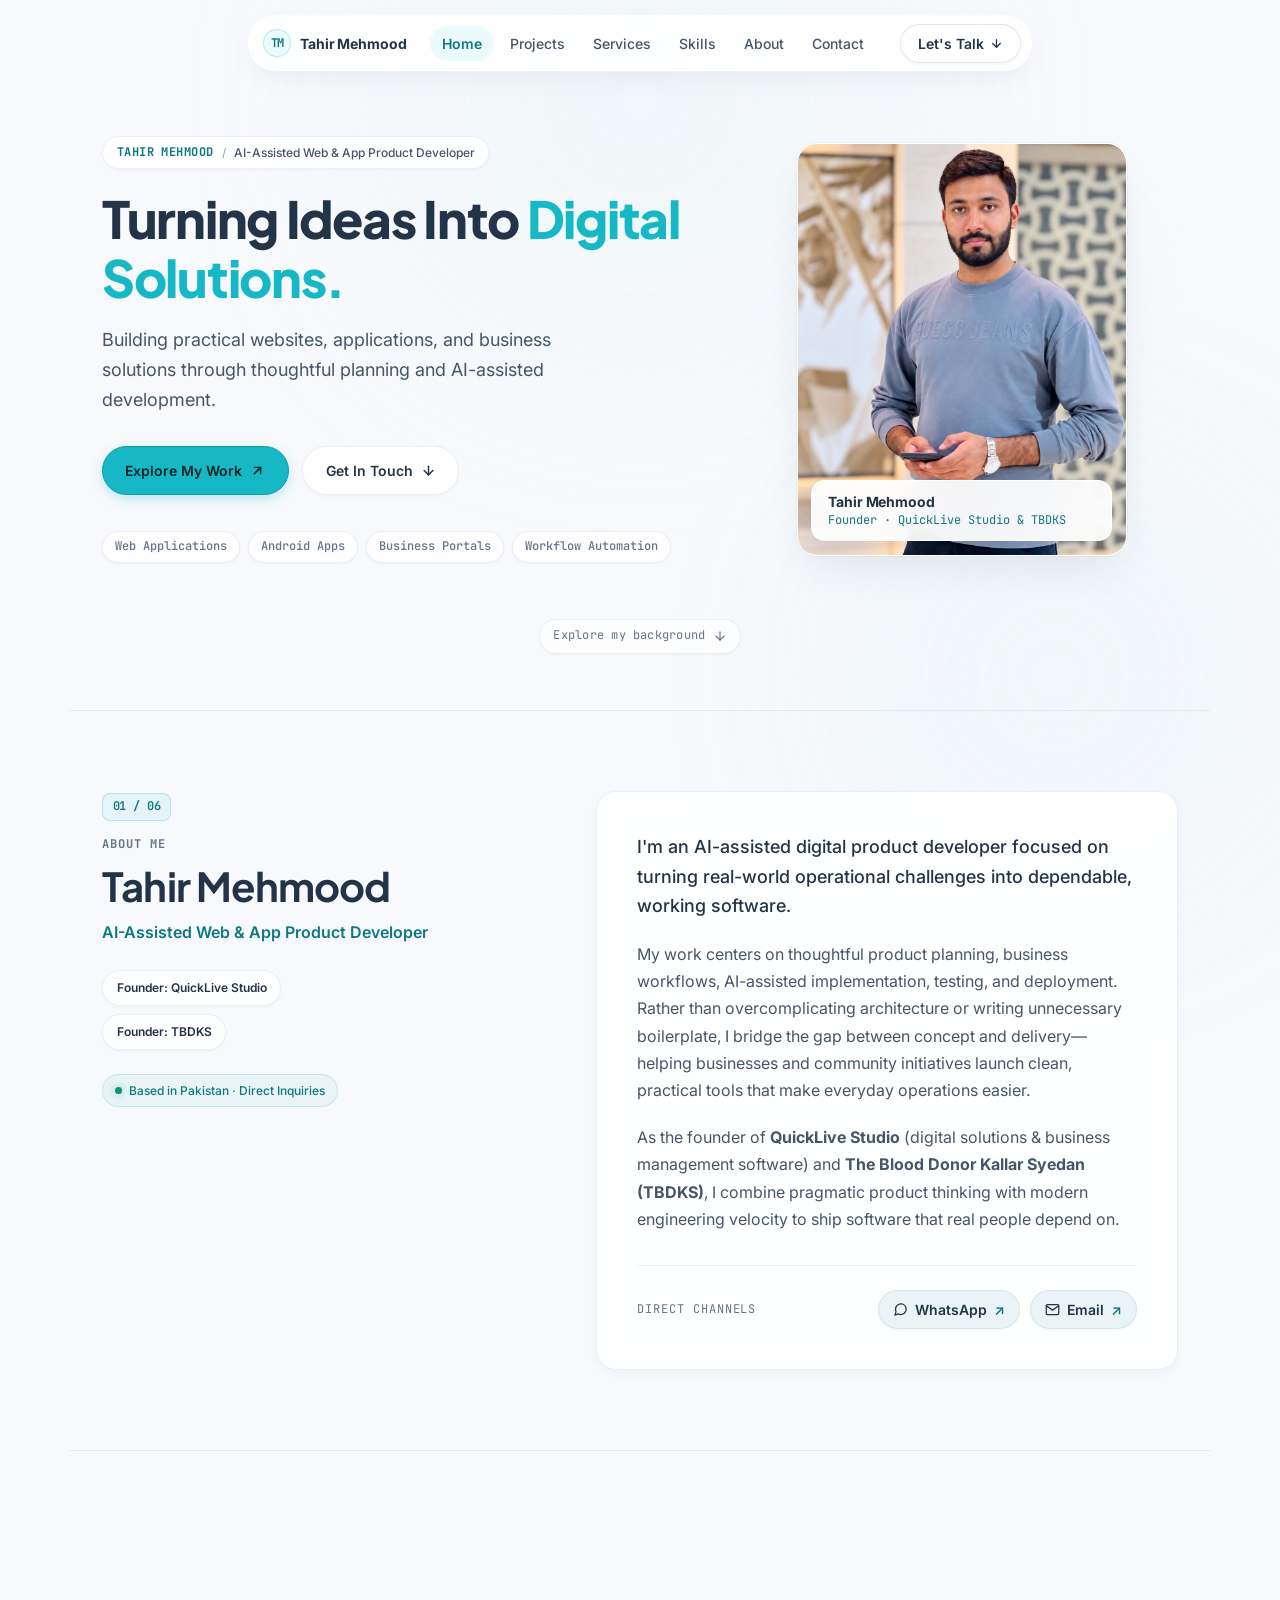
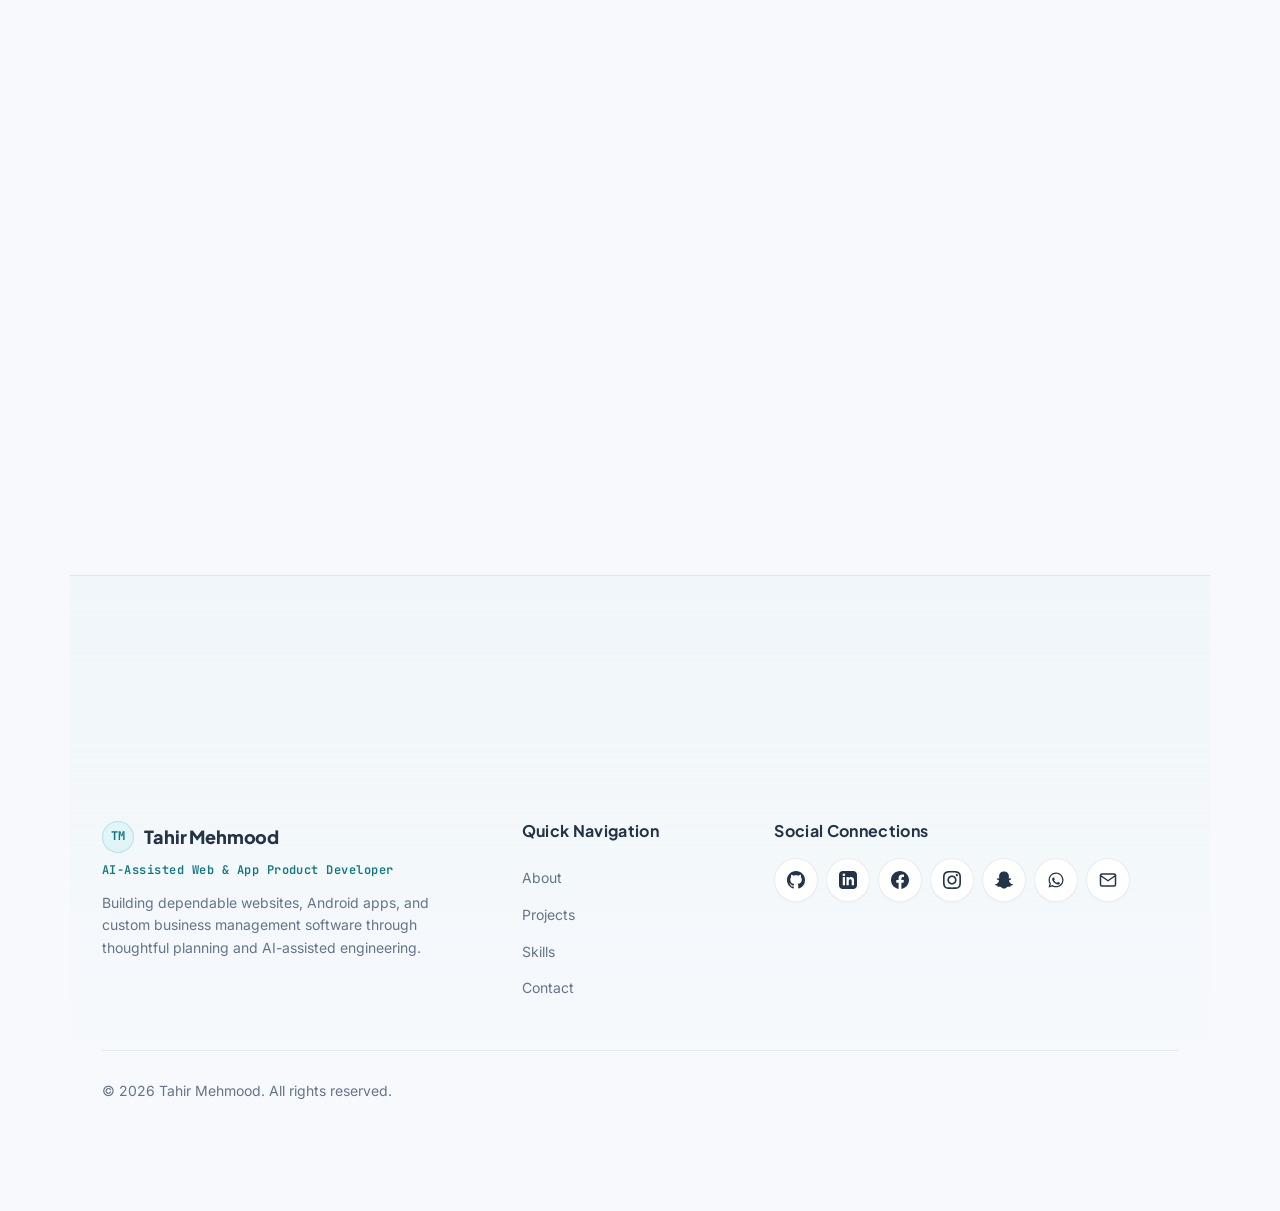
<file: index.html>
<!DOCTYPE html>
<html lang="en">
<head>
    <meta charset="UTF-8">
    <meta name="viewport" content="width=device-width, initial-scale=1.0">
    <title>Tahir Mehmood | Portfolio</title>
    <meta http-equiv="refresh" content="0; url=./Task-1-Personal-Portfolio/">
</head>
<body>
    <p>Opening Tahir Mehmood's Portfolio...</p>
    <p>
        <a href="./Task-1-Personal-Portfolio/">
            Click here to view the portfolio
        </a>
    </p>
</body>
</html>
</file>
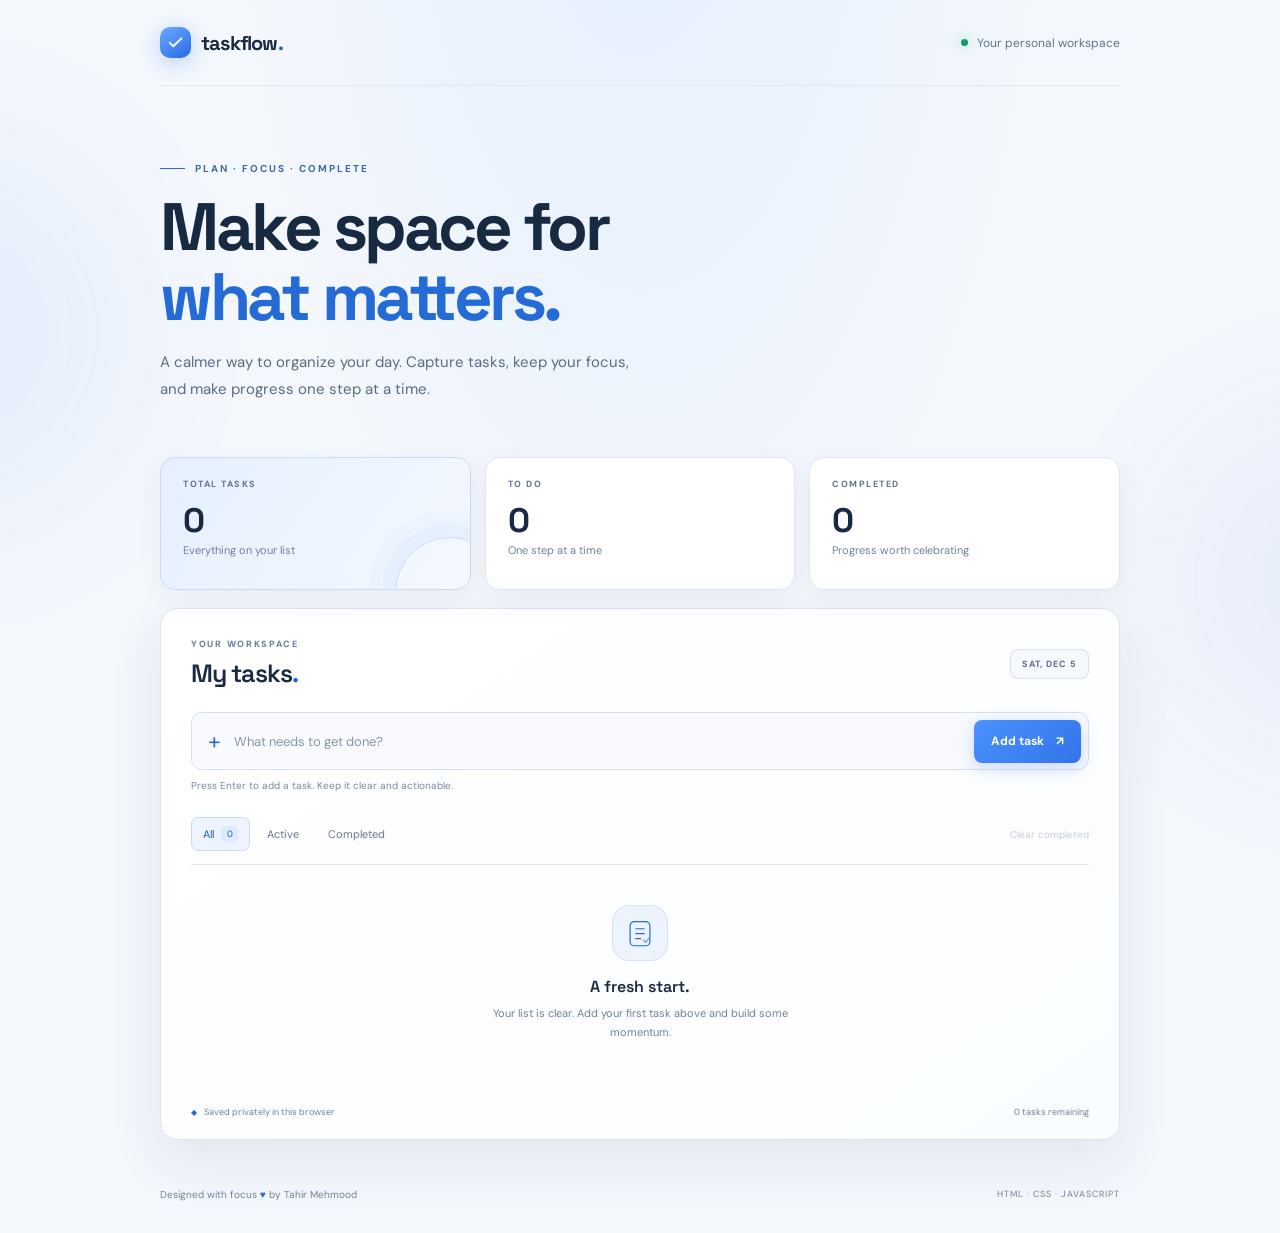
<file: Task-1-Option-2-To-Do-List/index.html>
<!doctype html>
<html lang="en">
<head>
  <meta charset="utf-8" />
  <meta name="viewport" content="width=device-width, initial-scale=1" />
  <meta name="theme-color" content="#f4f7fc" />
  <meta name="description" content="A clean, responsive to-do list application with local storage." />
  <title>TaskFlow — To-Do List</title>
  <link rel="preconnect" href="https://fonts.googleapis.com" />
  <link rel="preconnect" href="https://fonts.gstatic.com" crossorigin />
  <link href="https://fonts.googleapis.com/css2?family=DM+Sans:wght@400;500;600;700&family=Space+Grotesk:wght@500;600;700&display=swap" rel="stylesheet" />
  <link rel="stylesheet" href="style.css" />
</head>
<body>
  <div class="ambient ambient-one" aria-hidden="true"></div>
  <div class="ambient ambient-two" aria-hidden="true"></div>

  <main class="app-shell">
    <header class="topbar">
      <a class="brand" href="#top" aria-label="TaskFlow home">
        <span class="brand-mark" aria-hidden="true">
          <svg viewBox="0 0 24 24" fill="none"><path d="m5 12.5 4.2 4.2L19.5 6.8" stroke="currentColor" stroke-width="2.5" stroke-linecap="round" stroke-linejoin="round"/></svg>
        </span>
        <span>taskflow<span class="brand-dot">.</span></span>
      </a>
      <div class="topbar-note"><span class="live-dot"></span> Your personal workspace</div>
    </header>

    <section class="hero" id="top">
      <div class="eyebrow"><span class="eyebrow-line"></span> PLAN · FOCUS · COMPLETE</div>
      <h1>Make space for<br /><span>what matters.</span></h1>
      <p class="hero-copy">A calmer way to organize your day. Capture tasks, keep your focus, and make progress one step at a time.</p>
    </section>

    <section class="dashboard" aria-label="Task dashboard">
      <div class="summary-grid">
        <article class="summary-card summary-primary">
          <div class="summary-label">TOTAL TASKS</div>
          <div class="summary-value" id="totalCount">0</div>
          <div class="summary-foot">Everything on your list</div>
          <span class="summary-orb" aria-hidden="true"></span>
        </article>
        <article class="summary-card">
          <div class="summary-label">TO DO</div>
          <div class="summary-value" id="activeCount">0</div>
          <div class="summary-foot">One step at a time</div>
        </article>
        <article class="summary-card">
          <div class="summary-label">COMPLETED</div>
          <div class="summary-value" id="completedCount">0</div>
          <div class="summary-foot">Progress worth celebrating</div>
        </article>
      </div>

      <section class="task-panel" aria-labelledby="listHeading">
        <div class="panel-heading">
          <div>
            <div class="section-kicker">YOUR WORKSPACE</div>
            <h2 id="listHeading">My tasks<span class="heading-period">.</span></h2>
          </div>
          <div class="date-chip" id="todayLabel">TODAY</div>
        </div>

        <form class="add-form" id="taskForm">
          <label class="sr-only" for="taskInput">New task</label>
          <span class="input-plus" aria-hidden="true">+</span>
          <input id="taskInput" name="task" type="text" maxlength="140" placeholder="What needs to get done?" autocomplete="off" required />
          <button class="add-button" type="submit"><span>Add task</span><span aria-hidden="true">↗</span></button>
        </form>
        <p class="form-hint" id="formHint">Press Enter to add a task. Keep it clear and actionable.</p>

        <div class="list-toolbar">
          <div class="filters" role="group" aria-label="Filter tasks">
            <button class="filter-button is-active" type="button" data-filter="all" aria-pressed="true">All <span id="allFilterCount">0</span></button>
            <button class="filter-button" type="button" data-filter="active" aria-pressed="false">Active</button>
            <button class="filter-button" type="button" data-filter="completed" aria-pressed="false">Completed</button>
          </div>
          <button class="clear-button" id="clearCompleted" type="button" disabled>Clear completed</button>
        </div>

        <ul class="task-list" id="taskList" aria-live="polite" aria-relevant="additions removals text"></ul>
        <div class="empty-state" id="emptyState">
          <div class="empty-icon" aria-hidden="true">
            <svg viewBox="0 0 48 48" fill="none"><rect x="10" y="8" width="28" height="34" rx="6" stroke="currentColor" stroke-width="1.7"/><path d="M18 18h12M18 25h12M18 32h7" stroke="currentColor" stroke-width="1.7" stroke-linecap="round"/><path d="m29 34 3 3 6-7" stroke="#67A7FF" stroke-width="2" stroke-linecap="round" stroke-linejoin="round"/></svg>
          </div>
          <h3 id="emptyTitle">A fresh start.</h3>
          <p id="emptyCopy">Your list is clear. Add your first task above and build some momentum.</p>
        </div>

        <div class="panel-footer">
          <span><span class="footer-lock" aria-hidden="true">◆</span> Saved privately in this browser</span>
          <span id="remainingLabel">0 tasks remaining</span>
        </div>
      </section>
    </section>

    <footer class="footer">
      <span>Designed with focus<span class="footer-heart"> ♥ </span>by Tahir Mehmood</span>
      <span class="footer-tech">HTML · CSS · JAVASCRIPT</span>
    </footer>
  </main>

  <div class="toast" id="toast" role="status" aria-live="polite"></div>
  <script src="script.js"></script>
</body>
</html>
</file>
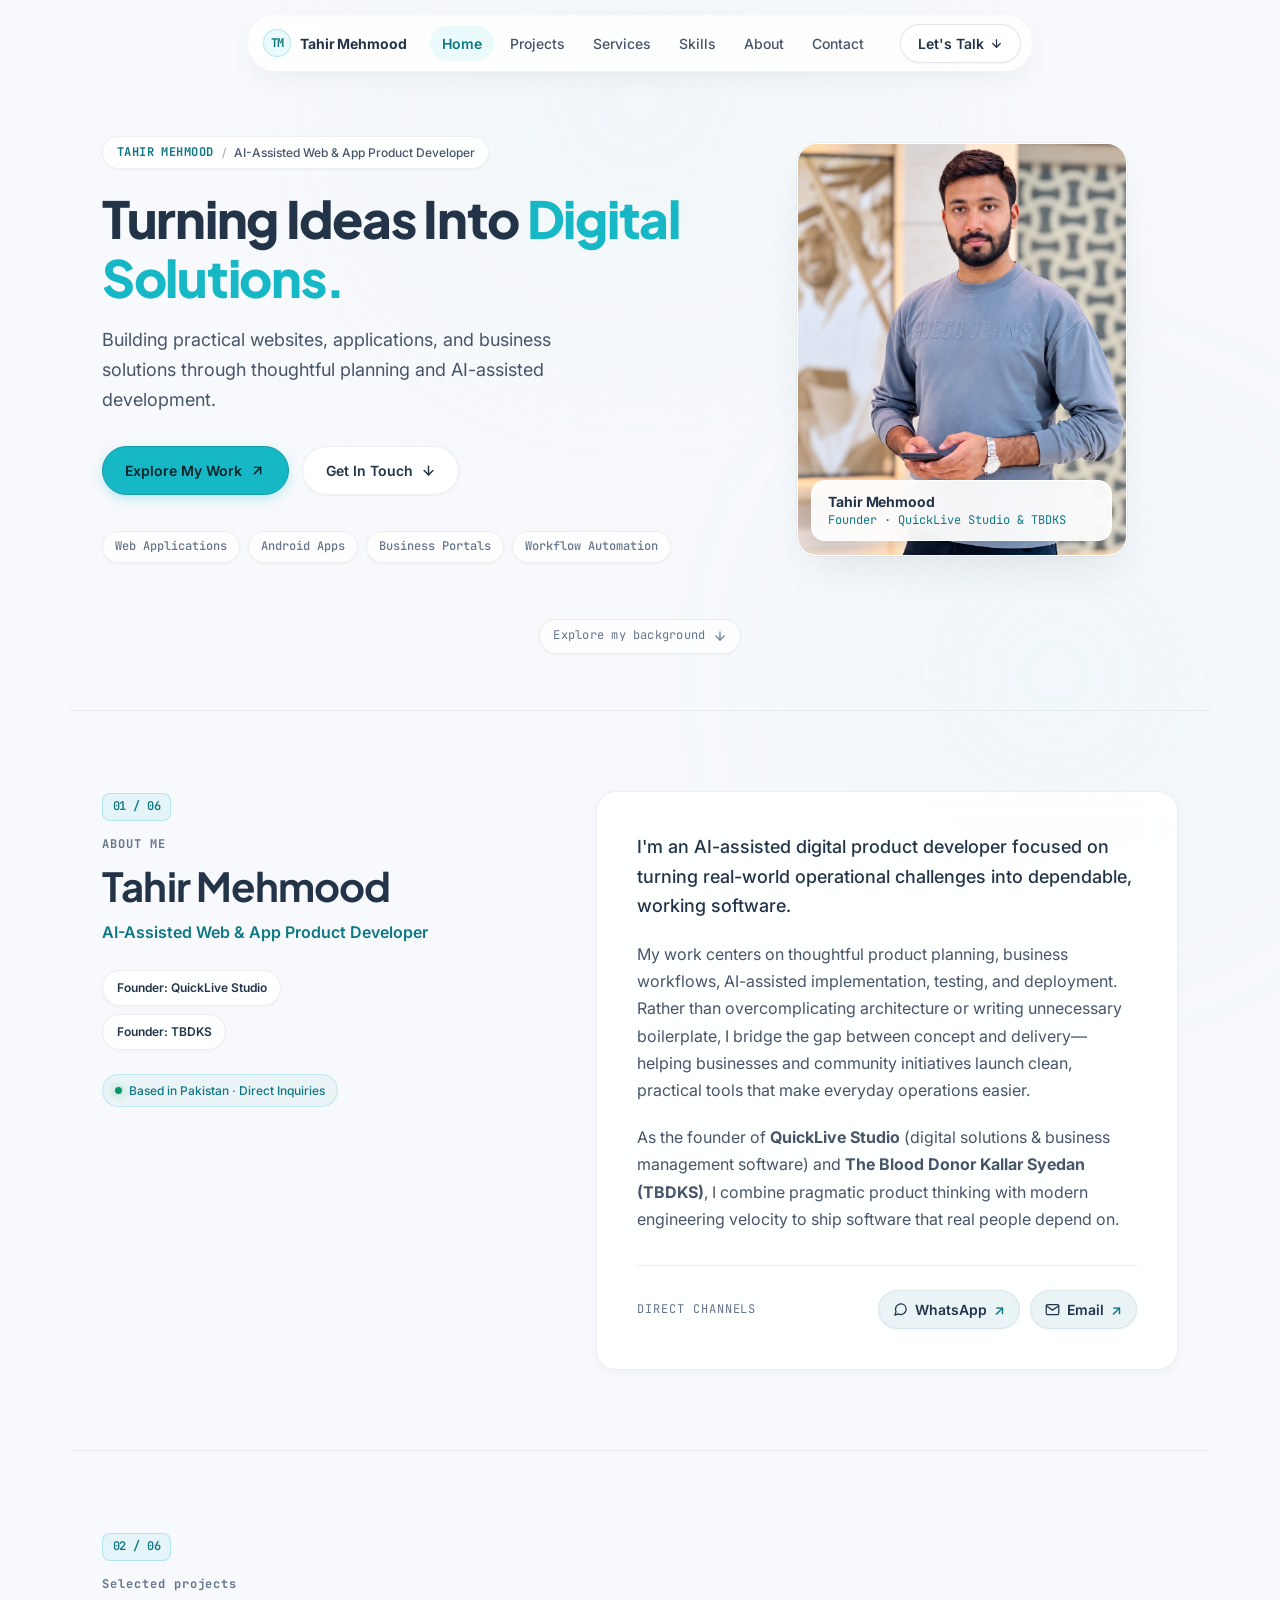
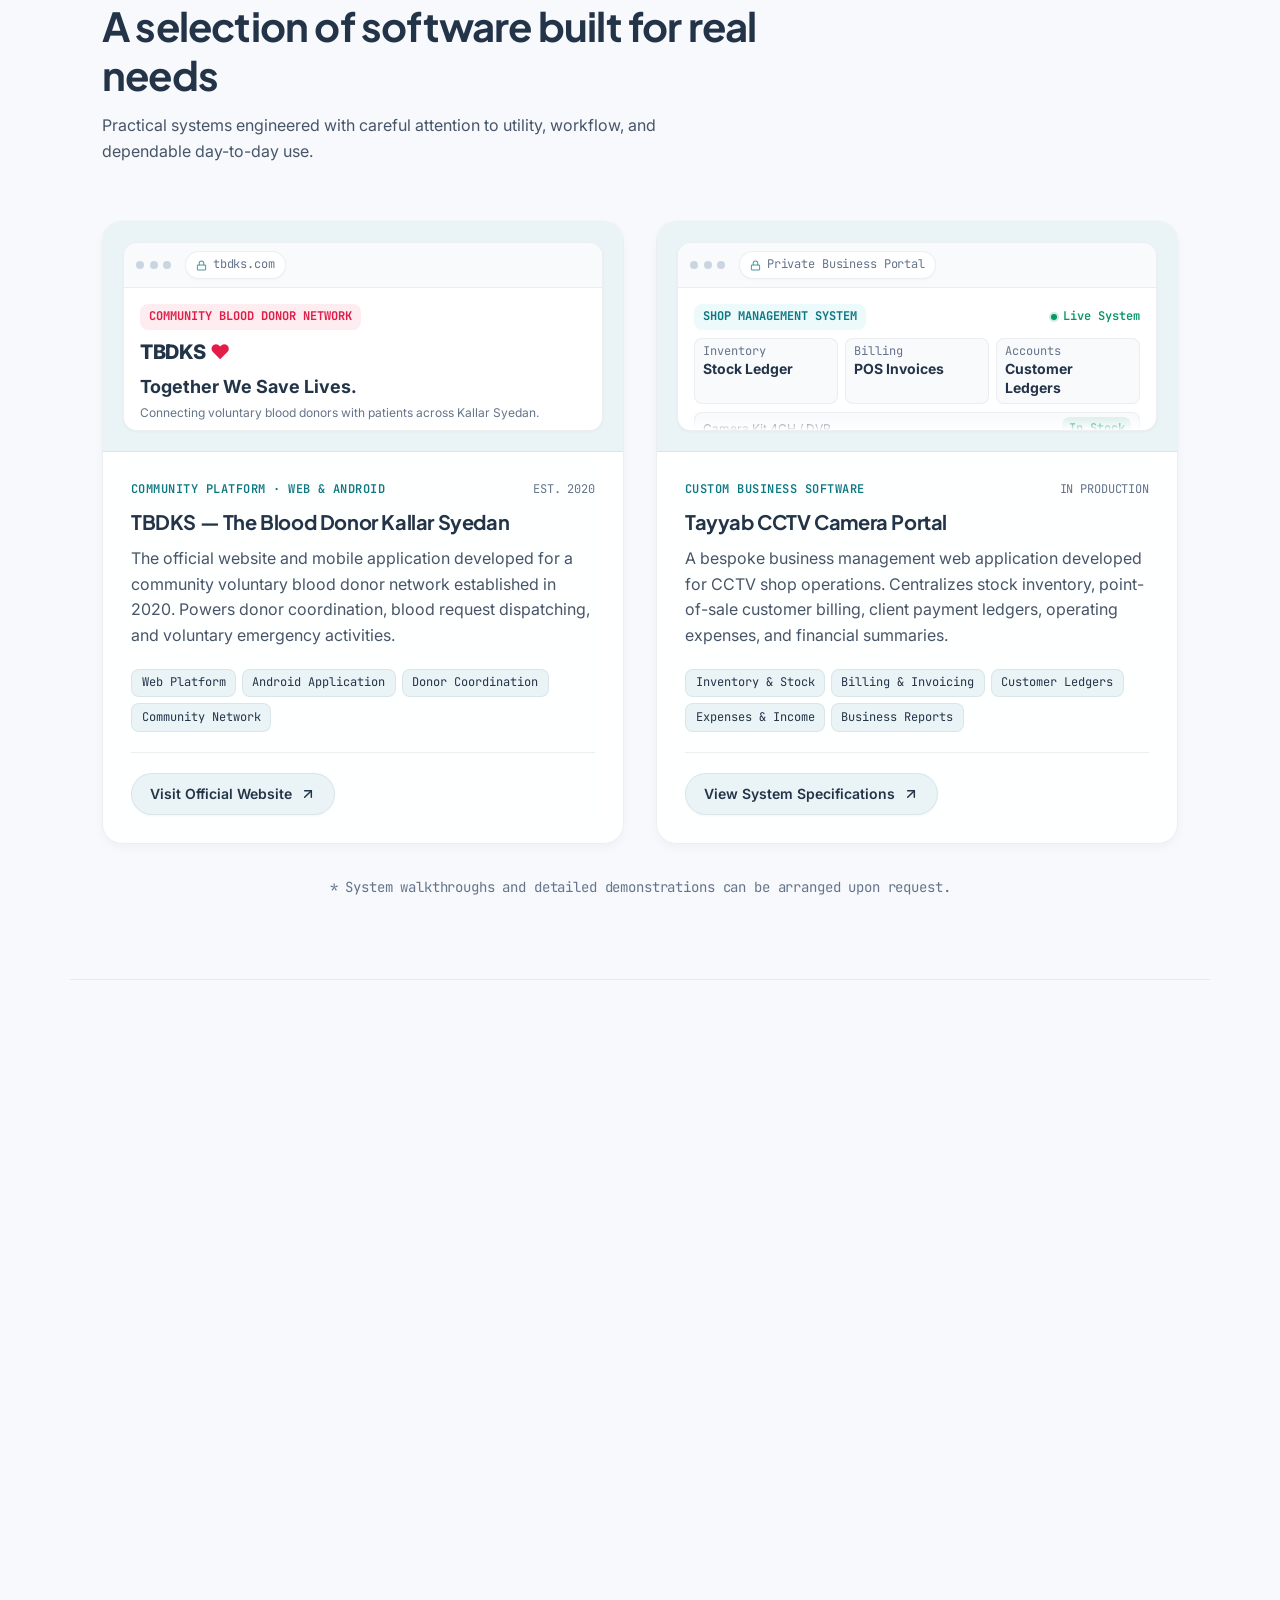
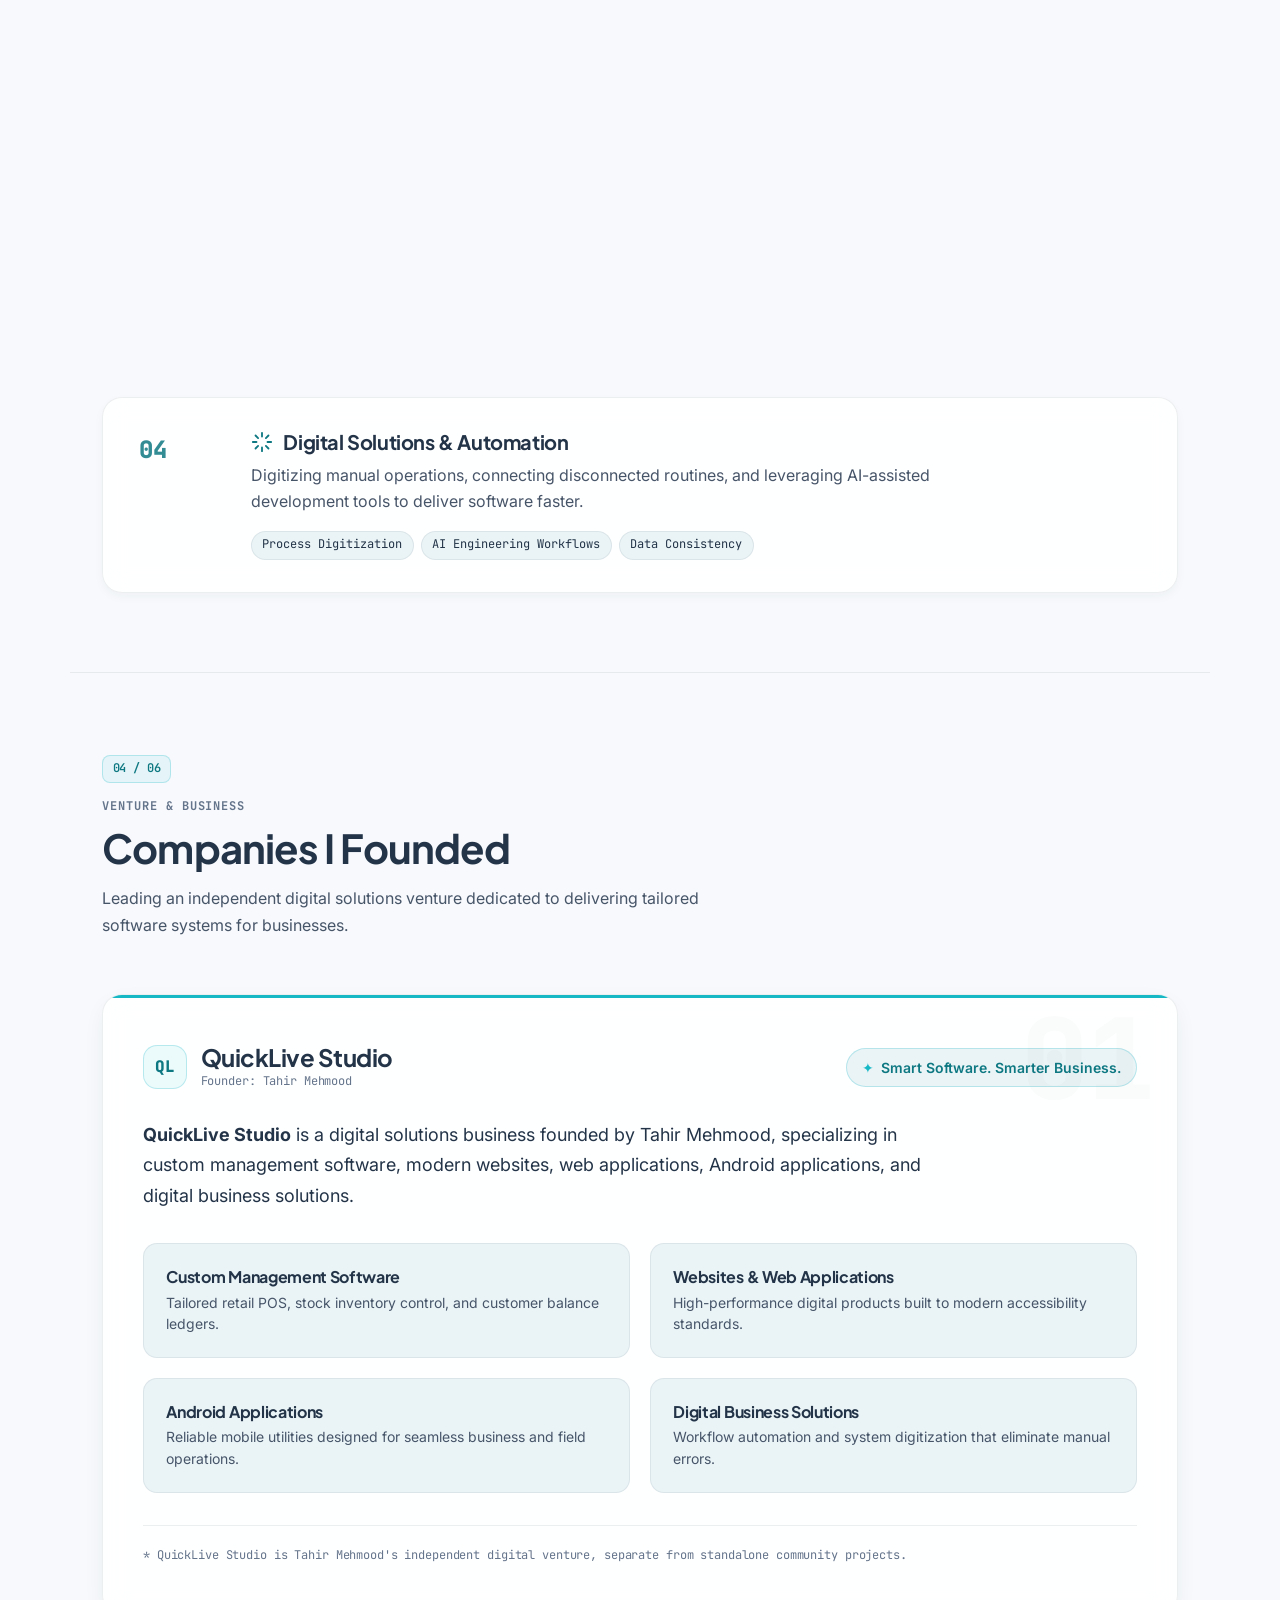
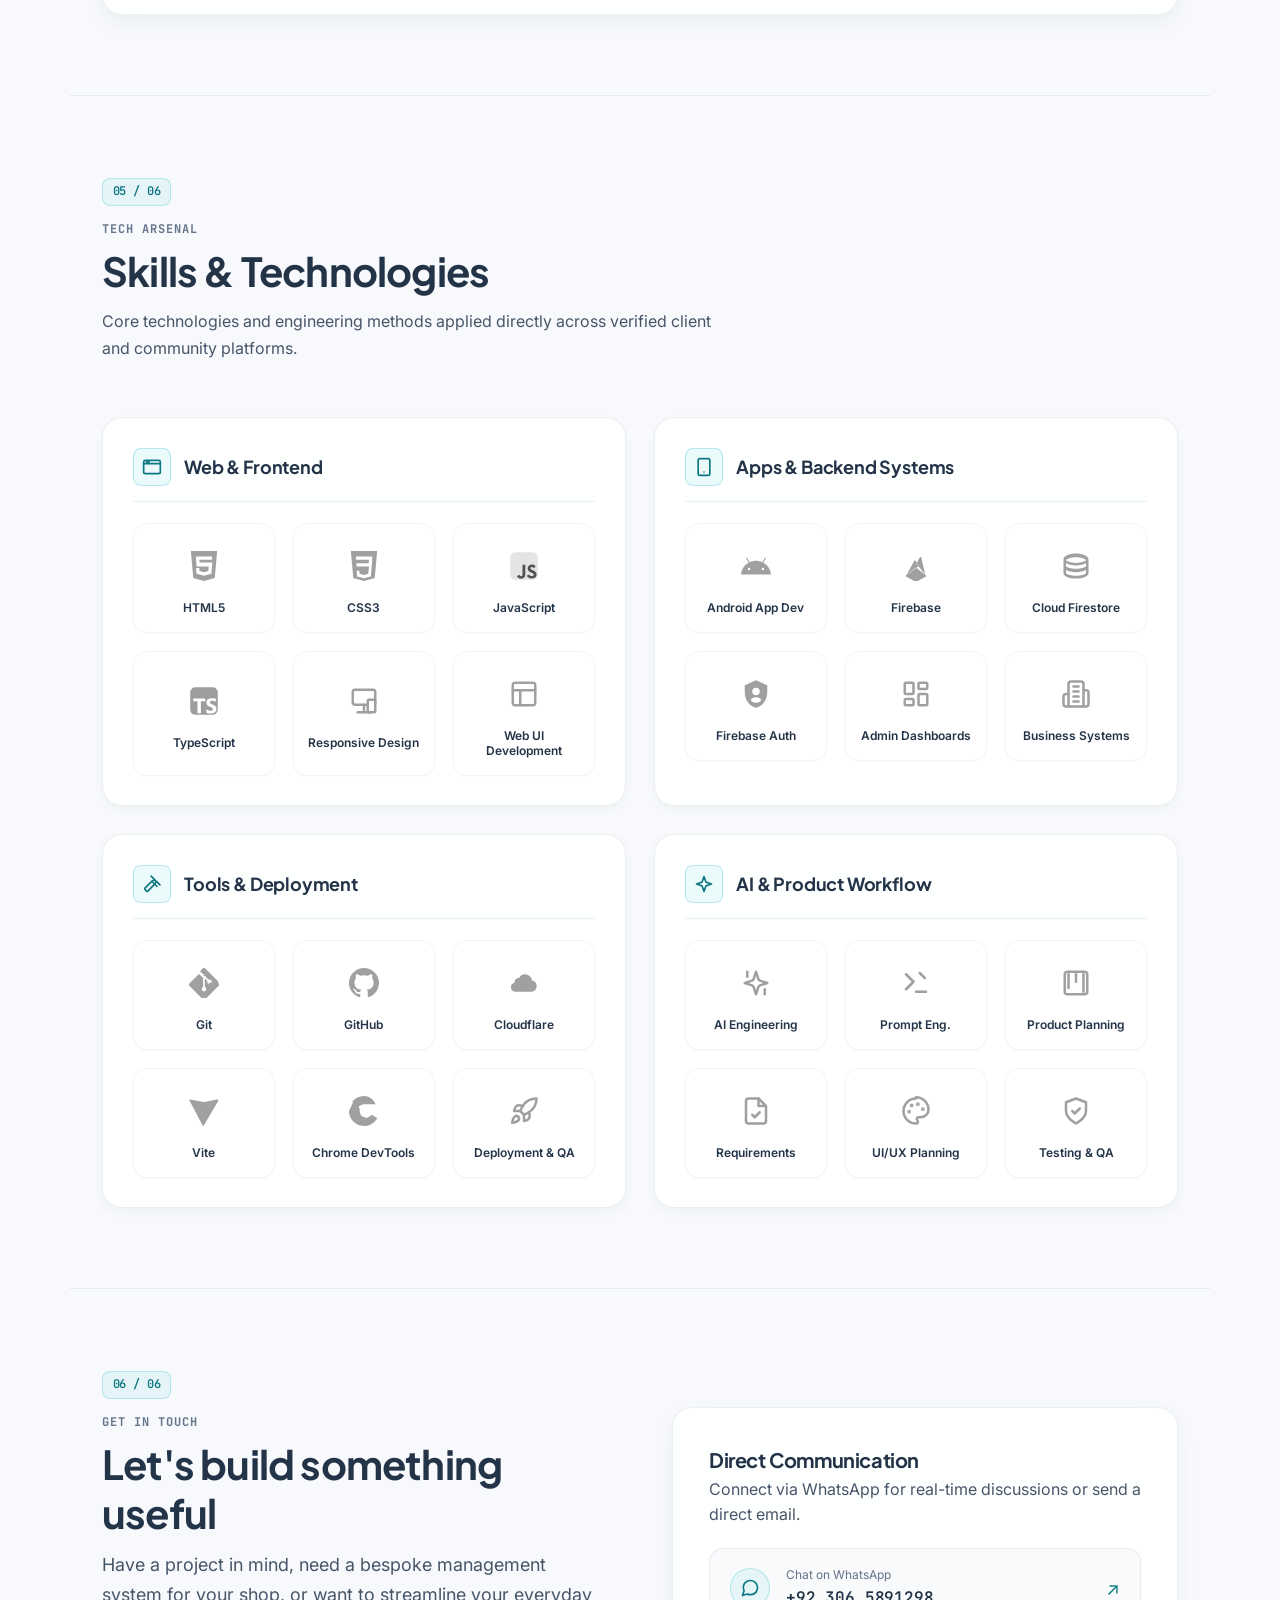
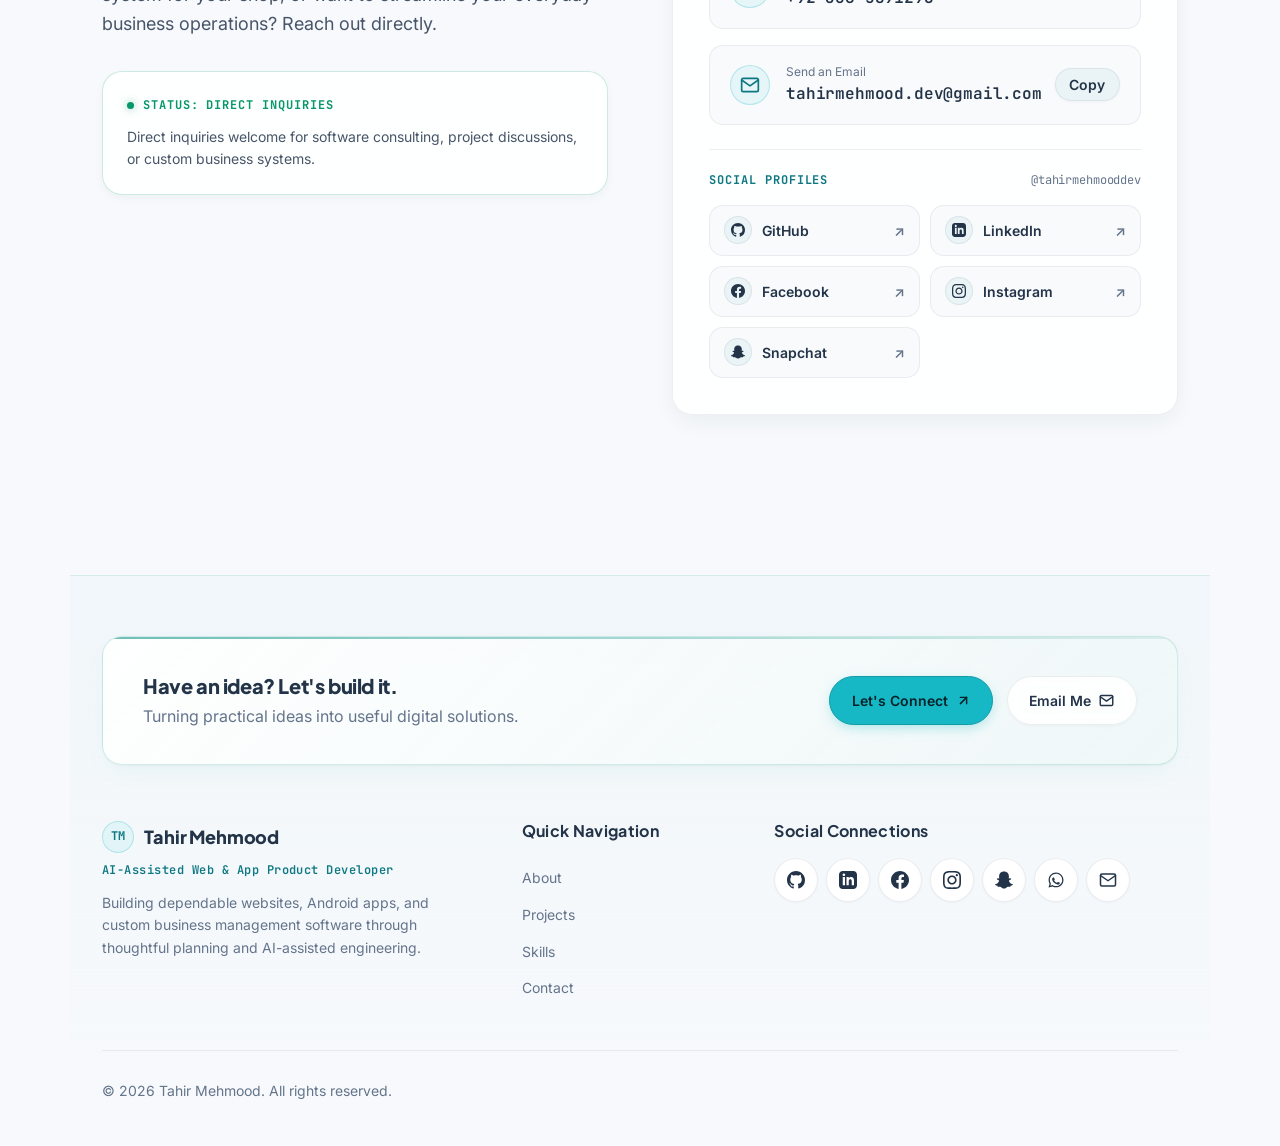
<file: Task-1-Personal-Portfolio/index.html>
<!doctype html>
<html lang="en">

<head>
  <meta charset="UTF-8" />
  <meta name="viewport" content="width=device-width, initial-scale=1" />
  <meta name="theme-color" content="#F7F9FC" />
  <meta name="description"
    content="Tahir Mehmood — AI-Assisted Web & App Product Developer and founder of QuickLive Studio and TBDKS. Turning ideas into working digital products through thoughtful planning and AI-assisted development." />
  <meta name="author" content="Tahir Mehmood" />
  <link rel="canonical" href="https://tahirmehmood.com/" />

  <!-- Open Graph / Social Sharing -->
  <meta property="og:type" content="website" />
  <meta property="og:title" content="Tahir Mehmood | AI-Assisted Web & App Product Developer" />
  <meta property="og:description"
    content="Turning ideas into working digital products. Building practical websites, applications, and business solutions." />
  <meta property="og:url" content="https://tahirmehmood.com/" />
  <meta property="og:site_name" content="Tahir Mehmood Portfolio" />
  <meta property="og:locale" content="en_US" />

  <!-- Twitter Meta -->
  <meta name="twitter:card" content="summary_large_image" />
  <meta name="twitter:title" content="Tahir Mehmood | AI-Assisted Web & App Product Developer" />
  <meta name="twitter:description"
    content="Turning ideas into working digital products. Web · Mobile · AI · Business Solutions." />

  <!-- Google Fonts: Plus Jakarta Sans, Inter & JetBrains Mono -->
  <link rel="preconnect" href="https://fonts.googleapis.com" />
  <link rel="preconnect" href="https://fonts.gstatic.com" crossorigin />
  <link
    href="https://fonts.googleapis.com/css2?family=JetBrains+Mono:wght@400;500;600&family=Plus+Jakarta+Sans:wght@500;600;700;800&family=Inter:wght@400;500;600&display=swap"
    rel="stylesheet" />

  <link rel="icon" type="image/svg+xml" href="assets/favicon.svg" />
  <link rel="stylesheet" href="styles.css" />
  <script defer src="script.js"></script>

  <!-- Schema.org Person Structured Data -->
  <script type="application/ld+json">
  {
    "@context": "https://schema.org",
    "@type": "Person",
    "name": "Tahir Mehmood",
    "url": "https://tahirmehmood.com/",
    "email": "tahirmehmood.dev@gmail.com",
    "telephone": "+923065891298",
    "jobTitle": "AI-Assisted Web & App Product Developer",
    "description": "Turning ideas into working digital products through thoughtful planning and AI-assisted development. Founder of QuickLive Studio and The Blood Donor Kallar Syedan (TBDKS).",
    "sameAs": [
      "https://facebook.com/tahirmehmooddev",
      "https://instagram.com/tahirmehmooddev",
      "https://linkedin.com/in/tahirmehmooddev",
      "https://github.com/tahirmehmooddev",
      "https://www.snapchat.com/add/tahirm.dev"
    ],
    "knowsAbout": [
      "Digital Product Planning",
      "Web Application Development",
      "Android Application Development",
      "Business Management Systems",
      "AI-Assisted Engineering",
      "Workflow Automation"
    ]
  }
  </script>
  <title>Tahir Mehmood | AI-Assisted Web & App Product Developer</title>
</head>

<body class="antialiased">
  <a class="skip-link" href="#main">Skip to content</a>

  <!-- Ambient background glow elements -->
  <div class="ambient ambient-top" aria-hidden="true"></div>
  <div class="ambient ambient-bottom" aria-hidden="true"></div>

  <!-- Floating Centered Navbar Dock -->
  <header class="navbar-wrapper">
    <nav class="navbar-dock" aria-label="Primary navigation">
      <div class="navbar-progress" id="navbar-progress" aria-hidden="true"></div>

      <!-- Brand Logo -->
      <a class="navbar-brand" href="#home" aria-label="Tahir Mehmood">
        <span class="navbar-brand-mark" aria-hidden="true">TM</span>
        <span class="navbar-brand-name">Tahir Mehmood</span>
      </a>

      <!-- Desktop Navigation Links (Compact, Single-Line) -->
      <div class="navbar-links" id="main-menu" role="menubar">
        <a href="#home" class="navbar-link" role="menuitem">Home</a>
        <a href="#projects" class="navbar-link" role="menuitem">Projects</a>
        <a href="#services" class="navbar-link" role="menuitem">Services</a>
        <a href="#skills" class="navbar-link" role="menuitem">Skills</a>
        <a href="#about" class="navbar-link" role="menuitem">About</a>
        <a href="#contact" class="navbar-link" role="menuitem">Contact</a>
      </div>

      <!-- Navbar Right Utilities -->
      <div class="navbar-end">
        <a class="navbar-cta-btn" href="#contact">
          <span>Let's Talk</span>
          <svg class="cta-arrow" xmlns="http://www.w3.org/2000/svg" width="13" height="13" viewBox="0 0 24 24"
            fill="none" stroke="currentColor" stroke-width="2.3" stroke-linecap="round" stroke-linejoin="round"
            aria-hidden="true">
            <path d="M12 5v14"></path>
            <path d="m19 12-7 7-7-7"></path>
          </svg>
        </a>

        <!-- Mobile Menu Toggle -->
        <button class="navbar-menu-toggle" type="button" aria-expanded="false" aria-controls="mobile-nav"
          aria-label="Toggle navigation menu">
          <span class="toggle-bar"></span>
          <span class="toggle-bar"></span>
        </button>
      </div>
    </nav>
  </header>

  <!-- Mobile Navigation Sheet / Drawer -->
  <div class="mobile-nav" id="mobile-nav" aria-hidden="true">
    <div class="mobile-nav-backdrop" id="mobile-nav-backdrop"></div>
    <div class="mobile-nav-panel">
      <div class="mobile-nav-header">
        <span class="mobile-nav-title font-mono">TAHIR MEHMOOD</span>
        <button class="mobile-nav-close" type="button" aria-label="Close menu">✕</button>
      </div>
      <div class="mobile-nav-links">
        <a href="#home" class="mobile-nav-link"><span>01</span> Home</a>
        <a href="#projects" class="mobile-nav-link"><span>02</span> Projects</a>
        <a href="#services" class="mobile-nav-link"><span>03</span> Services</a>
        <a href="#quicklive" class="mobile-nav-link"><span>04</span> QuickLive Studio</a>
        <a href="#skills" class="mobile-nav-link"><span>05</span> Skills</a>
        <a href="#about" class="mobile-nav-link"><span>06</span> About Me</a>
        <a href="#contact" class="mobile-nav-link"><span>07</span> Contact</a>
      </div>
      <div class="mobile-nav-footer">
        <a class="btn btn-primary btn-full" href="#contact">Let's Discuss Your Project ↗</a>
      </div>
    </div>
  </div>

  <main id="main">
    <!-- Hero Section -->
    <section id="home" class="hero-section wrap">
      <div class="hero-container">
        <!-- Hero Text Column -->
        <div class="hero-content reveal">
          <div class="hero-eyebrow">
            <span class="hero-identity-name font-mono">TAHIR MEHMOOD</span>
            <span class="hero-eyebrow-sep" aria-hidden="true">/</span>
            <span class="hero-status-text">AI-Assisted Web & App Product Developer</span>
          </div>

          <h1 class="hero-title">
            Turning Ideas Into <span class="hero-accent">Digital Solutions.</span>
          </h1>

          <p class="hero-subtitle">
            Building practical websites, applications, and business solutions through thoughtful planning and
            AI-assisted development.
          </p>

          <div class="hero-actions">
            <a class="btn btn-primary" href="#projects">
              <span>Explore My Work</span>
              <svg xmlns="http://www.w3.org/2000/svg" width="15" height="15" viewBox="0 0 24 24" fill="none"
                stroke="currentColor" stroke-width="2.3" stroke-linecap="round" stroke-linejoin="round"
                aria-hidden="true">
                <path d="M7 7h10v10"></path>
                <path d="M7 17 17 7"></path>
              </svg>
            </a>
            <a class="btn btn-secondary" href="#contact">
              <span>Get In Touch</span>
              <svg xmlns="http://www.w3.org/2000/svg" width="15" height="15" viewBox="0 0 24 24" fill="none"
                stroke="currentColor" stroke-width="2.3" stroke-linecap="round" stroke-linejoin="round"
                aria-hidden="true">
                <path d="M12 5v14"></path>
                <path d="m19 12-7 7-7-7"></path>
              </svg>
            </a>
          </div>

          <!-- Hero Capabilities Pills -->
          <div class="hero-tags" aria-label="Core Capabilities">
            <span class="hero-tag">Web Applications</span>
            <span class="hero-tag">Android Apps</span>
            <span class="hero-tag">Business Portals</span>
            <span class="hero-tag">Workflow Automation</span>
          </div>
        </div>

        <!-- Hero Portrait Column -->
        <div class="hero-visual reveal">
          <div class="portrait-halo" aria-hidden="true"></div>
          <div class="portrait-card">
            <!-- Fallback Monogram Avatar -->
            <div class="portrait-placeholder" id="portrait-placeholder" aria-hidden="true">
              <span class="monogram-text">TM</span>
            </div>

            <!-- Real Profile Photo -->
            <img id="profile-photo" src="assets/profile.png" alt="Portrait of Tahir Mehmood" width="400" height="500"
              loading="eager" decoding="async" />

            <!-- Clean Bottom Glass Badge -->
            <div class="portrait-meta-badge">
              <span class="portrait-meta-name">Tahir Mehmood</span>
              <span class="portrait-meta-role">Founder · QuickLive Studio & TBDKS</span>
            </div>
          </div>
        </div>
      </div>

      <!-- Scroll Indicator -->
      <div class="hero-scroll-prompt reveal">
        <a href="#about" class="scroll-link font-mono" aria-label="Scroll down to About section">
          <span>Explore my background</span>
          <svg xmlns="http://www.w3.org/2000/svg" width="14" height="14" viewBox="0 0 24 24" fill="none"
            stroke="currentColor" stroke-width="2" stroke-linecap="round" stroke-linejoin="round" aria-hidden="true">
            <path d="M12 5v14"></path>
            <path d="m19 12-7 7-7-7"></path>
          </svg>
        </a>
      </div>
    </section>

    <!-- Section 01: About Me -->
    <section id="about" class="about-section wrap section-divider-top">
      <div class="about-grid">
        <!-- Identity Column -->
        <div class="about-identity reveal">
          <div class="section-index font-mono" aria-hidden="true">01 <span>/</span> 06</div>
          <span class="section-eyebrow">ABOUT ME</span>
          <h2 class="about-name">Tahir Mehmood</h2>
          <p class="about-role">AI-Assisted Web & App Product Developer</p>

          <div class="about-badges">
            <span class="founder-badge">Founder: QuickLive Studio</span>
            <span class="founder-badge">Founder: TBDKS</span>
          </div>

          <div class="about-status-pill">
            <span class="availability-dot" aria-hidden="true"></span>
            <span>Based in Pakistan · Direct Inquiries</span>
          </div>
        </div>

        <!-- Narrative Column -->
        <div class="about-content reveal">
          <p class="about-lead">
            I'm an AI-assisted digital product developer focused on turning real-world operational challenges into
            dependable, working software.
          </p>

          <p class="about-body">
            My work centers on thoughtful product planning, business workflows, AI-assisted implementation, testing, and
            deployment. Rather than overcomplicating architecture or writing unnecessary boilerplate, I bridge the gap
            between concept and delivery—helping businesses and community initiatives launch clean, practical tools that
            make everyday operations easier.
          </p>

          <p class="about-body">
            As the founder of <strong>QuickLive Studio</strong> (digital solutions & business management software) and
            <strong>The Blood Donor Kallar Syedan (TBDKS)</strong>, I combine pragmatic product thinking with modern
            engineering velocity to ship software that real people depend on.
          </p>

          <div class="about-channels-bar">
            <span class="channels-label font-mono">DIRECT CHANNELS</span>
            <div class="channels-links">
              <a href="https://wa.me/923065891298" target="_blank" rel="noopener noreferrer" class="channel-chip"
                aria-label="Connect on WhatsApp">
                <svg xmlns="http://www.w3.org/2000/svg" width="15" height="15" viewBox="0 0 24 24" fill="none"
                  stroke="currentColor" stroke-width="2" stroke-linecap="round" stroke-linejoin="round"
                  aria-hidden="true">
                  <path
                    d="M21 11.5a8.38 8.38 0 0 1-.9 3.8 8.5 8.5 0 0 1-7.6 4.7 8.38 8.38 0 0 1-3.8-.9L3 21l1.9-5.7a8.38 8.38 0 0 1-.9-3.8 8.5 8.5 0 0 1 4.7-7.6 8.38 8.38 0 0 1 3.8-.9h.5a8.48 8.48 0 0 1 8 8v.5z">
                  </path>
                </svg>
                <span>WhatsApp</span>
                <span class="chip-arrow" aria-hidden="true">↗</span>
              </a>

              <a href="mailto:tahirmehmood.dev@gmail.com" class="channel-chip" aria-label="Send direct email">
                <svg xmlns="http://www.w3.org/2000/svg" width="15" height="15" viewBox="0 0 24 24" fill="none"
                  stroke="currentColor" stroke-width="2" stroke-linecap="round" stroke-linejoin="round"
                  aria-hidden="true">
                  <path d="M4 4h16c1.1 0 2 .9 2 2v12c0 1.1-.9 2-2 2H4c-1.1 0-2-.9-2-2V6c0-1.1.9-2 2-2z"></path>
                  <polyline points="22,6 12,13 2,6"></polyline>
                </svg>
                <span>Email</span>
                <span class="chip-arrow" aria-hidden="true">↗</span>
              </a>
            </div>
          </div>
        </div>
      </div>
    </section>

    <!-- Section 02: Selected Projects -->
    <section id="projects" class="projects-section wrap section-divider-top">
      <div class="section-heading-row reveal">
        <div>
          <div class="section-index font-mono" aria-hidden="true">02 <span>/</span> 06</div>
          <span class="section-eyebrow">Selected projects</span>
          <h2 class="section-title">A selection of software built for real needs</h2>
          <p class="section-subtitle">
            Practical systems engineered with careful attention to utility, workflow, and dependable day-to-day use.
          </p>
        </div>
      </div>

      <div class="projects-grid">
        <!-- Project 1: TBDKS -->
        <article class="project-card reveal">
          <!-- Card Header / Visual Preview -->
          <div class="project-card-visual blood-visual" role="img" aria-label="TBDKS platform preview">
            <div class="visual-glass-window">
              <div class="visual-toolbar">
                <span class="window-dot"></span>
                <span class="window-dot"></span>
                <span class="window-dot"></span>
                <div class="window-url-bar font-mono">
                  <svg class="url-lock-icon" xmlns="http://www.w3.org/2000/svg" width="11" height="11"
                    viewBox="0 0 24 24" fill="none" stroke="currentColor" stroke-width="2.2" stroke-linecap="round"
                    stroke-linejoin="round" aria-hidden="true">
                    <rect x="3" y="11" width="18" height="11" rx="2" ry="2"></rect>
                    <path d="M7 11V7a5 5 0 0 1 10 0v4"></path>
                  </svg>
                  <span>tbdks.com</span>
                </div>
              </div>
              <div class="visual-mockup tbdks-mockup">
                <span class="mockup-pill">COMMUNITY BLOOD DONOR NETWORK</span>
                <div class="mockup-brand">TBDKS <span class="heart-icon">♥</span></div>
                <div class="mockup-headline">Together We Save Lives.</div>
                <p class="mockup-sub">Connecting voluntary blood donors with patients across Kallar Syedan.</p>
                <div class="mockup-chips">
                  <span class="stat-tag">Est. 2020</span>
                  <span class="stat-tag">Verified Volunteers</span>
                  <span class="stat-tag">Urgent Coordination</span>
                </div>
              </div>
            </div>
          </div>

          <!-- Card Content -->
          <div class="project-card-body">
            <div class="project-topline">
              <span class="project-category font-mono">COMMUNITY PLATFORM · WEB & ANDROID</span>
              <span class="project-year font-mono">EST. 2020</span>
            </div>

            <h3 class="project-title">TBDKS — The Blood Donor Kallar Syedan</h3>
            <p class="project-description">
              The official website and mobile application developed for a community voluntary blood donor network
              established in 2020. Powers donor coordination, blood request dispatching, and voluntary emergency
              activities.
            </p>

            <div class="project-tech-list">
              <span class="tech-pill">Web Platform</span>
              <span class="tech-pill">Android Application</span>
              <span class="tech-pill">Donor Coordination</span>
              <span class="tech-pill">Community Network</span>
            </div>

            <div class="project-card-footer">
              <a href="https://tbdks.com" target="_blank" rel="noopener noreferrer" class="project-link-btn">
                <span>Visit Official Website</span>
                <svg xmlns="http://www.w3.org/2000/svg" width="16" height="16" viewBox="0 0 24 24" fill="none"
                  stroke="currentColor" stroke-width="2.2" stroke-linecap="round" stroke-linejoin="round"
                  aria-hidden="true">
                  <path d="M7 7h10v10"></path>
                  <path d="M7 17 17 7"></path>
                </svg>
              </a>
            </div>
          </div>
        </article>

        <!-- Project 2: Tayyab CCTV Camera Portal -->
        <article class="project-card reveal">
          <!-- Card Header / Visual Preview -->
          <div class="project-card-visual cctv-visual" role="img" aria-label="Tayyab CCTV Camera portal preview">
            <div class="visual-glass-window">
              <div class="visual-toolbar">
                <span class="window-dot"></span>
                <span class="window-dot"></span>
                <span class="window-dot"></span>
                <div class="window-url-bar font-mono">
                  <svg class="url-lock-icon" xmlns="http://www.w3.org/2000/svg" width="11" height="11"
                    viewBox="0 0 24 24" fill="none" stroke="currentColor" stroke-width="2.2" stroke-linecap="round"
                    stroke-linejoin="round" aria-hidden="true">
                    <rect x="3" y="11" width="18" height="11" rx="2" ry="2"></rect>
                    <path d="M7 11V7a5 5 0 0 1 10 0v4"></path>
                  </svg>
                  <span>Private Business Portal</span>
                </div>
              </div>
              <div class="visual-mockup cctv-mockup">
                <div class="cctv-mock-header">
                  <span class="mockup-pill cctv-pill">SHOP MANAGEMENT SYSTEM</span>
                  <span class="cctv-status-dot">Live System</span>
                </div>
                <div class="cctv-stat-grid">
                  <div class="cctv-stat-box">
                    <small>Inventory</small>
                    <strong>Stock Ledger</strong>
                  </div>
                  <div class="cctv-stat-box">
                    <small>Billing</small>
                    <strong>POS Invoices</strong>
                  </div>
                  <div class="cctv-stat-box">
                    <small>Accounts</small>
                    <strong>Customer Ledgers</strong>
                  </div>
                </div>
                <div class="cctv-line-items">
                  <div class="cctv-row"><span>Camera Kit 4CH / DVR</span><span class="cctv-tag">In Stock</span></div>
                  <div class="cctv-row"><span>Contractor Ledger #1042</span><span
                      class="cctv-tag tag-cyan">Cleared</span></div>
                </div>
              </div>
            </div>
          </div>

          <!-- Card Content -->
          <div class="project-card-body">
            <div class="project-topline">
              <span class="project-category font-mono">CUSTOM BUSINESS SOFTWARE</span>
              <span class="project-year font-mono">IN PRODUCTION</span>
            </div>

            <h3 class="project-title">Tayyab CCTV Camera Portal</h3>
            <p class="project-description">
              A bespoke business management web application developed for CCTV shop operations. Centralizes stock
              inventory, point-of-sale customer billing, client payment ledgers, operating expenses, and financial
              summaries.
            </p>

            <div class="project-tech-list">
              <span class="tech-pill">Inventory & Stock</span>
              <span class="tech-pill">Billing & Invoicing</span>
              <span class="tech-pill">Customer Ledgers</span>
              <span class="tech-pill">Expenses & Income</span>
              <span class="tech-pill">Business Reports</span>
            </div>

            <div class="project-card-footer">
              <button type="button" class="project-link-btn" data-dialog="cctv-details">
                <span>View System Specifications</span>
                <svg xmlns="http://www.w3.org/2000/svg" width="16" height="16" viewBox="0 0 24 24" fill="none"
                  stroke="currentColor" stroke-width="2.2" stroke-linecap="round" stroke-linejoin="round"
                  aria-hidden="true">
                  <path d="M7 7h10v10"></path>
                  <path d="M7 17 17 7"></path>
                </svg>
              </button>
            </div>
          </div>
        </article>
      </div>

      <div class="projects-note font-mono reveal">
        * System walkthroughs and detailed demonstrations can be arranged upon request.
      </div>
    </section>

    <!-- Section 03: What I Do (Numbered Services Layout) -->
    <section id="services" class="services-section wrap section-divider-top">
      <div class="section-heading-row reveal">
        <div>
          <div class="section-index font-mono" aria-hidden="true">03 <span>/</span> 06</div>
          <span class="section-eyebrow">WHAT I DO</span>
          <h2 class="section-title">Comprehensive digital capabilities tailored for utility</h2>
          <p class="section-subtitle">
            Focused product engineering that solves specific business and community problems without unnecessary
            complexity.
          </p>
        </div>
      </div>

      <div class="services-stack">
        <!-- Service 01 -->
        <div class="service-row reveal">
          <span class="service-number font-mono">01</span>
          <div class="service-content">
            <h3 class="service-title">
              <svg xmlns="http://www.w3.org/2000/svg" width="22" height="22" viewBox="0 0 24 24" fill="none"
                stroke="currentColor" stroke-width="2" stroke-linecap="round" stroke-linejoin="round"
                class="service-icon" aria-hidden="true">
                <circle cx="12" cy="12" r="10"></circle>
                <line x1="2" y1="12" x2="22" y2="12"></line>
                <path d="M12 2a15.3 15.3 0 0 1 4 10 15.3 15.3 0 0 1-4 10 15.3 15.3 0 0 1-4-10 15.3 15.3 0 0 1 4-10z">
                </path>
              </svg>
              Web Development
            </h3>
            <p class="service-desc">
              Building fast, accessible, and responsive web applications with modern standards, intuitive interfaces,
              and dependable data workflows.
            </p>
            <div class="service-tags">
              <span>Responsive UI</span>
              <span>Performance & SEO</span>
              <span>Clean Architecture</span>
            </div>
          </div>
        </div>

        <!-- Service 02 -->
        <div class="service-row reveal">
          <span class="service-number font-mono">02</span>
          <div class="service-content">
            <h3 class="service-title">
              <svg xmlns="http://www.w3.org/2000/svg" width="22" height="22" viewBox="0 0 24 24" fill="none"
                stroke="currentColor" stroke-width="2" stroke-linecap="round" stroke-linejoin="round"
                class="service-icon" aria-hidden="true">
                <rect x="5" y="2" width="14" height="20" rx="2" ry="2"></rect>
                <line x1="12" y1="18" x2="12.01" y2="18"></line>
              </svg>
              Android App Development
            </h3>
            <p class="service-desc">
              Engineering practical, lightweight mobile applications for everyday business and community utility, with
              smooth cross-device compatibility.
            </p>
            <div class="service-tags">
              <span>Mobile-First UX</span>
              <span>Offline Usability</span>
              <span>Field Workflows</span>
            </div>
          </div>
        </div>

        <!-- Service 03 -->
        <div class="service-row reveal">
          <span class="service-number font-mono">03</span>
          <div class="service-content">
            <h3 class="service-title">
              <svg xmlns="http://www.w3.org/2000/svg" width="22" height="22" viewBox="0 0 24 24" fill="none"
                stroke="currentColor" stroke-width="2" stroke-linecap="round" stroke-linejoin="round"
                class="service-icon" aria-hidden="true">
                <rect x="2" y="3" width="20" height="14" rx="2" ry="2"></rect>
                <line x1="8" y1="21" x2="16" y2="21"></line>
                <line x1="12" y1="17" x2="12" y2="21"></line>
              </svg>
              Business Management Software
            </h3>
            <p class="service-desc">
              Designing custom management portals tailored for retail and shop operations—handling item stock tracking,
              invoicing, customer ledgers, and profit calculations.
            </p>
            <div class="service-tags">
              <span>POS Invoicing</span>
              <span>Stock Control</span>
              <span>Customer Balance Sheets</span>
            </div>
          </div>
        </div>

        <!-- Service 04 -->
        <div class="service-row reveal">
          <span class="service-number font-mono">04</span>
          <div class="service-content">
            <h3 class="service-title">
              <svg xmlns="http://www.w3.org/2000/svg" width="22" height="22" viewBox="0 0 24 24" fill="none"
                stroke="currentColor" stroke-width="2" stroke-linecap="round" stroke-linejoin="round"
                class="service-icon" aria-hidden="true">
                <path
                  d="M12 2v4M12 18v4M4.93 4.93l2.83 2.83M16.24 16.24l2.83 2.83M2 12h4M18 12h4M4.93 19.07l2.83-2.83M16.24 7.76l2.83-2.83">
                </path>
              </svg>
              Digital Solutions & Automation
            </h3>
            <p class="service-desc">
              Digitizing manual operations, connecting disconnected routines, and leveraging AI-assisted development
              tools to deliver software faster.
            </p>
            <div class="service-tags">
              <span>Process Digitization</span>
              <span>AI Engineering Workflows</span>
              <span>Data Consistency</span>
            </div>
          </div>
        </div>
      </div>
    </section>

    <!-- Section 04: QuickLive Studio (Company / Venture Showcase) -->
    <section id="quicklive" class="venture-section wrap section-divider-top">
      <div class="section-heading-row reveal">
        <div>
          <div class="section-index font-mono" aria-hidden="true">04 <span>/</span> 06</div>
          <span class="section-eyebrow">VENTURE & BUSINESS</span>
          <h2 class="section-title">Companies I Founded</h2>
          <p class="section-subtitle">
            Leading an independent digital solutions venture dedicated to delivering tailored software systems for
            businesses.
          </p>
        </div>
      </div>

      <!-- QuickLive Studio Showcase Card -->
      <article class="company-showcase-card reveal">
        <!-- Top accent highlight line -->
        <div class="card-accent-line" aria-hidden="true"></div>

        <!-- Big Watermark Number -->
        <span class="card-watermark-number font-mono" aria-hidden="true">01</span>

        <div class="company-card-header">
          <div class="company-brand-badge">
            <span class="company-mark font-mono">QL</span>
            <div>
              <h3 class="company-name">QuickLive Studio</h3>
              <p class="company-founder font-mono">Founder: Tahir Mehmood</p>
            </div>
          </div>

          <div class="company-tagline-pill">
            <span class="sparkle-icon" aria-hidden="true">✦</span>
            <span>Smart Software. Smarter Business.</span>
          </div>
        </div>

        <p class="company-lead">
          <strong>QuickLive Studio</strong> is a digital solutions business founded by Tahir Mehmood, specializing in
          custom management software, modern websites, web applications, Android applications, and digital business
          solutions.
        </p>

        <!-- Studio Offerings Grid -->
        <div class="company-offerings-grid">
          <div class="offering-item">
            <h4 class="offering-title">Custom Management Software</h4>
            <p class="offering-desc">Tailored retail POS, stock inventory control, and customer balance ledgers.</p>
          </div>

          <div class="offering-item">
            <h4 class="offering-title">Websites & Web Applications</h4>
            <p class="offering-desc">High-performance digital products built to modern accessibility standards.</p>
          </div>

          <div class="offering-item">
            <h4 class="offering-title">Android Applications</h4>
            <p class="offering-desc">Reliable mobile utilities designed for seamless business and field operations.</p>
          </div>

          <div class="offering-item">
            <h4 class="offering-title">Digital Business Solutions</h4>
            <p class="offering-desc">Workflow automation and system digitization that eliminate manual errors.</p>
          </div>
        </div>

        <div class="company-notice font-mono">
          <span>* QuickLive Studio is Tahir Mehmood's independent digital venture, separate from standalone community
            projects.</span>
        </div>
      </article>
    </section>

    <!-- Section 05: Skills & Tools -->
    <section id="skills" class="skills-section wrap section-divider-top">
      <div class="section-heading-row reveal">
        <div>
          <div class="section-index font-mono" aria-hidden="true">05 <span>/</span> 06</div>
          <span class="section-eyebrow">TECH ARSENAL</span>
          <h2 class="section-title">Skills & Technologies</h2>
          <p class="section-subtitle">
            Core technologies and engineering methods applied directly across verified client and community platforms.
          </p>
        </div>
      </div>

      <div class="skills-categories-grid">
        <!-- Category A: Web & Frontend -->
        <div class="skill-category-panel reveal">
          <div class="category-panel-header">
            <div class="category-icon-box" aria-hidden="true">
              <svg xmlns="http://www.w3.org/2000/svg" width="20" height="20" viewBox="0 0 24 24" fill="none"
                stroke="currentColor" stroke-width="2" stroke-linecap="round" stroke-linejoin="round">
                <rect width="20" height="16" x="2" y="4" rx="2"></rect>
                <path d="M2 8h20"></path>
                <circle cx="6" cy="6" r=".5" fill="currentColor"></circle>
                <circle cx="8" cy="6" r=".5" fill="currentColor"></circle>
              </svg>
            </div>
            <h3 class="category-panel-title">Web & Frontend</h3>
          </div>

          <div class="skills-tile-grid">
            <!-- HTML5 -->
            <div class="tech-tile" style="--brand-color: #E34F26;" tabindex="0" role="group" aria-label="HTML5">
              <div class="tech-icon-box">
                <svg class="tech-icon-svg" viewBox="0 0 24 24" fill="currentColor" aria-hidden="true">
                  <path
                    d="M1.5 0h21l-1.91 21.563L11.977 24l-8.564-2.438L1.5 0zm7.031 9.75l-.232-2.718 10.059-.001.232-2.625H5.438l.696 8.062h9.641l-.32 3.594-3.478.938-3.479-.938-.223-2.5h-2.65l.386 4.609 5.966 1.625 5.966-1.625.795-8.946H8.531z" />
                </svg>
              </div>
              <span class="tech-name">HTML5</span>
            </div>

            <!-- CSS3 -->
            <div class="tech-tile" style="--brand-color: #1572B6;" tabindex="0" role="group" aria-label="CSS3">
              <div class="tech-icon-box">
                <svg class="tech-icon-svg" viewBox="0 0 24 24" fill="currentColor" aria-hidden="true">
                  <path
                    d="M1.5 0h21l-1.91 21.563L11.977 24l-8.565-2.438L1.5 0zm17.09 4.406H5.406l.244 2.625h10.369l-.264 2.719H5.895l.244 2.719h9.857l-.547 5.75-3.472.937-3.472-.937-.225-2.5H6.13l.386 4.609 5.461 1.5 5.461-1.5 1.152-12.875z" />
                </svg>
              </div>
              <span class="tech-name">CSS3</span>
            </div>

            <!-- JavaScript -->
            <div class="tech-tile" style="--brand-color: #EAB308;" tabindex="0" role="group" aria-label="JavaScript">
              <div class="tech-icon-box">
                <svg class="tech-icon-svg" viewBox="0 0 24 24" aria-hidden="true">
                  <rect width="22" height="22" x="1" y="1" rx="4" fill="#F7DF1E" />
                  <path fill="#000000"
                    d="M22.034 18.276c-.175-1.095-.888-2.015-3.003-2.873-.736-.345-1.554-.585-1.797-1.14-.091-.33-.105-.51-.046-.705.15-.646.915-.84 1.515-.66.39.12.75.42.976.9 1.034-.676 1.034-.676 1.755-1.125-.27-.42-.404-.601-.586-.78-.63-.705-1.469-1.065-2.834-1.034l-.705.089c-.676.165-1.32.525-1.71 1.005-1.14 1.291-.811 3.541.569 4.471 1.365 1.02 3.361 1.244 3.616 2.205.24 1.17-.87 1.545-1.966 1.41-.811-.18-1.26-.586-1.755-1.336l-1.83 1.051c.21.48.45.689.81 1.109 1.74 1.756 6.09 1.666 6.871-1.004.029-.09.24-.705.074-1.65l.046.067zm-8.983-7.245h-2.248c0 1.938-.009 3.864-.009 5.805 0 1.232.063 2.363-.138 2.711-.33.689-1.18.601-1.566.48-.396-.196-.597-.466-.83-.855-.063-.105-.11-.196-.127-.196l-1.825 1.125c.305.63.75 1.172 1.324 1.517.855.51 2.004.675 3.207.405.783-.226 1.458-.691 1.811-1.411.51-.93.402-2.07.397-3.346.012-2.054 0-4.109 0-6.179l.004-.056z" />
                </svg>
              </div>
              <span class="tech-name">JavaScript</span>
            </div>

            <!-- TypeScript -->
            <div class="tech-tile" style="--brand-color: #3178C6;" tabindex="0" role="group" aria-label="TypeScript">
              <div class="tech-icon-box">
                <svg class="tech-icon-svg" viewBox="0 0 24 24" aria-hidden="true">
                  <rect width="22" height="22" x="1" y="1" rx="4" fill="#3178C6" />
                  <path fill="#FFFFFF"
                    d="M18.488 9.75c.612 0 1.154.037 1.627.111a6.38 6.38 0 0 1 1.306.34v2.458a3.95 3.95 0 0 0-.643-.361 5.093 5.093 0 0 0-.717-.26 5.453 5.453 0 0 0-1.426-.2c-.3 0-.573.028-.819.086a2.1 2.1 0 0 0-.623.242c-.17.104-.3.229-.393.374a.888.888 0 0 0-.14.49c0 .196.053.373.156.529.104.156.252.304.443.444s.423.276.696.41c.273.135.582.274.926.416.47.197.892.407 1.266.628.374.222.695.473.963.753.268.279.472.598.614.957.142.359.214.776.214 1.253 0 .657-.125 1.21-.373 1.656a3.033 3.033 0 0 1-1.012 1.085 4.38 4.38 0 0 1-1.487.596c-.566.12-1.163.18-1.79.18a9.916 9.916 0 0 1-1.84-.164 5.544 5.544 0 0 1-1.512-.493v-2.63a5.033 5.033 0 0 0 3.237 1.2c.333 0 .624-.03.872-.09.249-.06.456-.144.623-.25.166-.108.29-.234.373-.38a1.023 1.023 0 0 0-.074-1.089 2.12 2.12 0 0 0-.537-.5 5.597 5.597 0 0 0-.807-.444 27.72 27.72 0 0 0-1.007-.436c-.918-.383-1.602-.852-2.053-1.405-.45-.553-.676-1.222-.676-2.005 0-.614.123-1.141.369-1.582.246-.441.58-.804 1.004-1.089a4.494 4.494 0 0 1 1.47-.629 7.536 7.536 0 0 1 1.77-.201zm-15.113.188h9.563v2.166H9.506v9.646H6.789v-9.646H3.375z" />
                </svg>
              </div>
              <span class="tech-name">TypeScript</span>
            </div>

            <!-- Responsive Design -->
            <div class="tech-tile" style="--brand-color: #06B6D4;" tabindex="0" role="group"
              aria-label="Responsive Design">
              <div class="tech-icon-box">
                <svg class="tech-icon-svg" viewBox="0 0 24 24" fill="none" stroke="currentColor" stroke-width="2"
                  stroke-linecap="round" stroke-linejoin="round" aria-hidden="true">
                  <rect width="18" height="12" x="3" y="3" rx="2"></rect>
                  <path d="M7 21h10"></path>
                  <path d="M12 15v6"></path>
                  <rect width="6" height="10" x="15" y="11" rx="1" fill="#FFFFFF"></rect>
                </svg>
              </div>
              <span class="tech-name">Responsive Design</span>
            </div>

            <!-- Web UI Development -->
            <div class="tech-tile" style="--brand-color: #14B8A6;" tabindex="0" role="group"
              aria-label="Web UI Development">
              <div class="tech-icon-box">
                <svg class="tech-icon-svg" viewBox="0 0 24 24" fill="none" stroke="currentColor" stroke-width="2"
                  stroke-linecap="round" stroke-linejoin="round" aria-hidden="true">
                  <rect width="18" height="18" x="3" y="3" rx="2"></rect>
                  <path d="M3 9h18"></path>
                  <path d="M9 21V9"></path>
                </svg>
              </div>
              <span class="tech-name">Web UI Development</span>
            </div>
          </div>
        </div>

        <!-- Category B: Apps & Backend Systems -->
        <div class="skill-category-panel reveal">
          <div class="category-panel-header">
            <div class="category-icon-box" aria-hidden="true">
              <svg xmlns="http://www.w3.org/2000/svg" width="20" height="20" viewBox="0 0 24 24" fill="none"
                stroke="currentColor" stroke-width="2" stroke-linecap="round" stroke-linejoin="round">
                <rect width="14" height="20" x="5" y="2" rx="2"></rect>
                <line x1="12" y1="18" x2="12.01" y2="18"></line>
              </svg>
            </div>
            <h3 class="category-panel-title">Apps & Backend Systems</h3>
          </div>

          <div class="skills-tile-grid">
            <!-- Android App Development -->
            <div class="tech-tile" style="--brand-color: #3DDC84;" tabindex="0" role="group"
              aria-label="Android App Development">
              <div class="tech-icon-box">
                <svg class="tech-icon-svg" viewBox="0 0 24 24" fill="currentColor" aria-hidden="true">
                  <path
                    d="M17.523 15.3414c-.5511 0-.9993-.4486-.9993-.9997s.4482-.9993.9993-.9993c.551 0 .9993.4482.9993.9993.0001.5511-.4483.9997-.9993.9997m-11.046 0c-.5511 0-.9993-.4486-.9993-.9997s.4482-.9993.9993-.9993c.5511 0 .9993.4482.9993.9993 0 .5511-.4482.9997-.9993.9997m11.4045-6.02l1.9973-3.4592a.416.416 0 00-.1521-.5676.416.416 0 00-.5676.1521l-2.0223 3.503C15.589 8.238 13.856 7.8 12 7.8c-1.856 0-3.589.438-5.1368 1.1497L4.841 5.4467a.4161.4161 0 00-.5677-.1521.4157.4157 0 00-.1521.5676l1.9973 3.4592C2.6889 11.1867.3432 14.6589 0 18.761h24c-.3432-4.1021-2.6889-7.5743-6.1185-9.4396" />
                </svg>
              </div>
              <span class="tech-name">Android App Dev</span>
            </div>

            <!-- Firebase -->
            <div class="tech-tile" style="--brand-color: #FFA000;" tabindex="0" role="group" aria-label="Firebase">
              <div class="tech-icon-box">
                <svg class="tech-icon-svg" viewBox="0 0 24 24" fill="currentColor" aria-hidden="true">
                  <path
                    d="M4.66 18.77l5.96-10.96a.6.6 0 011.06 0l2.36 4.34-8.8 6.55.58.07zm14.68-.07L16.2 5.06a.6.6 0 00-1.12.02l-2.73 5.09 7 8.53zM3.46 20.08l7.63 4.25a1.8 1.8 0 001.76 0l7.69-4.25-8.57-6.84-8.51 6.84z" />
                </svg>
              </div>
              <span class="tech-name">Firebase</span>
            </div>

            <!-- Cloud Firestore -->
            <div class="tech-tile" style="--brand-color: #FF8F00;" tabindex="0" role="group"
              aria-label="Cloud Firestore">
              <div class="tech-icon-box">
                <svg class="tech-icon-svg" viewBox="0 0 24 24" fill="currentColor" aria-hidden="true">
                  <path
                    d="M12 2C6.48 2 2 4.02 2 6.5v11C2 19.98 6.48 22 12 22s10-2.02 10-4.5v-11C22 4.02 17.52 2 12 2zm0 3c4.13 0 7.85 1.34 8 2.29-.15.95-3.87 2.21-8 2.21s-7.85-1.26-8-2.21C4.15 6.34 7.87 5 12 5zm-8 4.71c1.55.9 4.6 1.79 8 1.79s6.45-.89 8-1.79V12c-.15.95-3.87 2.21-8 2.21s-7.85-1.26-8-2.21V9.71zm0 5.5c1.55.9 4.6 1.79 8 1.79s6.45-.89 8-1.79V17.5c-.15.95-3.87 2.21-8 2.21s-7.85-1.26-8-2.21v-2.29z" />
                </svg>
              </div>
              <span class="tech-name">Cloud Firestore</span>
            </div>

            <!-- Firebase Authentication -->
            <div class="tech-tile" style="--brand-color: #F57C00;" tabindex="0" role="group"
              aria-label="Firebase Authentication">
              <div class="tech-icon-box">
                <svg class="tech-icon-svg" viewBox="0 0 24 24" fill="currentColor" aria-hidden="true">
                  <path
                    d="M12 1L3 5v6c0 5.55 3.84 10.74 9 12 5.16-1.26 9-6.45 9-12V5l-9-4zm0 6a3 3 0 110 6 3 3 0 010-6zm4 9.5c0 1.25-1.75 2.5-4 2.5s-4-1.25-4-2.5c0-1.33 2.67-2 4-2s4 .67 4 2z" />
                </svg>
              </div>
              <span class="tech-name">Firebase Auth</span>
            </div>

            <!-- Admin Dashboards -->
            <div class="tech-tile" style="--brand-color: #6366F1;" tabindex="0" role="group"
              aria-label="Admin Dashboards">
              <div class="tech-icon-box">
                <svg class="tech-icon-svg" viewBox="0 0 24 24" fill="none" stroke="currentColor" stroke-width="2"
                  stroke-linecap="round" stroke-linejoin="round" aria-hidden="true">
                  <rect width="7" height="9" x="3" y="3" rx="1"></rect>
                  <rect width="7" height="5" x="14" y="3" rx="1"></rect>
                  <rect width="7" height="9" x="14" y="12" rx="1"></rect>
                  <rect width="7" height="5" x="3" y="16" rx="1"></rect>
                </svg>
              </div>
              <span class="tech-name">Admin Dashboards</span>
            </div>

            <!-- Business Management Systems -->
            <div class="tech-tile" style="--brand-color: #059669;" tabindex="0" role="group"
              aria-label="Business Management Systems">
              <div class="tech-icon-box">
                <svg class="tech-icon-svg" viewBox="0 0 24 24" fill="none" stroke="currentColor" stroke-width="2"
                  stroke-linecap="round" stroke-linejoin="round" aria-hidden="true">
                  <path d="M6 22V4a2 2 0 0 1 2-2h8a2 2 0 0 1 2 2v18Z"></path>
                  <path d="M6 12H4a2 2 0 0 0-2 2v6a2 2 0 0 0 2 2h2"></path>
                  <path d="M18 9h2a2 2 0 0 1 2 2v9a2 2 0 0 1-2 2h-2"></path>
                  <path d="M10 6h4"></path>
                  <path d="M10 10h4"></path>
                  <path d="M10 14h4"></path>
                  <path d="M10 18h4"></path>
                </svg>
              </div>
              <span class="tech-name">Business Systems</span>
            </div>
          </div>
        </div>

        <!-- Category C: Tools & Deployment -->
        <div class="skill-category-panel reveal">
          <div class="category-panel-header">
            <div class="category-icon-box" aria-hidden="true">
              <svg xmlns="http://www.w3.org/2000/svg" width="20" height="20" viewBox="0 0 24 24" fill="none"
                stroke="currentColor" stroke-width="2" stroke-linecap="round" stroke-linejoin="round">
                <path d="m18 15-6-6"></path>
                <path
                  d="m21.5 13-4.5-4.5a3.5 3.5 0 0 0-4.95 0L3.5 17a1 1 0 0 0 0 1.41l2.09 2.09a1 1 0 0 0 1.41 0l8.45-8.55a3.5 3.5 0 0 0 0-4.95L11 2.5">
                </path>
              </svg>
            </div>
            <h3 class="category-panel-title">Tools & Deployment</h3>
          </div>

          <div class="skills-tile-grid">
            <!-- Git -->
            <div class="tech-tile" style="--brand-color: #F05032;" tabindex="0" role="group" aria-label="Git">
              <div class="tech-icon-box">
                <svg class="tech-icon-svg" viewBox="0 0 24 24" fill="currentColor" aria-hidden="true">
                  <path
                    d="M23.546 10.93L13.067.452a1.5 1.5 0 0 0-2.122 0L8.85 2.547 11.2 4.896a1.783 1.783 0 0 1 2.25 2.25l2.257 2.256a1.782 1.782 0 1 1-.954.954l-2.106-2.105V15.2a1.782 1.782 0 1 1-1.34 0V8.044a1.784 1.784 0 0 1-.954-.954L8.006 4.743.454 12.296a1.5 1.5 0 0 0 0 2.122l10.479 10.479a1.5 1.5 0 0 0 2.122 0l10.49-10.48a1.5 1.5 0 0 0 0-2.122zM12.44 6.744a.89.89 0 1 0-.89-.89.89.89 0 0 0 .89.89zM7.108 17.89a.89.89 0 1 0 .89.89.89.89 0 0 0-.89-.89zm9.784-6.233a.89.89 0 1 0 .89.89.89.89 0 0 0-.89-.89z" />
                </svg>
              </div>
              <span class="tech-name">Git</span>
            </div>

            <!-- GitHub -->
            <div class="tech-tile" style="--brand-color: #24292E;" tabindex="0" role="group" aria-label="GitHub">
              <div class="tech-icon-box">
                <svg class="tech-icon-svg" viewBox="0 0 24 24" fill="currentColor" aria-hidden="true">
                  <path
                    d="M12 0C5.37 0 0 5.37 0 12c0 5.31 3.435 9.795 8.205 11.385.6.105.825-.255.825-.57 0-.285-.015-1.23-.015-2.235-3.015.555-3.795-.735-4.035-1.41-.135-.345-.72-1.41-1.23-1.695-.42-.225-1.02-.78-.015-.795.945-.015 1.62.87 1.845 1.23 1.08 1.815 2.805 1.305 3.495.99.105-.78.42-1.305.765-1.605-2.67-.3-5.46-1.335-5.46-5.925 0-1.305.465-2.385 1.23-3.225-.12-.3-.54-1.53.12-3.18 0 0 1.005-.315 3.3 1.23.96-.27 1.98-.405 3-.405s2.04.135 3 .405c2.295-1.56 3.3-1.23 3.3-1.23.66 1.65.24 2.88.12 3.18.765.84 1.23 1.905 1.23 3.225 0 4.605-2.805 5.625-5.475 5.925.435.375.81 1.095.81 2.22 0 1.605-.015 2.895-.015 3.3 0 .315.225.69.825.57A12.02 12.02 0 0024 12c0-6.63-5.37-12-12-12z" />
                </svg>
              </div>
              <span class="tech-name">GitHub</span>
            </div>

            <!-- Cloudflare -->
            <div class="tech-tile" style="--brand-color: #F38020;" tabindex="0" role="group" aria-label="Cloudflare">
              <div class="tech-icon-box">
                <svg class="tech-icon-svg" viewBox="0 0 24 24" fill="currentColor" aria-hidden="true">
                  <path
                    d="M18.3 9.4A5.5 5.5 0 0 0 8.2 7.7a4.2 4.2 0 0 0-4 4.3 3.5 3.5 0 0 0 .8 6.9h13.3a4.5 4.5 0 0 0 0-8.9z" />
                </svg>
              </div>
              <span class="tech-name">Cloudflare</span>
            </div>

            <!-- Vite -->
            <div class="tech-tile" style="--brand-color: #646CFF;" tabindex="0" role="group" aria-label="Vite">
              <div class="tech-icon-box">
                <svg class="tech-icon-svg" viewBox="0 0 24 24" fill="currentColor" aria-hidden="true">
                  <path
                    d="m23.6 3.6-11.8 20a.5.5 0 0 1-.9 0L.4 3.6A.5.5 0 0 1 .9 2.8l10.8 1.9a.5.5 0 0 0 .2 0l10.8-1.9a.5.5 0 0 1 .5.8zm-9.3.8-2 6.5h3.6L10.3 18l1.6-5.1H8.3l5.6-8.5z" />
                </svg>
              </div>
              <span class="tech-name">Vite</span>
            </div>

            <!-- Chrome DevTools -->
            <div class="tech-tile" style="--brand-color: #4285F4;" tabindex="0" role="group"
              aria-label="Chrome DevTools">
              <div class="tech-icon-box">
                <svg class="tech-icon-svg" viewBox="0 0 24 24" fill="currentColor" aria-hidden="true">
                  <path
                    d="M12 0C8.21 0 4.83 1.76 2.63 4.5L6.6 11.4A5.46 5.46 0 0 1 12 6.54h9.37C19.38 2.62 15.96 0 12 0zm-8.24 6.35A11.96 11.96 0 0 0 0 12c0 5.48 3.68 10.1 8.67 11.53l3.97-6.88a5.45 5.45 0 0 1-5.36-2.73l-3.52-7.57zm9.76 11.11A5.46 5.46 0 0 1 8.5 12c0-.52.07-1.02.2-1.5L4.73 3.63A11.97 11.97 0 0 0 12 24c4.6 0 8.6-2.6 10.6-6.44l-4.57-2.64c-1.12 1.54-2.88 2.54-4.51 2.54z" />
                </svg>
              </div>
              <span class="tech-name">Chrome DevTools</span>
            </div>

            <!-- Deployment & Testing -->
            <div class="tech-tile" style="--brand-color: #10B981;" tabindex="0" role="group"
              aria-label="Deployment & Testing">
              <div class="tech-icon-box">
                <svg class="tech-icon-svg" viewBox="0 0 24 24" fill="none" stroke="currentColor" stroke-width="2"
                  stroke-linecap="round" stroke-linejoin="round" aria-hidden="true">
                  <path d="M4.5 16.5c-1.5 1.26-2 5-2 5s3.74-.5 5-2c.71-.84.7-2.13-.09-2.91a2.18 2.18 0 0 0-2.91-.09z">
                  </path>
                  <path
                    d="m12 15-3-3a22 22 0 0 1 2-3.95A12.88 12.88 0 0 1 22 2c0 2.72-.78 7.5-6 11a22.35 22.35 0 0 1-4 2z">
                  </path>
                  <path d="M9 12H4s.55-3.03 2-4c1.62-1.08 5 0 5 0"></path>
                  <path d="M12 15v5s3.03-.55 4-2c1.08-1.62 0-5 0-5"></path>
                </svg>
              </div>
              <span class="tech-name">Deployment & QA</span>
            </div>
          </div>
        </div>

        <!-- Category D: AI & Product Workflow -->
        <div class="skill-category-panel reveal">
          <div class="category-panel-header">
            <div class="category-icon-box" aria-hidden="true">
              <svg xmlns="http://www.w3.org/2000/svg" width="20" height="20" viewBox="0 0 24 24" fill="none"
                stroke="currentColor" stroke-width="2" stroke-linecap="round" stroke-linejoin="round">
                <path
                  d="m12 3-1.912 5.813a2 2 0 0 1-1.275 1.275L3 12l5.813 1.912a2 2 0 0 1 1.275 1.275L12 21l1.912-5.813a2 2 0 0 1 1.275-1.275L21 12l-5.813-1.912a2 2 0 0 1-1.275-1.275L12 3Z">
                </path>
              </svg>
            </div>
            <h3 class="category-panel-title">AI & Product Workflow</h3>
          </div>

          <div class="skills-tile-grid">
            <!-- AI-Assisted Development -->
            <div class="tech-tile" style="--brand-color: #8B5CF6;" tabindex="0" role="group"
              aria-label="AI-Assisted Development">
              <div class="tech-icon-box">
                <svg class="tech-icon-svg" viewBox="0 0 24 24" fill="none" stroke="currentColor" stroke-width="2"
                  stroke-linecap="round" stroke-linejoin="round" aria-hidden="true">
                  <path
                    d="m12 3-1.912 5.813a2 2 0 0 1-1.275 1.275L3 12l5.813 1.912a2 2 0 0 1 1.275 1.275L12 21l1.912-5.813a2 2 0 0 1 1.275-1.275L21 12l-5.813-1.912a2 2 0 0 1-1.275-1.275L12 3Z">
                  </path>
                  <path d="M5 3v4"></path>
                  <path d="M19 17v4"></path>
                </svg>
              </div>
              <span class="tech-name">AI Engineering</span>
            </div>

            <!-- Prompt Engineering -->
            <div class="tech-tile" style="--brand-color: #EC4899;" tabindex="0" role="group"
              aria-label="Prompt Engineering">
              <div class="tech-icon-box">
                <svg class="tech-icon-svg" viewBox="0 0 24 24" fill="none" stroke="currentColor" stroke-width="2"
                  stroke-linecap="round" stroke-linejoin="round" aria-hidden="true">
                  <polyline points="4 17 10 11 4 5"></polyline>
                  <line x1="12" y1="19" x2="20" y2="19"></line>
                  <path d="M15 4l4 4"></path>
                </svg>
              </div>
              <span class="tech-name">Prompt Eng.</span>
            </div>

            <!-- Product Planning -->
            <div class="tech-tile" style="--brand-color: #3B82F6;" tabindex="0" role="group"
              aria-label="Product Planning">
              <div class="tech-icon-box">
                <svg class="tech-icon-svg" viewBox="0 0 24 24" fill="none" stroke="currentColor" stroke-width="2"
                  stroke-linecap="round" stroke-linejoin="round" aria-hidden="true">
                  <path d="M6 5v11"></path>
                  <path d="M12 5v6"></path>
                  <path d="M18 5v14"></path>
                  <rect width="18" height="18" x="3" y="3" rx="2"></rect>
                </svg>
              </div>
              <span class="tech-name">Product Planning</span>
            </div>

            <!-- Requirements Analysis -->
            <div class="tech-tile" style="--brand-color: #14B8A6;" tabindex="0" role="group"
              aria-label="Requirements Analysis">
              <div class="tech-icon-box">
                <svg class="tech-icon-svg" viewBox="0 0 24 24" fill="none" stroke="currentColor" stroke-width="2"
                  stroke-linecap="round" stroke-linejoin="round" aria-hidden="true">
                  <path d="M14 2H6a2 2 0 0 0-2 2v16a2 2 0 0 0 2 2h12a2 2 0 0 0 2-2V8z"></path>
                  <polyline points="14 2 14 8 20 8"></polyline>
                  <path d="m9 15 2 2 4-4"></path>
                </svg>
              </div>
              <span class="tech-name">Requirements</span>
            </div>

            <!-- UI/UX Planning -->
            <div class="tech-tile" style="--brand-color: #F59E0B;" tabindex="0" role="group"
              aria-label="UI/UX Planning">
              <div class="tech-icon-box">
                <svg class="tech-icon-svg" viewBox="0 0 24 24" fill="none" stroke="currentColor" stroke-width="2"
                  stroke-linecap="round" stroke-linejoin="round" aria-hidden="true">
                  <circle cx="13.5" cy="6.5" r=".5" fill="currentColor"></circle>
                  <circle cx="17.5" cy="10.5" r=".5" fill="currentColor"></circle>
                  <circle cx="8.5" cy="7.5" r=".5" fill="currentColor"></circle>
                  <circle cx="6.5" cy="12.5" r=".5" fill="currentColor"></circle>
                  <path
                    d="M12 2C6.5 2 2 6.5 2 12s4.5 10 10 10c.93 0 1.5-.68 1.5-1.5 0-.38-.15-.74-.42-1-.26-.28-.43-.65-.43-1.06 0-.83.67-1.5 1.5-1.5H16c3.31 0 6-2.69 6-6 0-5.5-4.5-9.94-10-9.94z">
                  </path>
                </svg>
              </div>
              <span class="tech-name">UI/UX Planning</span>
            </div>

            <!-- Testing & Validation -->
            <div class="tech-tile" style="--brand-color: #10B981;" tabindex="0" role="group"
              aria-label="Testing & Validation">
              <div class="tech-icon-box">
                <svg class="tech-icon-svg" viewBox="0 0 24 24" fill="none" stroke="currentColor" stroke-width="2"
                  stroke-linecap="round" stroke-linejoin="round" aria-hidden="true">
                  <path d="M12 22s8-4 8-10V5l-8-3-8 3v7c0 6 8 10 8 10"></path>
                  <path d="m9 12 2 2 4-4"></path>
                </svg>
              </div>
              <span class="tech-name">Testing & QA</span>
            </div>
          </div>
        </div>
      </div>
    </section>

    <!-- Section 06: Contact -->
    <section id="contact" class="contact-section wrap section-divider-top">
      <div class="contact-grid">
        <!-- Contact Heading & Availability Column -->
        <div class="contact-left reveal">
          <div class="section-index font-mono" aria-hidden="true">06 <span>/</span> 06</div>
          <span class="section-eyebrow">GET IN TOUCH</span>
          <h2 class="section-title">Let's build something useful</h2>
          <p class="contact-lead">
            Have a project in mind, need a bespoke management system for your shop, or want to streamline your everyday
            business operations? Reach out directly.
          </p>

          <!-- Status & Inquiries Card -->
          <div class="availability-card">
            <div class="availability-card-header">
              <span class="availability-dot" aria-hidden="true"></span>
              <span class="availability-card-status font-mono">STATUS: DIRECT INQUIRIES</span>
            </div>
            <p class="availability-card-text">
              Direct inquiries welcome for software consulting, project discussions, or custom business systems.
            </p>
          </div>
        </div>

        <!-- Contact Actions Column -->
        <div class="contact-right reveal">
          <div class="contact-action-panel">
            <h3 class="action-panel-title">Direct Communication</h3>
            <p class="action-panel-subtitle">
              Connect via WhatsApp for real-time discussions or send a direct email.
            </p>

            <div class="channel-buttons-list">
              <!-- WhatsApp Action -->
              <a href="https://wa.me/923065891298" target="_blank" rel="noopener noreferrer"
                class="contact-channel-row">
                <div class="channel-icon-circle" aria-hidden="true">
                  <svg xmlns="http://www.w3.org/2000/svg" width="20" height="20" viewBox="0 0 24 24" fill="none"
                    stroke="currentColor" stroke-width="2" stroke-linecap="round" stroke-linejoin="round">
                    <path
                      d="M21 11.5a8.38 8.38 0 0 1-.9 3.8 8.5 8.5 0 0 1-7.6 4.7 8.38 8.38 0 0 1-3.8-.9L3 21l1.9-5.7a8.38 8.38 0 0 1-.9-3.8 8.5 8.5 0 0 1 4.7-7.6 8.38 8.38 0 0 1 3.8-.9h.5a8.48 8.48 0 0 1 8 8v.5z">
                    </path>
                  </svg>
                </div>
                <div class="channel-row-copy">
                  <span class="channel-row-label">Chat on WhatsApp</span>
                  <span class="channel-row-val font-mono">+92 306 5891298</span>
                </div>
                <span class="channel-row-arrow" aria-hidden="true">↗</span>
              </a>

              <!-- Email Action -->
              <div class="contact-channel-row email-interactive-row">
                <a href="mailto:tahirmehmood.dev@gmail.com" class="email-link-target"
                  aria-label="Send email to tahirmehmood.dev@gmail.com">
                  <div class="channel-icon-circle" aria-hidden="true">
                    <svg xmlns="http://www.w3.org/2000/svg" width="20" height="20" viewBox="0 0 24 24" fill="none"
                      stroke="currentColor" stroke-width="2" stroke-linecap="round" stroke-linejoin="round">
                      <path d="M4 4h16c1.1 0 2 .9 2 2v12c0 1.1-.9 2-2 2H4c-1.1 0-2-.9-2-2V6c0-1.1.9-2 2-2z"></path>
                      <polyline points="22,6 12,13 2,6"></polyline>
                    </svg>
                  </div>
                  <div class="channel-row-copy">
                    <span class="channel-row-label">Send an Email</span>
                    <span class="channel-row-val font-mono">tahirmehmood.dev@gmail.com</span>
                  </div>
                </a>
                <button type="button" class="copy-email-btn" id="copy-email-btn" title="Copy email address"
                  aria-label="Copy email address">
                  <span class="copy-email-text">Copy</span>
                </button>
              </div>
            </div>

            <!-- Social Profiles -->
            <div class="contact-social-section">
              <div class="contact-social-header">
                <span class="contact-social-heading font-mono">SOCIAL PROFILES</span>
                <span class="contact-social-tag font-mono">@tahirmehmooddev</span>
              </div>
              <div class="contact-social-grid" role="list" aria-label="Social Profiles">
                <!-- GitHub -->
                <a href="https://github.com/tahirmehmooddev" target="_blank" rel="noopener noreferrer"
                  class="contact-social-item" aria-label="Visit Tahir Mehmood on GitHub (opens in a new tab)"
                  role="listitem">
                  <span class="contact-social-icon-wrap" aria-hidden="true">
                    <svg class="contact-social-svg" xmlns="http://www.w3.org/2000/svg" width="16" height="16"
                      viewBox="0 0 24 24" fill="currentColor">
                      <path
                        d="M12 0C5.37 0 0 5.37 0 12c0 5.31 3.435 9.795 8.205 11.385.6.105.825-.255.825-.57 0-.285-.015-1.23-.015-2.235-3.015.555-3.795-.735-4.035-1.41-.135-.345-.72-1.41-1.23-1.695-.42-.225-1.02-.78-.015-.795.945-.015 1.62.87 1.845 1.23 1.08 1.815 2.805 1.305 3.495.99.105-.78.42-1.305.765-1.605-2.67-.3-5.46-1.335-5.46-5.925 0-1.305.465-2.385 1.23-3.225-.12-.3-.54-1.53.12-3.18 0 0 1.005-.315 3.3 1.23.96-.27 1.98-.405 3-.405s2.04.135 3 .405c2.295-1.56 3.3-1.23 3.3-1.23.66 1.65.24 2.88.12 3.18.765.84 1.23 1.905 1.23 3.225 0 4.605-2.805 5.625-5.475 5.925.435.375.81 1.095.81 2.22 0 1.605-.015 2.895-.015 3.3 0 .315.225.69.825.57A12.02 12.02 0 0024 12c0-6.63-5.37-12-12-12z" />
                    </svg>
                  </span>
                  <span class="contact-social-name">GitHub</span>
                  <span class="contact-social-arrow" aria-hidden="true">↗</span>
                </a>

                <!-- LinkedIn -->
                <a href="https://linkedin.com/in/tahirmehmooddev" target="_blank" rel="noopener noreferrer"
                  class="contact-social-item" aria-label="Visit Tahir Mehmood on LinkedIn (opens in a new tab)"
                  role="listitem">
                  <span class="contact-social-icon-wrap" aria-hidden="true">
                    <svg class="contact-social-svg" xmlns="http://www.w3.org/2000/svg" width="16" height="16"
                      viewBox="0 0 24 24" fill="currentColor">
                      <path
                        d="M19 0h-14c-2.761 0-5 2.239-5 5v14c0 2.761 2.239 5 5 5h14c2.762 0 5-2.239 5-5v-14c0-2.761-2.238-5-5-5zm-11 19h-3v-11h3v11zm-1.5-12.268c-.966 0-1.75-.79-1.75-1.764s.784-1.764 1.75-1.764 1.75.79 1.75 1.764-.783 1.764-1.75 1.764zm13.5 12.268h-3v-5.604c0-3.368-4-3.113-4 0v5.604h-3v-11h3v1.765c1.396-2.586 7-2.777 7 2.476v6.759z" />
                    </svg>
                  </span>
                  <span class="contact-social-name">LinkedIn</span>
                  <span class="contact-social-arrow" aria-hidden="true">↗</span>
                </a>

                <!-- Facebook -->
                <a href="https://facebook.com/tahirmehmooddev" target="_blank" rel="noopener noreferrer"
                  class="contact-social-item" aria-label="Visit Tahir Mehmood on Facebook (opens in a new tab)"
                  role="listitem">
                  <span class="contact-social-icon-wrap" aria-hidden="true">
                    <svg class="contact-social-svg" xmlns="http://www.w3.org/2000/svg" width="16" height="16"
                      viewBox="0 0 24 24" fill="currentColor">
                      <path
                        d="M24 12.073c0-6.627-5.373-12-12-12s-12 5.373-12 12c0 5.99 4.388 10.954 10.125 11.854v-8.385H7.078v-3.47h3.047V9.43c0-3.007 1.792-4.669 4.533-4.669 1.312 0 2.686.235 2.686.235v2.953H15.83c-1.491 0-1.956.925-1.956 1.874v2.25h3.328l-.532 3.47h-2.796v8.385C19.612 23.027 24 18.062 24 12.073z" />
                    </svg>
                  </span>
                  <span class="contact-social-name">Facebook</span>
                  <span class="contact-social-arrow" aria-hidden="true">↗</span>
                </a>

                <!-- Instagram -->
                <a href="https://instagram.com/tahirmehmooddev" target="_blank" rel="noopener noreferrer"
                  class="contact-social-item" aria-label="Visit Tahir Mehmood on Instagram (opens in a new tab)"
                  role="listitem">
                  <span class="contact-social-icon-wrap" aria-hidden="true">
                    <svg class="contact-social-svg" xmlns="http://www.w3.org/2000/svg" width="16" height="16"
                      viewBox="0 0 24 24" fill="currentColor">
                      <path
                        d="M12 2.163c3.204 0 3.584.012 4.85.07 3.252.148 4.771 1.691 4.919 4.919.058 1.265.069 1.645.069 4.849 0 3.205-.012 3.584-.069 4.849-.149 3.225-1.664 4.771-4.919 4.919-1.266.058-1.644.07-4.85.07-3.204 0-3.584-.012-4.849-.07-3.26-.149-4.771-1.699-4.919-4.92-.058-1.265-.07-1.644-.07-4.849 0-3.204.013-3.583.07-4.849.149-3.227 1.664-4.771 4.919-4.919 1.266-.057 1.645-.069 4.849-.069zm0-2.163c-3.259 0-3.667.014-4.947.072-4.358.2-6.78 2.618-6.98 6.98-.059 1.281-.073 1.689-.073 4.948 0 3.259.014 3.668.072 4.948.2 4.358 2.618 6.78 6.98 6.98 1.281.058 1.689.072 4.948.072 3.259 0 3.668-.014 4.948-.072 4.354-.2 6.782-2.618 6.979-6.98.059-1.28.073-1.689.073-4.948 0-3.259-.014-3.667-.072-4.947-.196-4.354-2.617-6.78-6.979-6.98-1.281-.059-1.69-.073-4.949-.073zm0 5.838c-3.403 0-6.162 2.759-6.162 6.162s2.759 6.163 6.162 6.163 6.162-2.759 6.162-6.163c0-3.403-2.759-6.162-6.162-6.162zm0 10.162c-2.209 0-4-1.79-4-4 0-2.209 1.791-4 4-4s4 1.791 4 4c0 2.21-1.791 4-4 4zm6.406-11.845c-.796 0-1.441.645-1.441 1.44s.645 1.44 1.441 1.44c.795 0 1.439-.645 1.439-1.44s-.644-1.44-1.439-1.44z" />
                    </svg>
                  </span>
                  <span class="contact-social-name">Instagram</span>
                  <span class="contact-social-arrow" aria-hidden="true">↗</span>
                </a>

                <!-- Snapchat -->
                <a href="https://www.snapchat.com/add/tahirm.dev" target="_blank" rel="noopener noreferrer"
                  class="contact-social-item" aria-label="Visit Tahir Mehmood on Snapchat (opens in a new tab)"
                  role="listitem">
                  <span class="contact-social-icon-wrap" aria-hidden="true">
                    <svg class="contact-social-svg" xmlns="http://www.w3.org/2000/svg" width="16" height="16"
                      viewBox="0 0 24 24" fill="currentColor">
                      <path
                        d="M12.206.793c.99 0 4.347.276 5.93 3.821.529 1.193.403 3.219.299 4.847l-.003.06c-.012.18-.022.345-.03.51.075.045.203.09.401.09.3-.016.659-.12 1.033-.301.165-.088.344-.104.464-.104.182 0 .359.029.509.09.45.149.734.479.734.838.015.449-.39.839-1.213 1.168-.089.029-.209.075-.344.119-.45.135-1.139.36-1.333.81-.09.224-.061.524.12.868l.015.015c.06.136 1.526 3.475 4.791 4.014.255.044.435.27.42.509 0 .075-.015.149-.045.225-.24.569-1.273.988-3.146 1.271-.059.091-.12.375-.164.57-.029.179-.074.36-.134.553-.076.271-.27.405-.555.405h-.03c-.135 0-.313-.031-.538-.074-.36-.075-.765-.135-1.273-.135-.3 0-.599.015-.913.074-.6.104-1.123.464-1.723.884-.853.599-1.826 1.288-3.294 1.288-.06 0-.119-.015-.18-.015h-.149c-1.468 0-2.427-.675-3.279-1.288-.599-.42-1.107-.779-1.707-.884-.314-.045-.629-.074-.928-.074-.54 0-.958.089-1.272.149-.211.043-.391.074-.54.074-.374 0-.523-.224-.583-.42-.061-.192-.09-.389-.135-.567-.046-.181-.105-.494-.166-.57-1.918-.222-2.95-.642-3.189-1.226-.031-.063-.052-.15-.055-.225-.015-.243.165-.465.42-.509 3.264-.54 4.73-3.879 4.791-4.02l.016-.029c.18-.345.224-.645.119-.869-.195-.434-.884-.658-1.332-.809-.121-.029-.24-.074-.346-.119-1.107-.435-1.257-.93-1.197-1.273.09-.479.674-.793 1.168-.793.146 0 .27.029.383.074.42.194.789.3 1.104.3.234 0 .384-.06.465-.105l-.046-.569c-.098-1.626-.225-3.651.307-4.837C7.392 1.077 10.739.807 11.727.807l.419-.015h.06z" />
                    </svg>
                  </span>
                  <span class="contact-social-name">Snapchat</span>
                  <span class="contact-social-arrow" aria-hidden="true">↗</span>
                </a>
              </div>
            </div>
          </div>
        </div>
      </div>
    </section>
  </main>

  <!-- Site Footer -->
  <footer class="site-footer wrap section-divider-top" id="site-footer">
    <!-- 1. Upper Footer CTA Area -->
    <div class="footer-cta-card reveal">
      <div class="footer-cta-text">
        <h3 class="footer-cta-heading">Have an idea? Let's build it.</h3>
        <p class="footer-cta-sub">Turning practical ideas into useful digital solutions.</p>
      </div>
      <div class="footer-cta-actions">
        <a href="https://wa.me/923065891298" target="_blank" rel="noopener noreferrer"
          class="btn btn-primary footer-cta-btn">
          <span>Let's Connect</span>
          <svg xmlns="http://www.w3.org/2000/svg" width="15" height="15" viewBox="0 0 24 24" fill="none"
            stroke="currentColor" stroke-width="2.3" stroke-linecap="round" stroke-linejoin="round" aria-hidden="true">
            <path d="M7 7h10v10"></path>
            <path d="M7 17 17 7"></path>
          </svg>
        </a>
        <a href="mailto:tahirmehmood.dev@gmail.com" class="btn btn-secondary footer-cta-btn">
          <span>Email Me</span>
          <svg xmlns="http://www.w3.org/2000/svg" width="15" height="15" viewBox="0 0 24 24" fill="none"
            stroke="currentColor" stroke-width="2.3" stroke-linecap="round" stroke-linejoin="round" aria-hidden="true">
            <path d="M4 4h16c1.1 0 2 .9 2 2v12c0 1.1-.9 2-2 2H4c-1.1 0-2-.9-2-2V6c0-1.1.9-2 2-2z"></path>
            <polyline points="22,6 12,13 2,6"></polyline>
          </svg>
        </a>
      </div>
    </div>

    <!-- 2. Main Footer Content (Brand, Navigation, Social Connections) -->
    <div class="footer-main-grid">
      <!-- Col 1: Personal Brand -->
      <div class="footer-col-brand">
        <a class="footer-brand" href="#home" aria-label="Tahir Mehmood Home">
          <span class="footer-mark font-mono" aria-hidden="true">TM</span>
          <span class="footer-name">Tahir Mehmood</span>
        </a>
        <p class="footer-subtitle font-mono">AI-Assisted Web & App Product Developer</p>
        <p class="footer-bio">
          Building dependable websites, Android apps, and custom business management software through thoughtful
          planning and AI-assisted engineering.
        </p>
      </div>

      <!-- Col 2: Quick Navigation -->
      <div class="footer-col-nav">
        <h4 class="footer-col-heading">Quick Navigation</h4>
        <nav class="footer-nav-links" aria-label="Footer quick links">
          <a href="#about" class="footer-nav-link">
            <span>About</span>
            <span class="footer-nav-arrow" aria-hidden="true">→</span>
          </a>
          <a href="#projects" class="footer-nav-link">
            <span>Projects</span>
            <span class="footer-nav-arrow" aria-hidden="true">→</span>
          </a>
          <a href="#skills" class="footer-nav-link">
            <span>Skills</span>
            <span class="footer-nav-arrow" aria-hidden="true">→</span>
          </a>
          <a href="#contact" class="footer-nav-link">
            <span>Contact</span>
            <span class="footer-nav-arrow" aria-hidden="true">→</span>
          </a>
        </nav>
      </div>

      <!-- Col 3: Social Connections -->
      <div class="footer-col-social">
        <h4 class="footer-col-heading">Social Connections</h4>
        <div class="footer-social-icons" role="list" aria-label="Social Profiles">
          <!-- GitHub -->
          <a href="https://github.com/tahirmehmooddev" target="_blank" rel="noopener noreferrer"
            class="footer-social-btn" data-social="github"
            aria-label="Visit Tahir Mehmood on GitHub (opens in a new tab)" title="GitHub" role="listitem">
            <svg class="footer-social-svg" xmlns="http://www.w3.org/2000/svg" width="18" height="18" viewBox="0 0 24 24"
              fill="currentColor" aria-hidden="true">
              <path
                d="M12 0C5.37 0 0 5.37 0 12c0 5.31 3.435 9.795 8.205 11.385.6.105.825-.255.825-.57 0-.285-.015-1.23-.015-2.235-3.015.555-3.795-.735-4.035-1.41-.135-.345-.72-1.41-1.23-1.695-.42-.225-1.02-.78-.015-.795.945-.015 1.62.87 1.845 1.23 1.08 1.815 2.805 1.305 3.495.99.105-.78.42-1.305.765-1.605-2.67-.3-5.46-1.335-5.46-5.925 0-1.305.465-2.385 1.23-3.225-.12-.3-.54-1.53.12-3.18 0 0 1.005-.315 3.3 1.23.96-.27 1.98-.405 3-.405s2.04.135 3 .405c2.295-1.56 3.3-1.23 3.3-1.23.66 1.65.24 2.88.12 3.18.765.84 1.23 1.905 1.23 3.225 0 4.605-2.805 5.625-5.475 5.925.435.375.81 1.095.81 2.22 0 1.605-.015 2.895-.015 3.3 0 .315.225.69.825.57A12.02 12.02 0 0024 12c0-6.63-5.37-12-12-12z" />
            </svg>
            <span class="sr-only">GitHub</span>
          </a>

          <!-- LinkedIn -->
          <a href="https://linkedin.com/in/tahirmehmooddev" target="_blank" rel="noopener noreferrer"
            class="footer-social-btn" data-social="linkedin"
            aria-label="Visit Tahir Mehmood on LinkedIn (opens in a new tab)" title="LinkedIn" role="listitem">
            <svg class="footer-social-svg" xmlns="http://www.w3.org/2000/svg" width="18" height="18" viewBox="0 0 24 24"
              fill="currentColor" aria-hidden="true">
              <path
                d="M19 0h-14c-2.761 0-5 2.239-5 5v14c0 2.761 2.239 5 5 5h14c2.762 0 5-2.239 5-5v-14c0-2.761-2.238-5-5-5zm-11 19h-3v-11h3v11zm-1.5-12.268c-.966 0-1.75-.79-1.75-1.764s.784-1.764 1.75-1.764 1.75.79 1.75 1.764-.783 1.764-1.75 1.764zm13.5 12.268h-3v-5.604c0-3.368-4-3.113-4 0v5.604h-3v-11h3v1.765c1.396-2.586 7-2.777 7 2.476v6.759z" />
            </svg>
            <span class="sr-only">LinkedIn</span>
          </a>

          <!-- Facebook -->
          <a href="https://facebook.com/tahirmehmooddev" target="_blank" rel="noopener noreferrer"
            class="footer-social-btn" data-social="facebook"
            aria-label="Visit Tahir Mehmood on Facebook (opens in a new tab)" title="Facebook" role="listitem">
            <svg class="footer-social-svg" xmlns="http://www.w3.org/2000/svg" width="18" height="18" viewBox="0 0 24 24"
              fill="currentColor" aria-hidden="true">
              <path
                d="M24 12.073c0-6.627-5.373-12-12-12s-12 5.373-12 12c0 5.99 4.388 10.954 10.125 11.854v-8.385H7.078v-3.47h3.047V9.43c0-3.007 1.792-4.669 4.533-4.669 1.312 0 2.686.235 2.686.235v2.953H15.83c-1.491 0-1.956.925-1.956 1.874v2.25h3.328l-.532 3.47h-2.796v8.385C19.612 23.027 24 18.062 24 12.073z" />
            </svg>
            <span class="sr-only">Facebook</span>
          </a>

          <!-- Instagram -->
          <a href="https://instagram.com/tahirmehmooddev" target="_blank" rel="noopener noreferrer"
            class="footer-social-btn" data-social="instagram"
            aria-label="Visit Tahir Mehmood on Instagram (opens in a new tab)" title="Instagram" role="listitem">
            <svg class="footer-social-svg" xmlns="http://www.w3.org/2000/svg" width="18" height="18" viewBox="0 0 24 24"
              fill="currentColor" aria-hidden="true">
              <path
                d="M12 2.163c3.204 0 3.584.012 4.85.07 3.252.148 4.771 1.691 4.919 4.919.058 1.265.069 1.645.069 4.849 0 3.205-.012 3.584-.069 4.849-.149 3.225-1.664 4.771-4.919 4.919-1.266.058-1.644.07-4.85.07-3.204 0-3.584-.012-4.849-.07-3.26-.149-4.771-1.699-4.919-4.92-.058-1.265-.07-1.644-.07-4.849 0-3.204.013-3.583.07-4.849.149-3.227 1.664-4.771 4.919-4.919 1.266-.057 1.645-.069 4.849-.069zm0-2.163c-3.259 0-3.667.014-4.947.072-4.358.2-6.78 2.618-6.98 6.98-.059 1.281-.073 1.689-.073 4.948 0 3.259.014 3.668.072 4.948.2 4.358 2.618 6.78 6.98 6.98 1.281.058 1.689.072 4.948.072 3.259 0 3.668-.014 4.948-.072 4.354-.2 6.782-2.618 6.979-6.98.059-1.28.073-1.689.073-4.948 0-3.259-.014-3.667-.072-4.947-.196-4.354-2.617-6.78-6.979-6.98-1.281-.059-1.69-.073-4.949-.073zm0 5.838c-3.403 0-6.162 2.759-6.162 6.162s2.759 6.163 6.162 6.163 6.162-2.759 6.162-6.163c0-3.403-2.759-6.162-6.162-6.162zm0 10.162c-2.209 0-4-1.79-4-4 0-2.209 1.791-4 4-4s4 1.791 4 4c0 2.21-1.791 4-4 4zm6.406-11.845c-.796 0-1.441.645-1.441 1.44s.645 1.44 1.441 1.44c.795 0 1.439-.645 1.439-1.44s-.644-1.44-1.439-1.44z" />
            </svg>
            <span class="sr-only">Instagram</span>
          </a>

          <!-- Snapchat -->
          <a href="https://www.snapchat.com/add/tahirm.dev" target="_blank" rel="noopener noreferrer"
            class="footer-social-btn" data-social="snapchat"
            aria-label="Visit Tahir Mehmood on Snapchat (opens in a new tab)" title="Snapchat" role="listitem">
            <svg class="footer-social-svg" xmlns="http://www.w3.org/2000/svg" width="18" height="18" viewBox="0 0 24 24"
              fill="currentColor" aria-hidden="true">
              <path
                d="M12.206.793c.99 0 4.347.276 5.93 3.821.529 1.193.403 3.219.299 4.847l-.003.06c-.012.18-.022.345-.03.51.075.045.203.09.401.09.3-.016.659-.12 1.033-.301.165-.088.344-.104.464-.104.182 0 .359.029.509.09.45.149.734.479.734.838.015.449-.39.839-1.213 1.168-.089.029-.209.075-.344.119-.45.135-1.139.36-1.333.81-.09.224-.061.524.12.868l.015.015c.06.136 1.526 3.475 4.791 4.014.255.044.435.27.42.509 0 .075-.015.149-.045.225-.24.569-1.273.988-3.146 1.271-.059.091-.12.375-.164.57-.029.179-.074.36-.134.553-.076.271-.27.405-.555.405h-.03c-.135 0-.313-.031-.538-.074-.36-.075-.765-.135-1.273-.135-.3 0-.599.015-.913.074-.6.104-1.123.464-1.723.884-.853.599-1.826 1.288-3.294 1.288-.06 0-.119-.015-.18-.015h-.149c-1.468 0-2.427-.675-3.279-1.288-.599-.42-1.107-.779-1.707-.884-.314-.045-.629-.074-.928-.074-.54 0-.958.089-1.272.149-.211.043-.391.074-.54.074-.374 0-.523-.224-.583-.42-.061-.192-.09-.389-.135-.567-.046-.181-.105-.494-.166-.57-1.918-.222-2.95-.642-3.189-1.226-.031-.063-.052-.15-.055-.225-.015-.243.165-.465.42-.509 3.264-.54 4.73-3.879 4.791-4.02l.016-.029c.18-.345.224-.645.119-.869-.195-.434-.884-.658-1.332-.809-.121-.029-.24-.074-.346-.119-1.107-.435-1.257-.93-1.197-1.273.09-.479.674-.793 1.168-.793.146 0 .27.029.383.074.42.194.789.3 1.104.3.234 0 .384-.06.465-.105l-.046-.569c-.098-1.626-.225-3.651.307-4.837C7.392 1.077 10.739.807 11.727.807l.419-.015h.06z" />
            </svg>
            <span class="sr-only">Snapchat</span>
          </a>

          <!-- WhatsApp -->
          <a href="https://wa.me/923065891298" target="_blank" rel="noopener noreferrer" class="footer-social-btn"
            data-social="whatsapp" aria-label="Connect with Tahir Mehmood on WhatsApp (opens in a new tab)"
            title="WhatsApp" role="listitem">
            <svg class="footer-social-svg" xmlns="http://www.w3.org/2000/svg" width="18" height="18" viewBox="0 0 24 24"
              fill="currentColor" aria-hidden="true">
              <path
                d="M12.04 2c-5.46 0-9.91 4.45-9.91 9.91 0 1.75.46 3.45 1.32 4.95L2.05 22l5.25-1.38c1.45.79 3.08 1.21 4.74 1.21 5.46 0 9.91-4.45 9.91-9.91 0-2.65-1.03-5.14-2.9-7.01A9.816 9.816 0 0 0 12.04 2m.01 1.67c2.2 0 4.26.86 5.82 2.42a8.225 8.225 0 0 1 2.41 5.83c0 4.54-3.7 8.24-8.24 8.24-1.48 0-2.93-.4-4.2-1.15l-.3-.18-3.12.82.83-3.04-.2-.31a8.196 8.196 0 0 1-1.26-4.38c0-4.54 3.7-8.24 8.24-8.24m4.52 11.66c-.25-.13-1.47-.72-1.7-.81-.23-.08-.39-.13-.56.13-.17.25-.64.81-.79.97-.14.17-.29.19-.54.06-.25-.13-1.06-.39-2.03-1.25-.75-.67-1.26-1.5-1.41-1.75-.14-.25-.02-.39.11-.51.11-.11.25-.29.37-.44.13-.15.17-.25.25-.42.08-.17.04-.31-.02-.44-.06-.13-.56-1.34-.76-1.84-.2-.48-.41-.42-.56-.43h-.48c-.17 0-.44.06-.67.31-.23.25-.88.86-.88 2.1 0 1.24.9 2.44 1.03 2.61.13.17 1.78 2.71 4.3 3.8.6.26 1.07.41 1.43.53.6.19 1.15.16 1.58.1.48-.07 1.47-.6 1.68-1.18.21-.58.21-1.07.15-1.18-.06-.1-.23-.17-.48-.29z" />
            </svg>
            <span class="sr-only">WhatsApp</span>
          </a>

          <!-- Email -->
          <a href="mailto:tahirmehmood.dev@gmail.com" class="footer-social-btn" data-social="email"
            aria-label="Send direct email to Tahir Mehmood" title="Email" role="listitem">
            <svg class="footer-social-svg" xmlns="http://www.w3.org/2000/svg" width="18" height="18" viewBox="0 0 24 24"
              fill="none" stroke="currentColor" stroke-width="2" stroke-linecap="round" stroke-linejoin="round"
              aria-hidden="true">
              <path d="M4 4h16c1.1 0 2 .9 2 2v12c0 1.1-.9 2-2 2H4c-1.1 0-2-.9-2-2V6c0-1.1.9-2 2-2z" />
              <polyline points="22,6 12,13 2,6" />
            </svg>
            <span class="sr-only">Email</span>
          </a>
        </div>
      </div>
    </div>

    <!-- 3. Bottom Footer Row -->
    <div class="footer-bottom">
      <p class="copyright-text">© <span id="year">2026</span> Tahir Mehmood. All rights reserved.</p>
    </div>
  </footer>

  <!-- Modal Dialog: Tayyab CCTV Details -->
  <dialog id="cctv-details" class="details-dialog" aria-labelledby="cctv-dialog-title">
    <div class="dialog-inner">
      <button class="close-dialog-btn" type="button" aria-label="Close project specifications">✕</button>

      <div class="dialog-header">
        <span class="dialog-eyebrow font-mono">PROJECT SPECIFICATIONS</span>
        <h2 id="cctv-dialog-title">Tayyab CCTV Camera Portal</h2>
        <span class="dialog-status-pill font-mono">ACTIVE PRODUCTION SYSTEM</span>
      </div>

      <div class="dialog-body">
        <p class="dialog-lead">
          A bespoke business management web application engineered for CCTV shop operations. It centralizes store
          operations, product tracking, billing workflows, and financial account ledgers.
        </p>

        <div class="dialog-modules-list">
          <div class="dialog-module-item">
            <h3 class="module-item-title">01 — Inventory and Product Management</h3>
            <p class="module-item-text">Real-time stock catalog, item tracking, low stock monitoring, and structured
              product category management for cameras, DVRs, and cabling.</p>
          </div>

          <div class="dialog-module-item">
            <h3 class="module-item-title">02 — Billing and Invoicing</h3>
            <p class="module-item-text">Point-of-sale customer billing, invoice generation, customized itemized charges,
              and printable payment receipt records.</p>
          </div>

          <div class="dialog-module-item">
            <h3 class="module-item-title">03 — Customer Ledgers and Payments</h3>
            <p class="module-item-text">Complete customer account balance sheets, credit logs, installment records, and
              client payment ledger tracking.</p>
          </div>

          <div class="dialog-module-item">
            <h3 class="module-item-title">04 — Expenses and Business Income</h3>
            <p class="module-item-text">Dedicated logging of store overheads, operational expenses, shop revenues, and
              cash flow tracking.</p>
          </div>

          <div class="dialog-module-item">
            <h3 class="module-item-title">05 — Reports and Management Workflows</h3>
            <p class="module-item-text">Executive sales reports, periodic balance sheets, profit/loss calculations, and
              administrative management workflows.</p>
          </div>
        </div>

        <div class="dialog-notice-box">
          <small><strong>Note:</strong> This web application is a custom business operations and shop management
            platform for store operations (not a camera live-streaming or surveillance platform). Live production
            database access is restricted to authorized store management.</small>
        </div>
      </div>
    </div>
  </dialog>

  <!-- Floating Back to Top Button -->
  <button type="button" class="floating-back-to-top" id="floating-back-to-top" aria-label="Back to top"
    title="Back to top">
    <svg xmlns="http://www.w3.org/2000/svg" width="18" height="18" viewBox="0 0 24 24" fill="none" stroke="currentColor"
      stroke-width="2.4" stroke-linecap="round" stroke-linejoin="round" aria-hidden="true">
      <path d="m18 15-6-6-6 6" />
    </svg>
  </button>
</body>

</html>
</file>
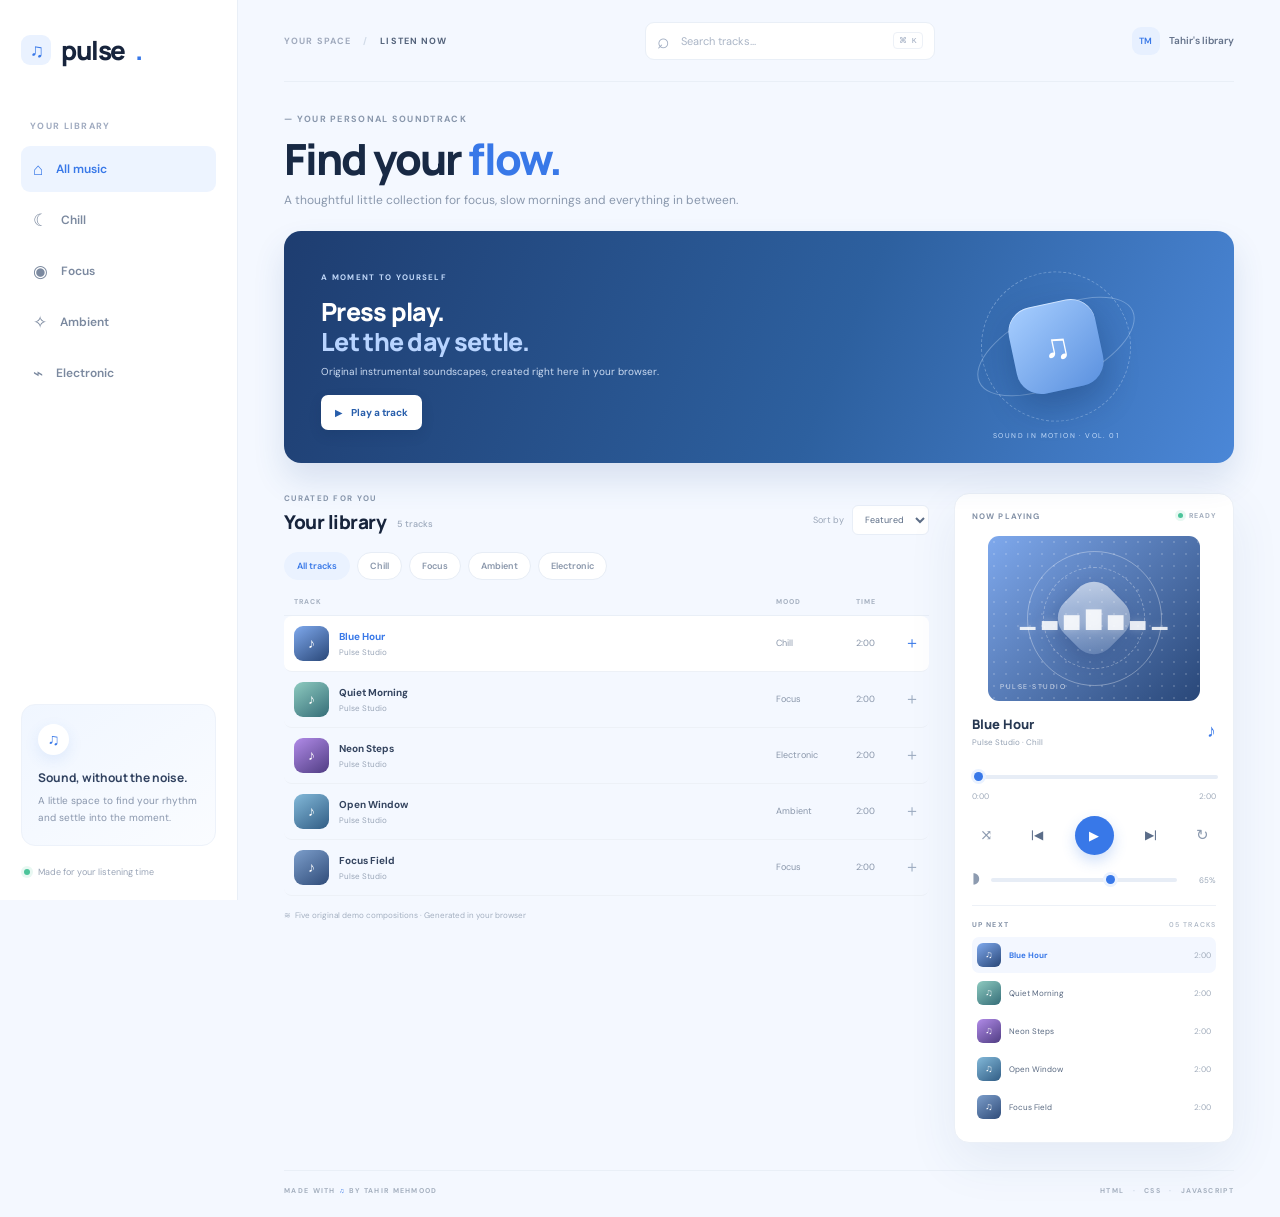
<file: Task-2-Music-Player/index.html>
<!DOCTYPE html>
<html lang="en">
<head>
  <meta charset="UTF-8">
  <meta name="viewport" content="width=device-width, initial-scale=1">
  <meta name="theme-color" content="#f4f8ff">
  <meta name="description" content="A responsive music player with original browser-generated instrumental tracks.">
  <title>Pulse — Music Player</title>
  <link rel="stylesheet" href="style.css">
  <script src="script.js" defer></script>
</head>
<body>
  <div class="app-shell">
    <aside class="sidebar">
      <a class="brand" href="#"><span class="brand-mark">♫</span>pulse<span>.</span></a>
      <p class="side-label">YOUR LIBRARY</p>
      <nav class="side-nav" aria-label="Music categories">
        <button class="nav-link active" data-filter="all">⌂ <span>All music</span></button>
        <button class="nav-link" data-filter="chill">☾ <span>Chill</span></button>
        <button class="nav-link" data-filter="focus">◉ <span>Focus</span></button>
        <button class="nav-link" data-filter="ambient">✧ <span>Ambient</span></button>
        <button class="nav-link" data-filter="electronic">⌁ <span>Electronic</span></button>
      </nav>
      <div class="side-note"><div class="note-icon">♫</div><strong>Sound, without the noise.</strong><p>A little space to find your rhythm and settle into the moment.</p></div>
      <div class="side-footer"><i></i> Made for your listening time</div>
    </aside>

    <main class="main-content">
      <header class="topbar">
        <div class="breadcrumb">YOUR SPACE <b>/</b> <strong>LISTEN NOW</strong></div>
        <label class="search-box"><span>⌕</span><input id="searchInput" type="search" placeholder="Search tracks..." aria-label="Search tracks"><kbd>⌘ K</kbd></label>
        <div class="profile"><span>TM</span> Tahir's library</div>
      </header>

      <section class="welcome">
        <p class="eyebrow">— YOUR PERSONAL SOUNDTRACK</p>
        <h1>Find your <em>flow.</em></h1>
        <p>A thoughtful little collection for focus, slow mornings and everything in between.</p>
      </section>

      <section class="feature">
        <div class="feature-copy">
          <small>A MOMENT TO YOURSELF</small>
          <h2>Press play.<br><em>Let the day settle.</em></h2>
          <p>Original instrumental soundscapes, created right here in your browser.</p>
          <button id="playFeatured" class="primary-button"><span>▶</span> Play a track</button>
        </div>
        <div class="feature-art"><div class="art-orbit"></div><div class="art-orbit second"></div><div class="art-core">♫</div><small>SOUND IN MOTION · VOL. 01</small></div>
      </section>

      <div class="content-grid">
        <section class="library">
          <div class="section-head">
            <div><p class="eyebrow">CURATED FOR YOU</p><h2>Your library <span id="trackCount">5 tracks</span></h2></div>
            <label class="sort">Sort by <select id="sortSelect"><option value="featured">Featured</option><option value="title">Title</option><option value="shortest">Duration</option></select></label>
          </div>
          <div class="filters">
            <button class="filter-chip active" data-filter="all">All tracks</button>
            <button class="filter-chip" data-filter="chill">Chill</button>
            <button class="filter-chip" data-filter="focus">Focus</button>
            <button class="filter-chip" data-filter="ambient">Ambient</button>
            <button class="filter-chip" data-filter="electronic">Electronic</button>
          </div>
          <div class="table-head"><span>TRACK</span><span>MOOD</span><span>TIME</span><span></span></div>
          <div id="trackList" class="track-list" aria-live="polite"></div>
          <div id="emptyState" class="empty hidden"><strong>No tracks found</strong><p>Try another search or category.</p></div>
          <p class="library-note">≋ &nbsp;Five original demo compositions · Generated in your browser</p>
        </section>

        <aside class="player-panel">
          <div class="panel-head"><span>NOW PLAYING</span><span class="ready"><i></i> READY</span></div>
          <div id="albumCover" class="album-cover">
            <div class="cover-orbit"></div><div class="cover-orbit inner"></div><div class="cover-sun"></div><div class="cover-wave">▁ ▃ ▅ ▇ ▅ ▃ ▁</div>
            <small>PULSE STUDIO</small>
          </div>
          <div class="now-meta"><div><h3 id="nowTitle">Blue Hour</h3><p id="nowArtist">Pulse Studio · Chill</p></div><span id="soundStatus">♫</span></div>
          <div class="progress"><input id="seekBar" type="range" min="0" max="120" value="0" step=".1" aria-label="Seek within track"><div><span id="currentTime">0:00</span><span id="durationTime">2:00</span></div></div>
          <div class="controls">
            <button id="shuffleButton" class="minor-control" aria-label="Toggle shuffle" title="Shuffle">⤨</button>
            <button id="previousButton" class="skip-control" aria-label="Previous track">|◀</button>
            <button id="playButton" class="play-control" aria-label="Play">▶</button>
            <button id="nextButton" class="skip-control" aria-label="Next track">▶|</button>
            <button id="repeatButton" class="minor-control" aria-label="Repeat mode off" title="Repeat off">↻</button>
          </div>
          <div class="volume"><span>◖</span><input id="volumeBar" type="range" min="0" max="100" value="65" aria-label="Volume"><small id="volumeValue">65%</small></div>
          <div class="queue-head"><span>UP NEXT</span><span id="queueCount">05 TRACKS</span></div>
          <div id="queueList" class="queue-list"></div>
        </aside>
      </div>
      <footer class="footer"><span>MADE WITH <b>♫</b> BY TAHIR MEHMOOD</span><span>HTML <i>·</i> CSS <i>·</i> JAVASCRIPT</span></footer>
    </main>
  </div>
</body>
</html>
</file>
<file: Task-1-Option-2-To-Do-List/style.css>
:root {
  color-scheme: dark;
  --bg: #080d18;
  --panel: rgba(15, 24, 41, .88);
  --panel-2: #111d31;
  --line: rgba(148, 173, 213, .13);
  --line-strong: rgba(148, 173, 213, .22);
  --text: #eef4ff;
  --muted: #8998b2;
  --subtle: #61718d;
  --blue: #4c91ff;
  --blue-bright: #6aabff;
  --green: #55d6a1;
  --danger: #ff7584;
  --font-body: 'DM Sans', sans-serif;
  --font-display: 'Space Grotesk', sans-serif;
}

* { box-sizing: border-box; }
html { scroll-behavior: smooth; }
body {
  margin: 0;
  min-height: 100vh;
  overflow-x: hidden;
  background: radial-gradient(ellipse at 50% -20%, #172a49 0%, transparent 42%), var(--bg);
  color: var(--text);
  font-family: var(--font-body);
  -webkit-font-smoothing: antialiased;
}
button, input { font: inherit; }
button { -webkit-tap-highlight-color: transparent; }
.ambient { position: fixed; z-index: -1; pointer-events: none; border-radius: 50%; filter: blur(95px); opacity: .14; }
.ambient-one { width: 340px; height: 340px; top: 18%; left: -230px; background: #176dff; }
.ambient-two { width: 300px; height: 300px; right: -210px; top: 48%; background: #375be9; }
.app-shell { width: min(100% - 48px, 960px); margin: 0 auto; }
.topbar { height: 86px; display: flex; align-items: center; justify-content: space-between; border-bottom: 1px solid rgba(148, 173, 213, .09); }
.brand { display: inline-flex; align-items: center; gap: 10px; color: var(--text); text-decoration: none; font: 700 20px var(--font-display); letter-spacing: -.8px; }
.brand-mark { width: 31px; height: 31px; display: grid; place-items: center; border-radius: 10px; color: white; background: linear-gradient(145deg, #6baaff, #2869e7); box-shadow: 0 5px 20px rgba(51, 125, 255, .3); }
.brand-mark svg { width: 19px; height: 19px; }
.brand-dot, .heading-period { color: var(--blue-bright); }
.topbar-note { display: flex; align-items: center; gap: 9px; color: var(--muted); font-size: 12px; }
.live-dot { width: 7px; height: 7px; border-radius: 50%; background: var(--green); box-shadow: 0 0 12px rgba(85, 214, 161, .7); }
.hero { padding: 76px 0 54px; max-width: 630px; }
.eyebrow, .section-kicker { display: flex; align-items: center; gap: 10px; color: #80adf2; font-size: 10px; font-weight: 700; letter-spacing: 2px; }
.eyebrow-line { width: 25px; height: 1px; background: var(--blue); }
h1, h2, h3, p { margin-top: 0; }
h1 { margin: 18px 0 17px; font: 700 clamp(42px, 7vw, 67px)/1.04 var(--font-display); letter-spacing: -3.5px; }
h1 span { color: #74aaff; }
.hero-copy { max-width: 480px; margin: 0; color: var(--muted); font-size: 15px; line-height: 1.8; }
.dashboard { padding-bottom: 48px; }
.summary-grid { display: grid; grid-template-columns: repeat(3, 1fr); gap: 14px; margin-bottom: 18px; }
.summary-card { position: relative; min-height: 133px; overflow: hidden; padding: 20px 22px; border: 1px solid var(--line); border-radius: 15px; background: rgba(15, 24, 41, .72); }
.summary-primary { border-color: rgba(91, 151, 255, .28); background: linear-gradient(125deg, rgba(27, 68, 128, .66), rgba(16, 29, 50, .92)); }
.summary-label { position: relative; z-index: 1; color: #a0aec5; font-size: 9px; font-weight: 700; letter-spacing: 1.5px; }
.summary-value { position: relative; z-index: 1; margin-top: 9px; font: 700 34px var(--font-display); letter-spacing: -1.5px; }
.summary-foot { position: relative; z-index: 1; margin-top: 1px; color: #8291aa; font-size: 11px; }
.summary-orb { position: absolute; width: 110px; height: 110px; right: -35px; bottom: -58px; border-radius: 50%; border: 1px solid rgba(119, 174, 255, .2); box-shadow: 0 0 0 13px rgba(119,174,255,.035), 0 0 0 27px rgba(119,174,255,.025); }
.task-panel { padding: 29px 30px 0; border: 1px solid var(--line); border-radius: 18px; background: linear-gradient(145deg, rgba(17, 28, 47, .96), rgba(12, 20, 34, .96)); box-shadow: 0 24px 75px rgba(0, 0, 0, .2); }
.panel-heading { display: flex; align-items: center; justify-content: space-between; margin-bottom: 23px; }
.section-kicker { font-size: 9px; letter-spacing: 1.7px; color: #7087a9; }
h2 { margin: 7px 0 0; font: 600 25px var(--font-display); letter-spacing: -.9px; }
.date-chip { padding: 8px 11px; border: 1px solid var(--line); border-radius: 8px; color: #9aabc5; background: rgba(255,255,255,.025); font-size: 9px; font-weight: 700; letter-spacing: 1px; }
.add-form { min-height: 58px; display: flex; align-items: center; gap: 13px; padding: 6px 7px 6px 16px; border: 1px solid rgba(126, 159, 211, .2); border-radius: 11px; background: rgba(6, 13, 25, .7); transition: border-color .2s, box-shadow .2s; }
.add-form:focus-within { border-color: rgba(82, 147, 255, .7); box-shadow: 0 0 0 3px rgba(63, 130, 255, .1); }
.input-plus { color: #6ea9ff; font-size: 23px; font-weight: 400; line-height: 1; }
.add-form input { flex: 1; min-width: 0; padding: 10px 0; border: 0; outline: 0; color: var(--text); background: transparent; font-size: 13px; }
.add-form input::placeholder { color: #6f7f99; }
.add-button { display: inline-flex; align-items: center; justify-content: center; gap: 12px; min-height: 43px; padding: 0 17px; border: 0; border-radius: 8px; color: #fff; background: linear-gradient(135deg, #4b91ff, #3374e8); box-shadow: 0 5px 18px rgba(50, 112, 229, .24); font-size: 12px; font-weight: 700; cursor: pointer; transition: transform .18s, filter .18s; }
.add-button:hover { filter: brightness(1.1); transform: translateY(-1px); }
.add-button:active { transform: translateY(0); }
.form-hint { margin: 9px 0 25px; color: #64738d; font-size: 10px; }
.list-toolbar { display: flex; align-items: center; justify-content: space-between; padding-bottom: 13px; border-bottom: 1px solid var(--line); }
.filters { display: flex; align-items: center; gap: 5px; }
.filter-button { display: inline-flex; align-items: center; gap: 7px; padding: 8px 11px; border: 1px solid transparent; border-radius: 7px; color: #8392aa; background: transparent; font-size: 11px; cursor: pointer; transition: all .18s; }
.filter-button:hover { color: var(--text); background: rgba(255,255,255,.04); }
.filter-button.is-active { border-color: rgba(89, 151, 255, .18); color: #a9cbff; background: rgba(69, 132, 238, .12); }
.filter-button span { min-width: 17px; padding: 2px 5px; border-radius: 5px; color: #b9d5ff; background: rgba(81, 145, 255, .17); font-size: 9px; text-align: center; }
.clear-button { padding: 7px 0 7px 8px; border: 0; color: #8493ab; background: transparent; font-size: 10px; cursor: pointer; }
.clear-button:hover:not(:disabled) { color: var(--danger); }
.clear-button:disabled { opacity: .35; cursor: not-allowed; }
.task-list { display: flex; flex-direction: column; gap: 0; margin: 0; padding: 0; list-style: none; }
.task-item { display: flex; align-items: center; gap: 13px; min-height: 66px; border-bottom: 1px solid rgba(148, 173, 213, .09); animation: item-in .22s ease both; }
@keyframes item-in { from { opacity: 0; transform: translateY(5px); } to { opacity: 1; transform: translateY(0); } }
.task-check { flex: 0 0 auto; width: 19px; height: 19px; display: grid; place-items: center; padding: 0; border: 1.5px solid #526684; border-radius: 6px; color: white; background: transparent; cursor: pointer; transition: all .18s; }
.task-check:hover { border-color: var(--blue-bright); }
.task-item.is-complete .task-check { border-color: #398cfa; background: #398cfa; }
.task-check svg { width: 12px; height: 12px; opacity: 0; transform: scale(.65); transition: all .16s; }
.task-item.is-complete .task-check svg { opacity: 1; transform: scale(1); }
.task-content { flex: 1; min-width: 0; }
.task-text { display: block; overflow-wrap: anywhere; color: #dce6f7; font-size: 13px; line-height: 1.5; transition: color .18s; }
.task-meta { display: block; margin-top: 4px; color: #65758f; font-size: 9px; }
.task-item.is-complete .task-text { color: #697993; text-decoration: line-through; text-decoration-color: #63728b; }
.task-actions { display: flex; align-items: center; gap: 4px; opacity: .52; transition: opacity .18s; }
.task-item:hover .task-actions, .task-actions:focus-within { opacity: 1; }
.icon-button { width: 31px; height: 31px; display: grid; place-items: center; border: 1px solid transparent; border-radius: 7px; color: #8fa0ba; background: transparent; cursor: pointer; transition: all .18s; }
.icon-button:hover { border-color: var(--line); color: #dce8fb; background: rgba(255,255,255,.05); }
.icon-button.delete-button:hover { border-color: rgba(255, 117, 132, .18); color: var(--danger); background: rgba(255, 117, 132, .07); }
.icon-button svg { width: 15px; height: 15px; }
.empty-state { display: none; padding: 40px 16px 43px; text-align: center; }
.empty-state.is-visible { display: block; }
.empty-icon { width: 56px; height: 56px; display: grid; place-items: center; margin: 0 auto 15px; border: 1px solid rgba(106, 158, 243, .17); border-radius: 17px; color: #79aaff; background: rgba(69, 132, 238, .08); }
.empty-icon svg { width: 34px; height: 34px; }
.empty-state h3 { margin: 0 0 7px; font: 600 16px var(--font-display); }
.empty-state p { max-width: 300px; margin: 0 auto; color: #75849d; font-size: 11px; line-height: 1.7; }
.panel-footer { min-height: 54px; display: flex; align-items: center; justify-content: space-between; gap: 12px; color: #667791; font-size: 9px; }
.footer-lock { margin-right: 5px; color: #6ca6fa; font-size: 8px; }
.footer { display: flex; justify-content: space-between; gap: 12px; padding: 0 0 32px; color: #60718c; font-size: 10px; }
.footer-heart { color: #6da7ff; }
.footer-tech { letter-spacing: 1px; font-size: 9px; }
.toast { position: fixed; z-index: 5; right: 24px; bottom: 24px; max-width: calc(100vw - 48px); padding: 12px 16px; border: 1px solid rgba(100, 157, 255, .25); border-radius: 9px; color: #dceaff; background: #142642; box-shadow: 0 12px 30px rgba(0,0,0,.3); font-size: 12px; opacity: 0; pointer-events: none; transform: translateY(8px); transition: opacity .2s, transform .2s; }
.toast.is-visible { opacity: 1; transform: translateY(0); }
.sr-only { position: absolute; width: 1px; height: 1px; padding: 0; margin: -1px; overflow: hidden; clip: rect(0,0,0,0); white-space: nowrap; border: 0; }
button:focus-visible, a:focus-visible { outline: 2px solid var(--blue-bright); outline-offset: 3px; }

@media (max-width: 640px) {
  .app-shell { width: min(100% - 30px, 500px); }
  .topbar { height: 70px; }
  .topbar-note { font-size: 10px; }
  .hero { padding: 58px 0 38px; }
  h1 { letter-spacing: -2.4px; }
  .hero-copy { font-size: 13px; }
  .summary-grid { gap: 8px; }
  .summary-card { min-height: 116px; padding: 15px 12px; border-radius: 12px; }
  .summary-label { font-size: 8px; letter-spacing: 1px; }
  .summary-value { font-size: 29px; }
  .summary-foot { font-size: 9px; line-height: 1.4; }
  .task-panel { padding: 22px 16px 0; border-radius: 15px; }
  .add-form { gap: 9px; padding-left: 11px; }
  .add-form input { font-size: 12px; }
  .add-button { gap: 7px; min-height: 40px; padding: 0 11px; font-size: 10px; }
  .filter-button { gap: 5px; padding: 8px 8px; font-size: 10px; }
  .clear-button { font-size: 9px; }
  .task-item { gap: 10px; min-height: 64px; }
  .task-actions { opacity: .8; }
  .icon-button { width: 29px; height: 29px; }
  .panel-footer { font-size: 8px; }
  .footer { font-size: 9px; }
  .footer-tech { font-size: 8px; }
}
@media (max-width: 370px) {
  .summary-foot { max-width: 75px; }
  .date-chip { font-size: 8px; }
  .task-panel { padding-inline: 12px; }
  .filter-button { padding-inline: 6px; }
}
@media (prefers-reduced-motion: reduce) {
  *, *::before, *::after { scroll-behavior: auto !important; animation-duration: .01ms !important; animation-iteration-count: 1 !important; transition-duration: .01ms !important; }
}


/* =========================
   LIGHT THEME — RHOMBIX SUBMISSION
   ========================= */
:root {
  color-scheme: light;
  --bg: #f4f7fc;
  --panel: #ffffff;
  --panel-2: #eef4fc;
  --line: rgba(33, 62, 103, .12);
  --line-strong: rgba(33, 62, 103, .2);
  --text: #182942;
  --muted: #596b83;
  --subtle: #77879c;
  --blue: #286bd5;
  --blue-bright: #1c62c9;
  --green: #15966d;
  --danger: #d94e61;
}
body { background: radial-gradient(ellipse at 50% -20%, #e4efff 0%, transparent 46%), var(--bg); color: var(--text); }
.ambient { opacity: .08; }
.topbar { border-color: #e0e8f3; }
.topbar-note { color: #60728b; }
.eyebrow, .section-kicker { color: #3869a9; }
h1 span { color: #246bd6; }
.hero-copy { color: #5a6d85; }
.summary-card { border-color: #dfe7f2; background: #fff; box-shadow: 0 10px 28px rgba(36,65,105,.05); }
.summary-primary { border-color: #c7daf7; background: linear-gradient(125deg,#e5efff,#f5f9ff); }
.summary-label { color: #62748c; }
.summary-foot { color: #70819a; }
.summary-orb { border-color: rgba(37,105,206,.2); box-shadow: 0 0 0 13px rgba(37,105,206,.035), 0 0 0 27px rgba(37,105,206,.02); }
.task-panel { border-color: #dce5f1; background: linear-gradient(145deg,#fff,#fafdff); box-shadow: 0 20px 56px rgba(38,67,106,.09); }
.section-kicker { color: #647a98; }
.date-chip { color: #5d6f88; background: #f5f8fd; }
.add-form { border-color: #d6e1ef; background: #f8faff; }
.add-form input { color: #1b2d46; }
.add-form input::placeholder { color: #8795a8; }
.input-plus { color: #286bd5; }
.form-hint { color: #7a899d; }
.filter-button { color: #65768d; }
.filter-button:hover { color: #244d83; background: #f1f5fb; }
.filter-button.is-active { border-color: #c9daf2; color: #205cae; background: #edf4ff; }
.filter-button span { color: #245ca6; background: #dceaff; }
.clear-button { color: #697b92; }
.task-item { border-color: #e7edf5; }
.task-check { border-color: #9aabc0; color: #fff; }
.task-text { color: #243952; }
.task-meta { color: #7b8ba0; }
.task-item.is-complete .task-text { color: #8390a2; }
.task-item.is-complete .task-check { border-color: #286bd5; background: #286bd5; }
.icon-button { color: #70819a; }
.icon-button:hover { color: #244e87; background: #f0f5fc; }
.empty-icon { border-color: #d5e3f6; color: #286bd5; background: #edf4ff; }
.empty-state p { color: #708199; }
.panel-footer, .footer { color: #718199; }
.footer-lock, .footer-heart { color: #286bd5; }
.toast { border-color: #c8daf3; color: #24456f; background: #edf4ff; box-shadow: 0 12px 30px rgba(36,65,105,.16); }
button:focus-visible, a:focus-visible { outline-color: #286bd5; }
</file>
<file: Task-1-Personal-Portfolio/styles.css>
/* ==========================================================================
   TahirMehmood.com — Premium Light Glassmorphism Design System
   Color Direction:
   - Main Background: #F7F9FC
   - Cards: #FFFFFF with subtle transparency
   - Secondary Background: #EAF4F7
   - Accent: #16B8C5 (Teal / Cyan)
   - Headings: #233448 (Deep Navy Slate)
   - Body Text: #475569 (Muted Dark Slate)
   ========================================================================== */

/* --------------------------------------------------------------------------
   01. Custom Properties (Theme Tokens)
   -------------------------------------------------------------------------- */
:root {
  /* Core Backgrounds */
  --bg-main: #F7F9FC;
  --bg-secondary: #EAF4F7;
  --bg-surface: #FFFFFF;
  --bg-card: rgba(255, 255, 255, 0.88);
  --bg-card-hover: rgba(255, 255, 255, 0.98);
  --bg-dock: rgba(255, 255, 255, 0.86);
  --bg-glass-subtle: rgba(234, 244, 247, 0.55);

  /* Typography Colors (WCAG AA Compliant) */
  --text-heading: #233448;
  --text-body: #475569;
  --text-muted: #64748B;
  --text-light: #94A3B8;
  --text-white: #FFFFFF;

  /* Accents */
  --primary: #16B8C5;
  --primary-hover: #129aa5;
  --primary-deep: #0e7882;
  --primary-dark-text: #062329;
  --primary-tint: rgba(22, 184, 197, 0.08);
  --primary-border: rgba(22, 184, 197, 0.25);
  --primary-border-hover: rgba(22, 184, 197, 0.5);

  /* Semantic Accents */
  --accent-emerald: #059669;
  --accent-rose: #e11d48;

  /* Borders & Dividers */
  --border-glass: rgba(35, 52, 72, 0.08);
  --border-subtle: rgba(35, 52, 72, 0.05);
  --border-focus: rgba(22, 184, 197, 0.6);

  /* Realistic Soft Shadows */
  --shadow-xs: 0 1px 3px rgba(35, 52, 72, 0.04);
  --shadow-sm: 0 4px 12px -2px rgba(35, 52, 72, 0.05);
  --shadow-md: 0 8px 24px -4px rgba(35, 52, 72, 0.07);
  --shadow-lg: 0 20px 40px -12px rgba(35, 52, 72, 0.1);
  --shadow-dock: 0 10px 30px -8px rgba(35, 52, 72, 0.08), 0 1px 3px rgba(35, 52, 72, 0.03), 0 0 0 1px rgba(255, 255, 255, 0.9);

  /* Typography */
  --font-display: 'Plus Jakarta Sans', system-ui, -apple-system, sans-serif;
  --font-sans: 'Inter', system-ui, -apple-system, sans-serif;
  --font-mono: 'JetBrains Mono', ui-monospace, SFMono-Regular, monospace;

  /* Standardized Modular Typography Scale Tokens (Strict 8-Step Scale) */
  --text-2xs: 0.75rem;     /* 12px - badges, eyebrows, timestamps, micro-meta */
  --text-sm: 0.875rem;     /* 14px - navigation, buttons, chips, links, secondary copy */
  --text-base: 1rem;       /* 16px - standard body copy, cards, dialogs */
  --text-md: 1.125rem;     /* 18px - lead text, prominent subtitles */
  --text-lg: 1.25rem;      /* 20px - card titles, service titles */
  --text-xl: 1.5rem;       /* 24px - major subheadings, company name */
  --text-2xl: clamp(1.85rem, 3.2vw, 2.5rem); /* primary section titles & about name */
  --text-hero: clamp(2.1rem, 4vw, 3.2rem);   /* hero main title */

  /* Sizing & Layout */
  --wrap-max: 1140px;
  --wrap-padding: 2rem;
  --radius-xs: 8px;
  --radius-sm: 8px;
  --radius-md: 14px;
  --radius-lg: 20px;
  --radius-xl: 20px;
  --radius-pill: 9999px;

  /* Transitions */
  --transition-fast: 160ms cubic-bezier(0.16, 1, 0.3, 1);
  --transition-normal: 260ms cubic-bezier(0.16, 1, 0.3, 1);
  --transition-smooth: 400ms cubic-bezier(0.16, 1, 0.3, 1);
}

/* --------------------------------------------------------------------------
   02. Reset & Base Setup
   -------------------------------------------------------------------------- */
*, *::before, *::after {
  box-sizing: border-box;
  margin: 0;
  padding: 0;
}

/* Section Scroll Margin to ensure floating navbar never obscures headings or CTAs */
section[id] {
  scroll-margin-top: 5.5rem;
}

html {
  scroll-behavior: smooth;
  scroll-padding-top: 6rem;
  font-size: 16px;
  color-scheme: light;
  -webkit-text-size-adjust: 100%;
  overflow-x: hidden;
  max-width: 100%;
}

body {
  min-height: 100vh;
  background-color: var(--bg-main);
  color: var(--text-body);
  font-family: var(--font-sans);
  font-size: var(--text-base);
  line-height: 1.65;
  overflow-x: hidden;
  max-width: 100%;
  position: relative;
  -webkit-font-smoothing: antialiased;
  -moz-osx-font-smoothing: grayscale;
}

::selection {
  background: rgba(22, 184, 197, 0.2);
  color: var(--text-heading);
}

/* Accessible Skip Link */
.skip-link {
  position: absolute;
  top: -100px;
  left: 1.5rem;
  padding: 0.75rem 1.25rem;
  background: var(--text-heading);
  color: #FFFFFF;
  font-weight: 600;
  font-size: var(--text-sm);
  border-radius: var(--radius-sm);
  z-index: 9999;
  transition: top var(--transition-fast);
}

.skip-link:focus {
  top: 1.5rem;
}

/* Typography Utility Classes */
h1, h2, h3, h4, h5, h6 {
  color: var(--text-heading);
  font-family: var(--font-display);
  font-weight: 700;
  line-height: 1.2;
  letter-spacing: -0.02em;
}

p {
  color: var(--text-body);
}

a {
  color: inherit;
  text-decoration: none;
  transition: color var(--transition-fast);
}

button {
  font-family: inherit;
  background: none;
  border: none;
  cursor: pointer;
  color: inherit;
}

img, svg {
  display: block;
  max-width: 100%;
}

.font-mono {
  font-family: var(--font-mono);
  letter-spacing: -0.01em;
}

.wrap {
  width: 100%;
  max-width: var(--wrap-max);
  margin-left: auto;
  margin-right: auto;
  padding-left: var(--wrap-padding);
  padding-right: var(--wrap-padding);
}

/* Section Separator */
.section-divider-top {
  border-top: 1px solid var(--border-glass);
}

/* --------------------------------------------------------------------------
   03. Ambient Background Lighting (Soft, Clean, Atmospheric)
   -------------------------------------------------------------------------- */
.ambient {
  position: fixed;
  pointer-events: none;
  border-radius: 50%;
  filter: blur(120px);
  z-index: 0;
  opacity: 0.6;
  will-change: transform;
}

.ambient-top {
  width: 500px;
  height: 400px;
  top: -100px;
  left: 50%;
  transform: translateX(-50%);
  background: radial-gradient(circle, rgba(22, 184, 197, 0.08) 0%, rgba(234, 244, 247, 0.8) 50%, transparent 75%);
}

.ambient-bottom {
  width: 550px;
  height: 450px;
  bottom: 0%;
  right: -50px;
  background: radial-gradient(circle, rgba(234, 244, 247, 0.9) 0%, rgba(22, 184, 197, 0.05) 50%, transparent 75%);
}

/* --------------------------------------------------------------------------
   04. Floating Centered Navbar Dock (Compact, Single-Line, Unclipped)
   -------------------------------------------------------------------------- */
.navbar-wrapper {
  position: fixed;
  top: 1rem;
  left: 0;
  right: 0;
  z-index: 1000;
  display: flex;
  justify-content: center;
  padding: 0 var(--wrap-padding);
  pointer-events: none;
}

.navbar-dock {
  pointer-events: auto;
  width: auto;
  max-width: 900px;
  display: flex;
  align-items: center;
  gap: 1.5rem;
  padding: 0.45rem 0.65rem 0.45rem 0.9rem;
  background: var(--bg-dock);
  backdrop-filter: blur(16px);
  -webkit-backdrop-filter: blur(16px);
  border: 1px solid rgba(255, 255, 255, 0.8);
  border-radius: var(--radius-pill);
  box-shadow: var(--shadow-dock);
  position: relative;
  transition: box-shadow var(--transition-normal), border-color var(--transition-normal);
}

.navbar-dock:hover {
  box-shadow: 0 12px 36px -8px rgba(35, 52, 72, 0.12), 0 0 0 1px rgba(22, 184, 197, 0.2);
}

/* Dock Progress Line */
.navbar-progress {
  position: absolute;
  top: 0;
  left: 0;
  height: 2px;
  width: 100%;
  background: var(--primary);
  transform-origin: left;
  transform: scaleX(0);
  transition: transform 80ms ease-out;
  border-radius: var(--radius-pill);
}

/* Brand inside Dock */
.navbar-brand {
  display: flex;
  align-items: center;
  gap: 0.55rem;
  flex-shrink: 0;
}

.navbar-brand-mark {
  display: inline-flex;
  align-items: center;
  justify-content: center;
  width: 28px;
  height: 28px;
  border-radius: var(--radius-pill);
  background: var(--primary-tint);
  border: 1px solid var(--primary-border);
  color: var(--primary-deep);
  font-family: var(--font-mono);
  font-size: 0.75rem;
  font-weight: 700;
  letter-spacing: -0.05em;
  transition: transform var(--transition-normal), background var(--transition-normal);
}

.navbar-brand:hover .navbar-brand-mark {
  transform: scale(1.05);
  background: rgba(22, 184, 197, 0.15);
}

.navbar-brand-name {
  color: var(--text-heading);
  font-size: var(--text-sm);
  font-weight: 700;
  letter-spacing: -0.01em;
  white-space: nowrap;
}

/* Navigation Links (Strict Single-Line) */
.navbar-links {
  display: flex;
  align-items: center;
  gap: 0.25rem;
  flex-wrap: nowrap;
}

.navbar-link {
  color: var(--text-body);
  font-size: var(--text-sm);
  font-weight: 500;
  padding: 0.35rem 0.75rem;
  border-radius: var(--radius-pill);
  white-space: nowrap;
  transition: color var(--transition-fast), background var(--transition-fast);
}

.navbar-link:hover {
  color: var(--primary-deep);
  background: var(--primary-tint);
}

.navbar-link.active {
  color: var(--primary-deep);
  background: var(--primary-tint);
  font-weight: 600;
}

/* Dock Right Controls */
.navbar-end {
  display: flex;
  align-items: center;
  gap: 0.5rem;
  flex-shrink: 0;
}

.navbar-cta-btn {
  display: inline-flex;
  align-items: center;
  gap: 0.35rem;
  background: rgba(255, 255, 255, 0.75);
  border: 1px solid rgba(35, 52, 72, 0.12);
  color: var(--text-heading);
  font-size: var(--text-sm);
  font-weight: 600;
  padding: 0.42rem 1.05rem;
  min-height: 38px;
  border-radius: var(--radius-pill);
  white-space: nowrap;
  box-shadow: 0 1px 3px rgba(35, 52, 72, 0.05);
  backdrop-filter: blur(8px);
  -webkit-backdrop-filter: blur(8px);
  transition: background var(--transition-fast), border-color var(--transition-fast), color var(--transition-fast), transform var(--transition-fast), box-shadow var(--transition-fast);
}

.navbar-cta-btn:hover {
  background: #FFFFFF;
  border-color: var(--primary-border);
  color: var(--primary-deep);
  transform: translateY(-1px);
  box-shadow: var(--shadow-sm);
}

.cta-arrow {
  transition: transform var(--transition-fast);
}

.navbar-cta-btn:hover .cta-arrow {
  transform: translateY(2px);
}

/* Mobile Menu Toggle Button */
.navbar-menu-toggle {
  display: none;
  flex-direction: column;
  justify-content: center;
  gap: 4px;
  width: 36px;
  height: 36px;
  border-radius: var(--radius-pill);
  background: var(--bg-surface);
  border: 1px solid var(--border-glass);
  padding: 9px;
  box-shadow: var(--shadow-xs);
  transition: background var(--transition-fast), border-color var(--transition-fast);
}

.navbar-menu-toggle:hover {
  background: var(--bg-secondary);
  border-color: var(--primary-border);
}

.toggle-bar {
  width: 100%;
  height: 2px;
  background: var(--text-heading);
  border-radius: var(--radius-pill);
  transition: transform var(--transition-normal), opacity var(--transition-normal);
}

/* --------------------------------------------------------------------------
   05. Mobile Navigation Drawer
   -------------------------------------------------------------------------- */
.mobile-nav {
  position: fixed;
  inset: 0;
  z-index: 2000;
  visibility: hidden;
  transition: visibility var(--transition-normal);
}

.mobile-nav.open {
  visibility: visible;
}

.mobile-nav-backdrop {
  position: absolute;
  inset: 0;
  background: rgba(35, 52, 72, 0.4);
  backdrop-filter: blur(8px);
  -webkit-backdrop-filter: blur(8px);
  opacity: 0;
  transition: opacity var(--transition-normal);
}

.mobile-nav.open .mobile-nav-backdrop {
  opacity: 1;
}

.mobile-nav-panel {
  position: absolute;
  top: 0;
  right: 0;
  bottom: 0;
  width: 85%;
  max-width: 340px;
  background: #FFFFFF;
  border-left: 1px solid var(--border-glass);
  box-shadow: -10px 0 40px rgba(35, 52, 72, 0.15);
  display: flex;
  flex-direction: column;
  padding: 1.75rem 1.5rem;
  transform: translateX(100%);
  transition: transform var(--transition-smooth);
}

.mobile-nav.open .mobile-nav-panel {
  transform: translateX(0);
}

.mobile-nav-header {
  display: flex;
  align-items: center;
  justify-content: space-between;
  margin-bottom: 2rem;
  padding-bottom: 1rem;
  border-bottom: 1px solid var(--border-glass);
}

.mobile-nav-title {
  font-size: var(--text-sm);
  font-weight: 700;
  color: var(--text-heading);
  letter-spacing: 0.05em;
}

.mobile-nav-close {
  width: 32px;
  height: 32px;
  display: flex;
  align-items: center;
  justify-content: center;
  border-radius: var(--radius-pill);
  background: var(--bg-secondary);
  border: 1px solid var(--border-glass);
  color: var(--text-heading);
  font-size: var(--text-sm);
  transition: background var(--transition-fast);
}

.mobile-nav-close:hover {
  background: #e2eef2;
}

.mobile-nav-links {
  display: flex;
  flex-direction: column;
  gap: 0.5rem;
  flex-grow: 1;
}

.mobile-nav-link {
  display: flex;
  align-items: center;
  gap: 0.85rem;
  padding: 0.75rem 1rem;
  border-radius: var(--radius-md);
  color: var(--text-heading);
  font-weight: 600;
  font-size: var(--text-base);
  transition: background var(--transition-fast), color var(--transition-fast);
}

.mobile-nav-link span {
  font-family: var(--font-mono);
  font-size: var(--text-2xs);
  color: var(--primary-deep);
}

.mobile-nav-link:hover {
  background: var(--bg-secondary);
  color: var(--primary-deep);
}

.mobile-nav-footer {
  margin-top: auto;
  padding-top: 1.5rem;
  border-top: 1px solid var(--border-glass);
}

/* --------------------------------------------------------------------------
   06. Buttons & Interactive Elements
   -------------------------------------------------------------------------- */
.btn {
  display: inline-flex;
  align-items: center;
  justify-content: center;
  gap: 0.5rem;
  font-size: var(--text-sm);
  min-height: 46px;
  font-weight: 600;
  padding: 0.75rem 1.4rem;
  border-radius: var(--radius-pill);
  transition: background var(--transition-fast), color var(--transition-fast), transform var(--transition-fast), box-shadow var(--transition-fast), border-color var(--transition-fast);
}

.btn-primary {
  background: var(--primary);
  color: var(--primary-dark-text);
  border: 1px solid var(--primary-hover);
  box-shadow: 0 4px 14px -3px rgba(22, 184, 197, 0.4);
}

.btn-primary:hover {
  background: var(--primary-hover);
  transform: translateY(-2px);
  box-shadow: 0 8px 20px -4px rgba(22, 184, 197, 0.5);
}

.btn-secondary {
  background: rgba(255, 255, 255, 0.9);
  color: var(--text-heading);
  border: 1px solid var(--border-glass);
  box-shadow: var(--shadow-xs);
  backdrop-filter: blur(10px);
}

.btn-secondary:hover {
  background: #FFFFFF;
  border-color: var(--primary-border);
  color: var(--primary-deep);
  transform: translateY(-2px);
  box-shadow: var(--shadow-sm);
}

.btn-full {
  width: 100%;
}

/* --------------------------------------------------------------------------
   07. Section Headers & Indicators
   -------------------------------------------------------------------------- */
.section-heading-row {
  margin-bottom: 3.5rem;
}

.section-index {
  display: inline-block;
  font-size: var(--text-2xs);
  font-weight: 600;
  color: var(--primary-deep);
  background: var(--primary-tint);
  border: 1px solid var(--primary-border);
  padding: 0.2rem 0.6rem;
  border-radius: var(--radius-sm);
  margin-bottom: 0.85rem;
}

.section-eyebrow {
  display: block;
  font-size: 0.75rem;
  font-weight: 700;
  letter-spacing: 0.08em;
  color: var(--text-muted);
  font-family: var(--font-mono);
  margin-bottom: 0.5rem;
}

.section-title {
  font-size: clamp(1.85rem, 3.2vw, 2.5rem);
  font-weight: 700;
  line-height: 1.22;
  color: var(--text-heading);
  max-width: 680px;
  margin-bottom: 0.75rem;
}

.section-subtitle {
  font-size: var(--text-base);
  line-height: 1.65;
  color: var(--text-body);
  max-width: 640px;
}

/* --------------------------------------------------------------------------
   08. Hero Section (Editorial, Compact Headline, Balanced Light Glass)
   -------------------------------------------------------------------------- */
.hero-section {
  padding-top: 7.5rem;
  padding-bottom: 3.5rem;
  min-height: auto;
  display: flex;
  flex-direction: column;
  justify-content: center;
  position: relative;
}

.hero-container {
  display: grid;
  grid-template-columns: 1.15fr 0.85fr;
  align-items: center;
  gap: 3.5rem;
  margin-top: 1rem;
  margin-bottom: 2rem;
}

/* Hero Eyebrow */
.hero-eyebrow {
  display: inline-flex;
  align-items: center;
  gap: 0.5rem;
  padding: 0.35rem 0.85rem;
  border-radius: var(--radius-pill);
  background: rgba(255, 255, 255, 0.9);
  border: 1px solid var(--border-glass);
  box-shadow: var(--shadow-xs);
  margin-bottom: 1.25rem;
  flex-wrap: wrap;
}

.hero-identity-name {
  font-size: 0.75rem;
  font-weight: 700;
  color: var(--primary-deep);
  letter-spacing: 0.04em;
}

.hero-eyebrow-sep {
  color: var(--text-light);
  font-size: 0.75rem;
}

.hero-status-text {
  font-size: var(--text-2xs);
  font-weight: 500;
  color: var(--text-body);
}

/* Hero Headline */
.hero-title {
  font-size: clamp(2.1rem, 4vw, 3.2rem);
  font-weight: 800;
  line-height: 1.15;
  letter-spacing: -0.025em;
  color: var(--text-heading);
  margin-bottom: 1.15rem;
}

.hero-accent {
  color: var(--primary);
  display: inline;
}

.hero-subtitle {
  font-size: var(--text-md);
  line-height: 1.65;
  color: var(--text-body);
  max-width: 520px;
  margin-bottom: 2rem;
}

.hero-actions {
  display: flex;
  align-items: center;
  gap: 0.85rem;
  margin-bottom: 2.25rem;
  flex-wrap: wrap;
}

.hero-tags {
  display: flex;
  align-items: center;
  gap: 0.5rem;
  flex-wrap: wrap;
}

.hero-tag {
  display: inline-block;
  padding: 0.32rem 0.75rem;
  border-radius: var(--radius-pill);
  background: rgba(255, 255, 255, 0.8);
  border: 1px solid var(--border-glass);
  font-size: var(--text-2xs);
  font-weight: 500;
  color: var(--text-muted);
  font-family: var(--font-mono);
  box-shadow: var(--shadow-xs);
  transition: border-color var(--transition-fast), color var(--transition-fast);
}

.hero-tag:hover {
  border-color: var(--primary-border);
  color: var(--primary-deep);
}

/* Hero Portrait Frame */
.hero-visual {
  position: relative;
  display: flex;
  justify-content: center;
}

.portrait-halo {
  position: absolute;
  top: 50%;
  left: 50%;
  transform: translate(-50%, -50%);
  width: 300px;
  height: 360px;
  background: radial-gradient(circle, rgba(22, 184, 197, 0.12) 0%, rgba(234, 244, 247, 0.6) 50%, transparent 75%);
  filter: blur(40px);
  pointer-events: none;
  z-index: -1;
}

.portrait-card {
  position: relative;
  width: 100%;
  max-width: 330px;
  aspect-ratio: 4 / 5;
  border-radius: var(--radius-xl);
  overflow: hidden;
  background: #FFFFFF;
  border: 1px solid rgba(255, 255, 255, 0.95);
  box-shadow: var(--shadow-lg), 0 0 0 1px rgba(35, 52, 72, 0.04);
}

.portrait-card img {
  width: 100%;
  height: 100%;
  object-fit: cover;
  object-position: center top;
  transition: transform var(--transition-smooth);
}

.portrait-card:hover img {
  transform: scale(1.02);
}

/* Fallback Monogram Avatar */
.portrait-placeholder {
  display: none;
  position: absolute;
  inset: 0;
  background: linear-gradient(135deg, #EAF4F7 0%, #d8ebf0 100%);
  align-items: center;
  justify-content: center;
  z-index: 2;
}

.portrait-placeholder.visible {
  display: flex;
}

.monogram-text {
  font-family: var(--font-display);
  font-size: 4.5rem;
  font-weight: 800;
  color: var(--primary-deep);
  opacity: 0.9;
  letter-spacing: -0.05em;
}

/* Bottom Glass Badge on Portrait */
.portrait-meta-badge {
  position: absolute;
  bottom: 0.85rem;
  left: 0.85rem;
  right: 0.85rem;
  padding: 0.75rem 1rem;
  border-radius: var(--radius-md);
  background: rgba(255, 255, 255, 0.92);
  backdrop-filter: blur(14px);
  -webkit-backdrop-filter: blur(14px);
  border: 1px solid rgba(255, 255, 255, 0.95);
  box-shadow: 0 4px 16px rgba(35, 52, 72, 0.08);
  display: flex;
  flex-direction: column;
  line-height: 1.25;
}

.portrait-meta-name {
  color: var(--text-heading);
  font-size: var(--text-sm);
  font-weight: 700;
  letter-spacing: -0.01em;
}

.portrait-meta-role {
  color: var(--primary-deep);
  font-size: var(--text-2xs);
  font-family: var(--font-mono);
  margin-top: 0.15rem;
}

/* Hero Scroll Prompt */
.hero-scroll-prompt {
  display: flex;
  justify-content: center;
  margin-top: 1.5rem;
}

.scroll-link {
  display: inline-flex;
  align-items: center;
  gap: 0.45rem;
  font-size: var(--text-2xs);
  color: var(--text-muted);
  letter-spacing: 0.02em;
  padding: 0.4rem 0.85rem;
  border-radius: var(--radius-pill);
  background: rgba(255, 255, 255, 0.7);
  border: 1px solid var(--border-glass);
  box-shadow: var(--shadow-xs);
  transition: color var(--transition-fast), border-color var(--transition-fast);
}

.scroll-link:hover {
  color: var(--primary-deep);
  border-color: var(--primary-border);
}

/* --------------------------------------------------------------------------
   09. Section 01: About Me
   -------------------------------------------------------------------------- */
.about-section {
  padding-top: 5rem;
  padding-bottom: 5rem;
}

.about-grid {
  display: grid;
  grid-template-columns: 0.85fr 1.15fr;
  gap: 4rem;
  align-items: flex-start;
}

.about-identity {
  position: sticky;
  top: 6rem;
}

.about-name {
  font-size: var(--text-2xl);
  font-weight: 700;
  line-height: 1.22;
  letter-spacing: -0.02em;
  color: var(--text-heading);
  margin-bottom: 0.5rem;
}

.about-role {
  font-size: var(--text-base);
  color: var(--primary-deep);
  font-weight: 600;
  margin-bottom: 1.5rem;
}

.about-badges {
  display: flex;
  flex-direction: column;
  gap: 0.5rem;
  margin-bottom: 1.5rem;
}

.founder-badge {
  display: inline-flex;
  align-items: center;
  padding: 0.45rem 0.85rem;
  border-radius: var(--radius-sm);
  background: var(--bg-card);
  border: 1px solid var(--border-glass);
  box-shadow: var(--shadow-xs);
  font-size: var(--text-2xs);
  border-radius: var(--radius-pill);
  font-weight: 600;
  color: var(--text-heading);
  width: fit-content;
}

.about-status-pill {
  display: inline-flex;
  align-items: center;
  gap: 0.45rem;
  padding: 0.35rem 0.75rem;
  border-radius: var(--radius-pill);
  background: var(--bg-secondary);
  border: 1px solid rgba(22, 184, 197, 0.2);
  font-size: var(--text-2xs);
  color: var(--primary-deep);
  font-weight: 500;
}

.about-content {
  background: var(--bg-card);
  backdrop-filter: blur(12px);
  -webkit-backdrop-filter: blur(12px);
  border: 1px solid var(--border-glass);
  border-radius: var(--radius-lg);
  padding: 2.5rem;
  box-shadow: var(--shadow-sm);
}

.about-lead {
  font-size: var(--text-md);
  line-height: 1.65;
  color: var(--text-heading);
  font-weight: 500;
  margin-bottom: 1.25rem;
  max-width: 70ch;
}

.about-body {
  font-size: var(--text-base);
  line-height: 1.7;
  color: var(--text-body);
  margin-bottom: 1.25rem;
}

.about-channels-bar {
  margin-top: 2rem;
  padding-top: 1.5rem;
  border-top: 1px solid var(--border-glass);
  display: flex;
  align-items: center;
  justify-content: space-between;
  gap: 1rem;
  flex-wrap: wrap;
}

.channels-label {
  font-size: var(--text-2xs);
  color: var(--text-muted);
  letter-spacing: 0.08em;
}

.channels-links {
  display: flex;
  align-items: center;
  gap: 0.65rem;
}

.channel-chip {
  display: inline-flex;
  align-items: center;
  gap: 0.45rem;
  padding: 0.45rem 0.85rem;
  border-radius: var(--radius-pill);
  background: var(--bg-secondary);
  border: 1px solid var(--border-glass);
  font-size: var(--text-sm);
  font-weight: 600;
  color: var(--text-heading);
  box-shadow: var(--shadow-xs);
  transition: background var(--transition-fast), border-color var(--transition-fast), transform var(--transition-fast);
}

.channel-chip:hover {
  background: #FFFFFF;
  border-color: var(--primary-border);
  color: var(--primary-deep);
  transform: translateY(-1px);
}

.chip-arrow {
  color: var(--primary-deep);
  font-size: var(--text-sm);
}

/* --------------------------------------------------------------------------
   10. Section 02: Selected Projects
   -------------------------------------------------------------------------- */
.projects-section {
  padding-top: 5rem;
  padding-bottom: 5rem;
}

.projects-grid {
  display: grid;
  grid-template-columns: repeat(2, 1fr);
  gap: 2rem;
  margin-bottom: 2rem;
}

.project-card {
  background: var(--bg-card);
  backdrop-filter: blur(14px);
  -webkit-backdrop-filter: blur(14px);
  border: 1px solid var(--border-glass);
  border-radius: var(--radius-lg);
  overflow: hidden;
  box-shadow: var(--shadow-sm);
  display: flex;
  flex-direction: column;
  transition: transform var(--transition-normal), box-shadow var(--transition-normal), border-color var(--transition-normal);
}

.project-card:hover {
  transform: translateY(-4px);
  box-shadow: var(--shadow-md);
  border-color: var(--primary-border-hover);
}

/* Card Visual Mockup Area */
.project-card-visual {
  height: 230px;
  background: var(--bg-secondary);
  border-bottom: 1px solid var(--border-glass);
  padding: 1.25rem;
  display: flex;
  align-items: center;
  justify-content: center;
  position: relative;
  overflow: hidden;
}

.visual-glass-window {
  position: relative;
  width: 100%;
  height: 100%;
  background: #FFFFFF;
  border: 1px solid rgba(35, 52, 72, 0.08);
  border-radius: var(--radius-md);
  box-shadow: var(--shadow-xs);
  display: flex;
  flex-direction: column;
  overflow: hidden;
}

.visual-glass-window::after {
  content: '';
  position: absolute;
  bottom: 0;
  left: 0;
  right: 0;
  height: 12px;
  background: linear-gradient(to bottom, transparent, rgba(255, 255, 255, 0.95));
  pointer-events: none;
}

.visual-toolbar {
  display: flex;
  align-items: center;
  gap: 0.35rem;
  padding: 0.5rem 0.75rem;
  background: #F8FAFC;
  border-bottom: 1px solid rgba(35, 52, 72, 0.06);
}

.window-dot {
  width: 8px;
  height: 8px;
  border-radius: 50%;
  background: #CBD5E1;
}

.window-url-bar {
  display: inline-flex;
  align-items: center;
  gap: 0.35rem;
  margin-left: 0.5rem;
  background: #FFFFFF;
  border: 1px solid rgba(35, 52, 72, 0.08);
  border-radius: var(--radius-pill);
  padding: 0.2rem 0.65rem;
  font-size: var(--text-2xs);
  color: var(--text-muted);
  box-shadow: 0 1px 2px rgba(35, 52, 72, 0.03);
  max-width: calc(100% - 60px);
}

.url-lock-icon {
  color: var(--primary-deep);
  flex-shrink: 0;
  opacity: 0.75;
}

.window-url {
  margin-left: 0.5rem;
  font-size: var(--text-2xs);
  color: var(--text-muted);
}

.visual-mockup {
  padding: 1rem;
  display: flex;
  flex-direction: column;
  justify-content: center;
  flex-grow: 1;
}

.tbdks-mockup .mockup-pill {
  display: inline-block;
  font-size: var(--text-2xs);
  font-weight: 700;
  font-family: var(--font-mono);
  color: var(--accent-rose);
  background: rgba(225, 29, 72, 0.08);
  padding: 0.18rem 0.55rem;
  border-radius: var(--radius-sm);
  width: fit-content;
  margin-bottom: 0.4rem;
}

.mockup-brand {
  font-size: var(--text-lg);
  font-weight: 800;
  color: var(--text-heading);
  letter-spacing: -0.02em;
}

.heart-icon {
  color: var(--accent-rose);
}

.mockup-headline {
  font-size: var(--text-md);
  font-weight: 700;
  color: var(--text-heading);
  margin-top: 0.2rem;
}

.mockup-sub {
  font-size: var(--text-2xs);
  color: var(--text-muted);
  line-height: 1.4;
  margin-top: 0.2rem;
}

.mockup-chips {
  display: flex;
  flex-wrap: wrap;
  gap: 0.35rem;
  margin-top: 0.6rem;
}

.stat-tag {
  font-size: var(--text-2xs);
  font-family: var(--font-mono);
  background: #F1F5F9;
  color: var(--text-body);
  padding: 0.18rem 0.5rem;
  border-radius: var(--radius-sm);
  border: 1px solid rgba(35, 52, 72, 0.06);
}

/* CCTV Mockup */
.cctv-mock-header {
  display: flex;
  align-items: center;
  justify-content: space-between;
  gap: 0.5rem;
  margin-bottom: 0.5rem;
}

.cctv-pill {
  font-size: var(--text-2xs);
  font-weight: 700;
  font-family: var(--font-mono);
  color: var(--primary-deep);
  background: var(--primary-tint);
  padding: 0.18rem 0.55rem;
  border-radius: var(--radius-sm);
  white-space: nowrap;
}

.cctv-status-dot {
  font-size: var(--text-2xs);
  font-family: var(--font-mono);
  color: var(--accent-emerald);
  font-weight: 600;
  display: inline-flex;
  align-items: center;
  gap: 0.35rem;
  white-space: nowrap;
  flex-shrink: 0;
}

.cctv-status-dot::before {
  content: '';
  width: 6px;
  height: 6px;
  border-radius: 50%;
  background: var(--accent-emerald);
  display: inline-block;
  box-shadow: 0 0 0 2px rgba(5, 150, 105, 0.2);
}

.cctv-stat-grid {
  display: grid;
  grid-template-columns: repeat(3, 1fr);
  gap: 0.4rem;
  margin-bottom: 0.5rem;
}

.cctv-stat-box {
  background: #F8FAFC;
  border: 1px solid rgba(35, 52, 72, 0.06);
  padding: 0.35rem 0.5rem;
  border-radius: var(--radius-sm);
  line-height: 1.2;
}

.cctv-stat-box small {
  display: block;
  font-size: var(--text-2xs);
  color: var(--text-muted);
  font-family: var(--font-mono);
}

.cctv-stat-box strong {
  font-size: var(--text-sm);
  color: var(--text-heading);
}

.cctv-line-items {
  display: flex;
  flex-direction: column;
  gap: 0.25rem;
}

.cctv-row {
  display: flex;
  align-items: center;
  justify-content: space-between;
  font-size: var(--text-2xs);
  color: var(--text-body);
  background: #F8FAFC;
  padding: 0.25rem 0.5rem;
  border-radius: var(--radius-sm);
  border: 1px solid rgba(35, 52, 72, 0.05);
}

.cctv-tag {
  font-size: var(--text-2xs);
  font-family: var(--font-mono);
  padding: 0.12rem 0.4rem;
  border-radius: var(--radius-sm);
  background: rgba(5, 150, 105, 0.1);
  color: var(--accent-emerald);
  font-weight: 600;
}

.tag-cyan {
  background: var(--primary-tint);
  color: var(--primary-deep);
}

/* Card Body */
.project-card-body {
  padding: 1.75rem;
  display: flex;
  flex-direction: column;
  flex-grow: 1;
}

.project-topline {
  display: flex;
  align-items: center;
  justify-content: space-between;
  margin-bottom: 0.65rem;
}

.project-category {
  font-size: var(--text-2xs);
  color: var(--primary-deep);
  font-weight: 600;
  letter-spacing: 0.04em;
}

.project-year {
  font-size: var(--text-2xs);
  color: var(--text-muted);
}

.project-title {
  font-size: var(--text-lg);
  font-weight: 700;
  color: var(--text-heading);
  margin-bottom: 0.75rem;
}

.project-description {
  font-size: var(--text-base);
  line-height: 1.6;
  color: var(--text-body);
  margin-bottom: 1.25rem;
  flex-grow: 1;
}

.project-tech-list {
  display: flex;
  flex-wrap: wrap;
  gap: 0.35rem;
  margin-bottom: 1.25rem;
}

.tech-pill {
  font-size: var(--text-2xs);
  font-family: var(--font-mono);
  padding: 0.22rem 0.6rem;
  border-radius: var(--radius-sm);
  background: var(--bg-secondary);
  color: var(--text-heading);
  border: 1px solid var(--border-glass);
}

.project-card-footer {
  margin-top: auto;
  padding-top: 1.25rem;
  border-top: 1px solid var(--border-glass);
  display: flex;
  align-items: center;
}

.project-link-btn {
  display: inline-flex;
  align-items: center;
  justify-content: center;
  gap: 0.45rem;
  font-family: var(--font-sans);
  font-size: var(--text-sm);
  font-weight: 600;
  line-height: 1.4;
  color: var(--text-heading);
  padding: 0.55rem 1.15rem;
  min-height: 42px;
  box-sizing: border-box;
  border-radius: var(--radius-pill);
  background: var(--bg-secondary);
  border: 1px solid var(--border-glass);
  box-shadow: var(--shadow-xs);
  cursor: pointer;
  text-decoration: none;
  transition: background var(--transition-fast), border-color var(--transition-fast), transform var(--transition-fast), color var(--transition-fast), box-shadow var(--transition-fast);
}

.project-link-btn:hover {
  background: #FFFFFF;
  border-color: var(--primary-border);
  color: var(--primary-deep);
  transform: translateY(-1px);
  box-shadow: var(--shadow-sm);
}

.projects-note {
  font-size: var(--text-sm);
  color: var(--text-muted);
  text-align: center;
  margin-top: 1rem;
}

/* --------------------------------------------------------------------------
   11. Native Dialog Modal (Tayyab CCTV Specifications)
   -------------------------------------------------------------------------- */
.details-dialog {
  border: none;
  background: transparent;
  padding: 1.5rem;
  max-width: 640px;
  width: 90%;
  margin: auto;
  border-radius: var(--radius-xl);
  outline: none;
}

.details-dialog::backdrop {
  background: rgba(35, 52, 72, 0.45);
  backdrop-filter: blur(8px);
  -webkit-backdrop-filter: blur(8px);
}

.dialog-inner {
  background: #FFFFFF;
  border: 1px solid var(--border-glass);
  border-radius: var(--radius-xl);
  box-shadow: var(--shadow-lg), 0 0 0 1px rgba(255, 255, 255, 0.9);
  padding: 2.5rem;
  position: relative;
  max-height: 85vh;
  overflow-y: auto;
}

.close-dialog-btn {
  position: absolute;
  top: 1.5rem;
  right: 1.5rem;
  width: 34px;
  height: 34px;
  border-radius: var(--radius-pill);
  background: var(--bg-secondary);
  border: 1px solid var(--border-glass);
  display: flex;
  align-items: center;
  justify-content: center;
  color: var(--text-heading);
  font-size: var(--text-sm);
  transition: background var(--transition-fast);
}

.close-dialog-btn:hover {
  background: #e2eef2;
}

.dialog-header {
  margin-bottom: 1.5rem;
  padding-bottom: 1.25rem;
  border-bottom: 1px solid var(--border-glass);
}

.dialog-eyebrow {
  display: block;
  font-size: var(--text-2xs);
  color: var(--primary-deep);
  font-weight: 700;
  letter-spacing: 0.08em;
  margin-bottom: 0.4rem;
}

.dialog-header h2 {
  font-size: var(--text-xl);
  color: var(--text-heading);
  margin-bottom: 0.5rem;
}

.dialog-status-pill {
  display: inline-block;
  font-size: var(--text-2xs);
  font-weight: 600;
  color: var(--accent-emerald);
  background: rgba(5, 150, 105, 0.08);
  border: 1px solid rgba(5, 150, 105, 0.2);
  padding: 0.2rem 0.6rem;
  border-radius: var(--radius-pill);
}

.dialog-lead {
  font-size: var(--text-base);
  line-height: 1.65;
  color: var(--text-body);
  margin-bottom: 1.5rem;
}

.dialog-modules-list {
  display: flex;
  flex-direction: column;
  gap: 0.75rem;
  margin-bottom: 1.75rem;
}

.dialog-module-item {
  padding: 1rem 1.25rem;
  border-radius: var(--radius-md);
  background: #F8FAFC;
  border: 1px solid rgba(35, 52, 72, 0.06);
}

.module-item-title {
  font-size: var(--text-sm);
  font-weight: 700;
  color: var(--text-heading);
  margin-bottom: 0.25rem;
}

.module-item-text {
  font-size: var(--text-sm);
  color: var(--text-body);
  line-height: 1.55;
}

.dialog-notice-box {
  padding: 0.85rem 1rem;
  border-radius: var(--radius-sm);
  background: var(--bg-secondary);
  border: 1px solid var(--primary-border);
  font-size: var(--text-2xs);
  color: var(--text-body);
  line-height: 1.5;
}

/* --------------------------------------------------------------------------
   12. Section 03: What I Do (Services Stack)
   -------------------------------------------------------------------------- */
.services-section {
  padding-top: 5rem;
  padding-bottom: 5rem;
}

.services-stack {
  display: flex;
  flex-direction: column;
  gap: 1.25rem;
}

.service-row {
  background: var(--bg-card);
  backdrop-filter: blur(12px);
  -webkit-backdrop-filter: blur(12px);
  border: 1px solid var(--border-glass);
  border-radius: var(--radius-lg);
  padding: 2rem 2.25rem;
  box-shadow: var(--shadow-sm);
  display: grid;
  grid-template-columns: 80px 1fr;
  align-items: flex-start;
  gap: 2rem;
  transition: transform var(--transition-normal), box-shadow var(--transition-normal), border-color var(--transition-normal);
}

.service-row:hover {
  transform: translateY(-2px);
  box-shadow: var(--shadow-md);
  border-color: var(--primary-border-hover);
}

.service-number {
  font-size: var(--text-xl);
  font-weight: 800;
  color: var(--primary-deep);
  opacity: 0.85;
}

.service-title {
  display: flex;
  align-items: center;
  gap: 0.65rem;
  font-size: var(--text-lg);
  font-weight: 700;
  color: var(--text-heading);
  margin-bottom: 0.5rem;
}

.service-icon {
  color: var(--primary-deep);
  flex-shrink: 0;
}

.service-desc {
  font-size: var(--text-base);
  line-height: 1.65;
  color: var(--text-body);
  max-width: 680px;
  margin-bottom: 1rem;
}

.service-tags {
  display: flex;
  flex-wrap: wrap;
  gap: 0.45rem;
}

.service-tags span {
  font-size: 0.75rem;
  font-family: var(--font-mono);
  padding: 0.22rem 0.65rem;
  border-radius: var(--radius-pill);
  background: var(--bg-secondary);
  border: 1px solid var(--border-glass);
  color: var(--text-heading);
}

/* --------------------------------------------------------------------------
   13. Section 04: QuickLive Studio (Venture Showcase)
   -------------------------------------------------------------------------- */
.venture-section {
  padding-top: 5rem;
  padding-bottom: 5rem;
}

.company-showcase-card {
  position: relative;
  background: var(--bg-card);
  backdrop-filter: blur(14px);
  -webkit-backdrop-filter: blur(14px);
  border: 1px solid var(--border-glass);
  border-radius: var(--radius-xl);
  padding: 3rem 2.5rem;
  overflow: hidden;
  box-shadow: var(--shadow-md);
}

.card-accent-line {
  position: absolute;
  top: 0;
  left: 0;
  right: 0;
  height: 3px;
  background: var(--primary);
}

.card-watermark-number {
  position: absolute;
  top: 0.5rem;
  right: 1.5rem;
  font-size: clamp(4.5rem, 10vw, 7rem);
  font-weight: 800;
  color: rgba(35, 52, 72, 0.018);
  line-height: 1;
  pointer-events: none;
  user-select: none;
  z-index: 0;
}

.company-card-header {
  display: flex;
  align-items: center;
  justify-content: space-between;
  margin-bottom: 1.75rem;
  flex-wrap: wrap;
  gap: 1rem;
}

.company-brand-badge {
  display: flex;
  align-items: center;
  gap: 0.85rem;
}

.company-mark {
  width: 44px;
  height: 44px;
  border-radius: var(--radius-md);
  background: var(--primary-tint);
  border: 1px solid var(--primary-border);
  display: inline-flex;
  align-items: center;
  justify-content: center;
  color: var(--primary-deep);
  font-size: var(--text-base);
  font-weight: 800;
}

.company-name {
  font-size: var(--text-xl);
  font-weight: 700;
  color: var(--text-heading);
}

.company-founder {
  font-size: var(--text-2xs);
  color: var(--text-muted);
}

.company-tagline-pill {
  display: inline-flex;
  align-items: center;
  gap: 0.45rem;
  padding: 0.45rem 0.95rem;
  border-radius: var(--radius-pill);
  background: var(--bg-secondary);
  border: 1px solid var(--primary-border);
  font-size: var(--text-sm);
  font-weight: 600;
  color: var(--primary-deep);
}

.sparkle-icon {
  color: var(--primary);
}

.company-lead {
  font-size: var(--text-md);
  line-height: 1.7;
  color: var(--text-heading);
  max-width: 780px;
  margin-bottom: 2rem;
}

.company-offerings-grid {
  display: grid;
  grid-template-columns: repeat(2, 1fr);
  gap: 1.25rem;
  margin-bottom: 2rem;
}

.offering-item {
  background: var(--bg-secondary);
  border: 1px solid var(--border-glass);
  padding: 1.4rem;
  border-radius: var(--radius-md);
  transition: background var(--transition-fast), border-color var(--transition-fast);
}

.offering-item:hover {
  background: #FFFFFF;
  border-color: var(--primary-border);
}

.offering-title {
  font-size: var(--text-base);
  font-weight: 700;
  color: var(--text-heading);
  margin-bottom: 0.35rem;
}

.offering-desc {
  font-size: var(--text-sm);
  color: var(--text-body);
  line-height: 1.55;
}

.company-notice {
  font-size: var(--text-2xs);
  color: var(--text-muted);
  border-top: 1px solid var(--border-glass);
  padding-top: 1.25rem;
}

/* --------------------------------------------------------------------------
   14. Section 05: Skills & Technologies (Glassmorphism & Brand-Color Hover)
   -------------------------------------------------------------------------- */
.skills-section {
  padding-top: 5rem;
  padding-bottom: 5rem;
}

.skills-categories-grid {
  display: grid;
  grid-template-columns: repeat(2, 1fr);
  gap: 1.75rem;
}

.skill-category-panel {
  background: var(--bg-card);
  backdrop-filter: blur(14px);
  -webkit-backdrop-filter: blur(14px);
  border: 1px solid var(--border-glass);
  border-radius: var(--radius-lg);
  padding: 1.85rem;
  box-shadow: var(--shadow-sm);
  display: flex;
  flex-direction: column;
  transition: transform var(--transition-normal), box-shadow var(--transition-normal), border-color var(--transition-normal);
}

.skill-category-panel:hover {
  border-color: rgba(22, 184, 197, 0.35);
  box-shadow: var(--shadow-md);
}

.category-panel-header {
  display: flex;
  align-items: center;
  gap: 0.85rem;
  margin-bottom: 1.35rem;
  padding-bottom: 0.95rem;
  border-bottom: 1px solid var(--border-glass);
}

.category-icon-box {
  width: 38px;
  height: 38px;
  border-radius: var(--radius-sm);
  background: var(--primary-tint);
  border: 1px solid var(--primary-border);
  display: inline-flex;
  align-items: center;
  justify-content: center;
  color: var(--primary-deep);
  flex-shrink: 0;
}

.category-panel-title {
  font-size: var(--text-md);
  font-weight: 700;
  color: var(--text-heading);
  letter-spacing: -0.01em;
}

.skills-tile-grid {
  display: grid;
  grid-template-columns: repeat(3, 1fr);
  gap: 1.1rem;
}

/* Individual Technology Icon Tiles */
.tech-tile {
  background: rgba(255, 255, 255, 0.65);
  border: 1px solid rgba(35, 52, 72, 0.05);
  border-radius: var(--radius-md);
  padding: 1.25rem 0.75rem 1.05rem;
  display: flex;
  flex-direction: column;
  align-items: center;
  justify-content: center;
  text-align: center;
  gap: 0.75rem;
  box-shadow: 0 1px 2px rgba(35, 52, 72, 0.02);
  cursor: default;
  outline: none;
  user-select: none;
  transition: transform 250ms cubic-bezier(0.16, 1, 0.3, 1),
              box-shadow 250ms cubic-bezier(0.16, 1, 0.3, 1),
              border-color 250ms cubic-bezier(0.16, 1, 0.3, 1),
              background-color 250ms cubic-bezier(0.16, 1, 0.3, 1);
}

.tech-icon-box {
  width: 44px;
  height: 44px;
  display: flex;
  align-items: center;
  justify-content: center;
  color: var(--text-muted);
  filter: grayscale(100%) opacity(0.68);
  transition: filter 250ms cubic-bezier(0.16, 1, 0.3, 1),
              transform 250ms cubic-bezier(0.16, 1, 0.3, 1),
              color 250ms cubic-bezier(0.16, 1, 0.3, 1),
              opacity 250ms cubic-bezier(0.16, 1, 0.3, 1);
}

.tech-icon-svg {
  width: 30px;
  height: 30px;
  display: block;
}

.tech-name {
  font-size: var(--text-2xs);
  font-weight: 600;
  color: var(--text-heading);
  line-height: 1.25;
  transition: color 250ms cubic-bezier(0.16, 1, 0.3, 1);
}

/* Premium Brand-Color Hover State */
.tech-tile:hover,
.tech-tile:focus-visible {
  transform: translateY(-2px);
  border-color: color-mix(in srgb, var(--brand-color, var(--primary)) 45%, rgba(35, 52, 72, 0.12));
  background-color: color-mix(in srgb, var(--brand-color, var(--primary)) 6%, #FFFFFF);
  box-shadow: 0 8px 18px -4px color-mix(in srgb, var(--brand-color, var(--primary)) 22%, rgba(35, 52, 72, 0.08));
}

.tech-tile:hover .tech-icon-box,
.tech-tile:focus-visible .tech-icon-box {
  filter: none;
  opacity: 1;
  color: var(--brand-color, var(--primary));
  transform: scale(1.06);
}

.tech-tile:focus-visible {
  outline: 2px solid var(--primary);
  outline-offset: 2px;
}

/* --------------------------------------------------------------------------
   15. Section 06: Contact Section
   -------------------------------------------------------------------------- */
.contact-section {
  padding-top: 5rem;
  padding-bottom: 5rem;
}

.contact-grid {
  display: grid;
  grid-template-columns: 1fr 1fr;
  gap: 4rem;
  align-items: flex-start;
}

@media (min-width: 901px) {
  .contact-right {
    padding-top: 2.35rem;
  }
}

.contact-lead {
  font-size: var(--text-md);
  line-height: 1.65;
  color: var(--text-body);
  margin-bottom: 2rem;
}

/* Availability / Status Card */
.availability-card {
  padding: 1.5rem;
  border-radius: var(--radius-lg);
  background: var(--bg-card);
  backdrop-filter: blur(12px);
  -webkit-backdrop-filter: blur(12px);
  border: 1px solid rgba(5, 150, 105, 0.2);
  box-shadow: var(--shadow-sm);
}

.availability-card-header {
  display: flex;
  align-items: center;
  gap: 0.55rem;
  margin-bottom: 0.65rem;
}

.availability-dot {
  width: 7px;
  height: 7px;
  border-radius: 50%;
  background: var(--accent-emerald);
  box-shadow: 0 0 8px rgba(5, 150, 105, 0.5);
  display: inline-block;
}

.availability-card-status {
  font-size: var(--text-2xs);
  font-weight: 700;
  color: var(--accent-emerald);
  letter-spacing: 0.08em;
}

.availability-card-text {
  font-size: var(--text-sm);
  color: var(--text-body);
  line-height: 1.55;
}

/* Contact Action Panel */
.contact-action-panel {
  background: var(--bg-card);
  backdrop-filter: blur(14px);
  -webkit-backdrop-filter: blur(14px);
  border: 1px solid var(--border-glass);
  border-radius: var(--radius-lg);
  padding: 2.5rem 2.25rem 2.25rem;
  box-shadow: var(--shadow-md);
}

.action-panel-title {
  font-size: var(--text-lg);
  font-weight: 700;
  color: var(--text-heading);
  margin-bottom: 0.35rem;
}

.action-panel-subtitle {
  font-size: var(--text-base);
  color: var(--text-body);
  line-height: 1.55;
  margin-bottom: 1.35rem;
}

.channel-buttons-list {
  display: flex;
  flex-direction: column;
  gap: 1rem;
}

.contact-channel-row {
  display: flex;
  align-items: center;
  justify-content: space-between;
  padding: 1rem 1.25rem;
  border-radius: var(--radius-md);
  background: #F8FAFC;
  border: 1px solid rgba(35, 52, 72, 0.07);
  transition: background var(--transition-fast), border-color var(--transition-fast), transform var(--transition-fast);
}

.contact-channel-row:hover {
  background: #FFFFFF;
  border-color: var(--primary-border);
  transform: translateY(-2px);
  box-shadow: var(--shadow-sm);
}

.channel-icon-circle {
  width: 40px;
  height: 40px;
  border-radius: var(--radius-pill);
  background: var(--primary-tint);
  border: 1px solid var(--primary-border);
  display: flex;
  align-items: center;
  justify-content: center;
  color: var(--primary-deep);
  flex-shrink: 0;
  margin-right: 1rem;
}

.channel-row-copy {
  display: flex;
  flex-direction: column;
  flex-grow: 1;
  min-width: 0;
}

.channel-row-label {
  font-size: var(--text-2xs);
  color: var(--text-muted);
}

.channel-row-val {
  font-size: var(--text-base);
  font-weight: 600;
  color: var(--text-heading);
  overflow-wrap: break-word;
  word-break: break-word;
}

.channel-row-arrow {
  font-size: var(--text-md);
  color: var(--primary-deep);
  margin-left: 0.75rem;
  flex-shrink: 0;
}

/* Email interactive row */
.email-interactive-row {
  cursor: default;
}

.email-link-target {
  display: flex;
  align-items: center;
  flex-grow: 1;
  min-width: 0;
}

.copy-email-btn {
  display: inline-flex;
  align-items: center;
  gap: 0.35rem;
  padding: 0.45rem 0.85rem;
  border-radius: var(--radius-pill);
  background: var(--bg-secondary);
  border: 1px solid var(--border-glass);
  color: var(--text-heading);
  font-size: var(--text-sm);
  font-weight: 600;
  box-shadow: var(--shadow-xs);
  transition: background var(--transition-fast), border-color var(--transition-fast);
}

.copy-email-btn:hover {
  background: #FFFFFF;
  border-color: var(--primary-border);
  color: var(--primary-deep);
}

.copy-email-btn.copied {
  background: var(--accent-emerald);
  color: #FFFFFF;
  border-color: var(--accent-emerald);
}

/* Contact Social Media Profiles */
.contact-social-section {
  margin-top: 1.5rem;
  padding-top: 1.35rem;
  border-top: 1px solid var(--border-glass);
}

.contact-social-header {
  display: flex;
  align-items: center;
  justify-content: space-between;
  margin-bottom: 0.85rem;
}

.contact-social-heading {
  font-size: var(--text-2xs);
  font-weight: 700;
  color: var(--primary-deep);
  letter-spacing: 0.08em;
}

.contact-social-tag {
  font-size: var(--text-2xs);
  color: var(--text-muted);
}

.contact-social-grid {
  display: grid;
  grid-template-columns: repeat(2, 1fr);
  gap: 0.65rem;
}

/* Uniform card widths for all social profile items (Snapchat matches standard 2-column width) */

.contact-social-item {
  display: flex;
  align-items: center;
  gap: 0.65rem;
  padding: 0.65rem 0.85rem;
  border-radius: var(--radius-md);
  background: #F8FAFC;
  border: 1px solid rgba(35, 52, 72, 0.07);
  color: var(--text-heading);
  text-decoration: none;
  font-size: var(--text-sm);
  font-weight: 600;
  transition: background var(--transition-fast), border-color var(--transition-fast), transform var(--transition-fast), color var(--transition-fast), box-shadow var(--transition-fast);
}

.contact-social-item:hover {
  background: #FFFFFF;
  border-color: var(--primary-border);
  color: var(--primary-deep);
  transform: translateY(-2px);
  box-shadow: var(--shadow-sm);
}

.contact-social-item:focus-visible {
  outline: 2px solid var(--primary);
  outline-offset: 2px;
}

.contact-social-icon-wrap {
  width: 28px;
  height: 28px;
  border-radius: var(--radius-pill);
  background: var(--bg-secondary);
  border: 1px solid var(--border-glass);
  display: flex;
  align-items: center;
  justify-content: center;
  color: var(--text-heading);
  flex-shrink: 0;
  transition: background var(--transition-fast), color var(--transition-fast), border-color var(--transition-fast);
}

.contact-social-item:hover .contact-social-icon-wrap {
  background: var(--primary-tint);
  border-color: var(--primary-border);
  color: var(--primary-deep);
}

.contact-social-svg {
  width: 14px;
  height: 14px;
  fill: currentColor;
}

.contact-social-name {
  flex-grow: 1;
}

.contact-social-arrow {
  font-size: var(--text-sm);
  color: var(--text-muted);
  transition: color var(--transition-fast), transform var(--transition-fast);
}

.contact-social-item:hover .contact-social-arrow {
  color: var(--primary-deep);
  transform: translate(2px, -2px);
}

.contact-footer-note {
  font-size: var(--text-2xs);
  color: var(--text-muted);
  text-align: center;
  margin-top: 2rem;
}

/* --------------------------------------------------------------------------
   16. Site Footer (Refined Phase 4.1: Premium Soft-Light Glassmorphism)
   -------------------------------------------------------------------------- */
.site-footer {
  padding-top: 3.75rem;
  padding-bottom: 2.75rem;
  margin-top: 5rem;
  background: linear-gradient(180deg, rgba(234, 244, 247, 0.5) 0%, rgba(247, 249, 252, 0.98) 100%);
  border-top: 1px solid rgba(13, 148, 136, 0.14);
  position: relative;
}

/* 1. Upper Footer CTA Area */
.footer-cta-card {
  display: flex;
  align-items: center;
  justify-content: space-between;
  gap: 2rem;
  padding: 2.25rem 2.5rem;
  margin-bottom: 3.5rem;
  background: linear-gradient(135deg, rgba(255, 255, 255, 0.92) 0%, rgba(238, 247, 246, 0.85) 100%);
  border: 1px solid rgba(13, 148, 136, 0.18);
  border-radius: var(--radius-lg);
  box-shadow: 0 10px 30px -10px rgba(13, 148, 136, 0.08), 0 1px 3px rgba(35, 52, 72, 0.04);
  position: relative;
  overflow: hidden;
}

.footer-cta-card::before {
  content: '';
  position: absolute;
  top: 0;
  left: 0;
  right: 0;
  height: 2px;
  background: linear-gradient(90deg, rgba(13, 148, 136, 0.6) 0%, rgba(13, 148, 136, 0.1) 100%);
  pointer-events: none;
}

.footer-cta-text {
  max-width: 580px;
}

.footer-cta-heading {
  font-family: var(--font-display);
  font-size: var(--text-lg);
  font-weight: 800;
  color: var(--text-heading);
  letter-spacing: -0.02em;
  margin-bottom: 0.35rem;
  line-height: 1.25;
}

.footer-cta-sub {
  font-size: var(--text-base);
  color: var(--text-muted);
  line-height: 1.5;
  margin: 0;
}

.footer-cta-actions {
  display: flex;
  align-items: center;
  gap: 0.85rem;
  flex-shrink: 0;
}

.footer-cta-btn {
  padding: 0.75rem 1.35rem;
  font-size: var(--text-sm);
  font-weight: 600;
  border-radius: var(--radius-pill);
}

/* 2. Main Footer Grid: 3 Columns */
.footer-main-grid {
  display: grid;
  grid-template-columns: 1.35fr 0.75fr 1.45fr;
  gap: 2.75rem;
  align-items: start;
  margin-bottom: 3rem;
}

/* Col 1: Personal Brand */
.footer-col-brand {
  display: flex;
  flex-direction: column;
  gap: 0.35rem;
  max-width: 440px;
}

.footer-brand {
  display: inline-flex;
  align-items: center;
  gap: 0.65rem;
  text-decoration: none;
  width: fit-content;
}

.footer-mark {
  width: 32px;
  height: 32px;
  border-radius: var(--radius-pill);
  background: var(--primary-tint);
  border: 1px solid var(--primary-border);
  display: inline-flex;
  align-items: center;
  justify-content: center;
  font-size: var(--text-2xs);
  font-weight: 700;
  color: var(--primary-deep);
}

.footer-name {
  color: var(--text-heading);
  font-size: var(--text-md);
  font-weight: 800;
  font-family: var(--font-display);
  letter-spacing: -0.01em;
}

.footer-subtitle {
  font-size: var(--text-2xs);
  font-weight: 600;
  color: var(--primary-deep);
  letter-spacing: 0.04em;
  margin-top: 0.15rem;
}

.footer-bio {
  font-size: var(--text-sm);
  color: var(--text-muted);
  line-height: 1.6;
  margin-top: 0.35rem;
}

/* Col 2: Quick Navigation */
.footer-col-nav {
  display: flex;
  flex-direction: column;
  gap: 0.85rem;
}

.footer-col-heading {
  font-family: var(--font-display);
  font-size: var(--text-xs);
  font-weight: 700;
  color: var(--text-heading);
  letter-spacing: 0.02em;
  margin-bottom: 0.65rem;
}

.footer-nav-links {
  display: flex;
  flex-direction: column;
  gap: 0.55rem;
}

.footer-nav-link {
  font-size: var(--text-sm);
  color: var(--text-muted);
  text-decoration: none;
  width: fit-content;
  display: inline-flex;
  align-items: center;
  gap: 0.35rem;
  transition: color var(--transition-fast), transform var(--transition-fast);
  padding: 0.15rem 0;
}

.footer-nav-arrow {
  font-size: 0.8rem;
  color: var(--primary);
  opacity: 0;
  transform: translateX(-4px);
  transition: opacity var(--transition-fast), transform var(--transition-fast);
}

.footer-nav-link:hover {
  color: var(--primary-deep);
  transform: translateX(3px);
}

.footer-nav-link:hover .footer-nav-arrow {
  opacity: 1;
  transform: translateX(0);
}

.footer-nav-link:focus-visible {
  outline: 2px solid var(--primary);
  outline-offset: 2px;
}

/* Col 3: Social Connections */
.footer-col-social {
  display: flex;
  flex-direction: column;
  gap: 0.45rem;
}

.footer-social-icons {
  display: flex;
  align-items: center;
  gap: 0.5rem;
  flex-wrap: wrap;
}

/* Circular Social Buttons */
.footer-social-btn {
  width: 44px;
  height: 44px;
  min-width: 44px;
  min-height: 44px;
  border-radius: 50%;
  background: #FFFFFF;
  border: 1px solid rgba(35, 52, 72, 0.09);
  display: inline-flex;
  align-items: center;
  justify-content: center;
  color: var(--text-heading);
  box-shadow: 0 1px 2px rgba(35, 52, 72, 0.04);
  cursor: pointer;
  outline: none;
  transition: transform 220ms cubic-bezier(0.16, 1, 0.3, 1),
              background-color 220ms,
              border-color 220ms,
              color 220ms,
              box-shadow 220ms;
}

.footer-social-btn:focus-visible {
  outline: 2px solid var(--primary);
  outline-offset: 2px;
}

.footer-social-svg {
  width: 18px;
  height: 18px;
  transition: transform 220ms;
}

.footer-social-btn:hover {
  transform: translateY(-2px);
  box-shadow: 0 6px 16px -4px rgba(35, 52, 72, 0.12);
}

.footer-social-btn:hover .footer-social-svg {
  transform: scale(1.1);
}

/* Specific Social Brand Hovers */
.footer-social-btn[data-social="github"]:hover {
  background: #24292E;
  border-color: #24292E;
  color: #FFFFFF;
}

.footer-social-btn[data-social="linkedin"]:hover {
  background: rgba(10, 102, 194, 0.08);
  border-color: #0A66C2;
  color: #0A66C2;
}

.footer-social-btn[data-social="facebook"]:hover {
  background: rgba(24, 119, 242, 0.08);
  border-color: #1877F2;
  color: #1877F2;
}

.footer-social-btn[data-social="instagram"]:hover {
  background: rgba(228, 64, 95, 0.08);
  border-color: #E4405F;
  color: #E4405F;
}

.footer-social-btn[data-social="snapchat"]:hover {
  background: #FFFC00;
  border-color: #E5C200;
  color: #000000;
}

.footer-social-btn[data-social="whatsapp"]:hover {
  background: rgba(37, 211, 102, 0.1);
  border-color: #25D366;
  color: #25D366;
}

.footer-social-btn[data-social="email"]:hover {
  background: rgba(13, 148, 136, 0.1);
  border-color: #0D9488;
  color: #0D9488;
}

/* 3. Bottom Footer Row */
.footer-bottom {
  display: flex;
  align-items: center;
  justify-content: space-between;
  gap: 1.5rem;
  padding-top: 1.75rem;
  border-top: 1px solid rgba(35, 52, 72, 0.08);
}

.copyright-text {
  font-size: var(--text-sm);
  color: var(--text-muted);
}

/* Floating Back-to-Top Circular Control */
.floating-back-to-top {
  position: fixed;
  bottom: 2rem;
  right: 2rem;
  z-index: 850;
  width: 44px;
  height: 44px;
  border-radius: 50%;
  font-size: var(--text-sm);
  background: rgba(255, 255, 255, 0.92);
  backdrop-filter: blur(12px);
  -webkit-backdrop-filter: blur(12px);
  border: 1px solid var(--border-glass);
  box-shadow: var(--shadow-md);
  color: var(--text-heading);
  display: flex;
  align-items: center;
  justify-content: center;
  cursor: pointer;
  opacity: 0;
  pointer-events: none;
  transform: translateY(14px);
  transition: opacity 250ms cubic-bezier(0.16, 1, 0.3, 1),
              transform 250ms cubic-bezier(0.16, 1, 0.3, 1),
              background-color 200ms,
              border-color 200ms,
              color 200ms,
              box-shadow 200ms;
}

.floating-back-to-top.visible {
  opacity: 1;
  pointer-events: auto;
  transform: translateY(0);
}

.floating-back-to-top:hover {
  background: #FFFFFF;
  border-color: var(--primary-border);
  color: var(--primary-deep);
  transform: translateY(-2px);
  box-shadow: var(--shadow-lg);
}

.floating-back-to-top:focus-visible {
  outline: 2px solid var(--primary);
  outline-offset: 2px;
}

/* Screen reader only utility */
.sr-only {
  position: absolute;
  width: 1px;
  height: 1px;
  padding: 0;
  margin: -1px;
  overflow: hidden;
  clip: rect(0, 0, 0, 0);
  white-space: nowrap;
  border: 0;
}

/* --------------------------------------------------------------------------
   17. Reveal Animations (Progressive, Optional)
   -------------------------------------------------------------------------- */
@media (prefers-reduced-motion: no-preference) {
  html.js-loaded .reveal {
    opacity: 0;
    transform: translateY(18px);
    transition: opacity 600ms cubic-bezier(0.16, 1, 0.3, 1), transform 600ms cubic-bezier(0.16, 1, 0.3, 1);
    will-change: opacity, transform;
  }

  html.js-loaded .reveal.visible {
    opacity: 1;
    transform: translateY(0);
  }
}

/* --------------------------------------------------------------------------
   18. Responsive Design & Media Queries
   -------------------------------------------------------------------------- */
/* Laptops & Tablets (1024px and below) */
@media (max-width: 1024px) {
  :root {
    --wrap-padding: 1.5rem;
  }

  .hero-container {
    grid-template-columns: 1fr;
    gap:  2rem;
    text-align: center;
  }

  .hero-eyebrow {
    margin-left: auto;
    margin-right: auto;
  }

  .hero-subtitle {
    margin-left: auto;
    margin-right: auto;
  }

  .hero-actions {
    justify-content: center;
  }

  .hero-tags {
    justify-content: center;
  }

  .hero-visual {
    order: -1;
  }

  .about-grid {
    grid-template-columns: 1fr;
    gap: 2.5rem;
  }

  .about-identity {
    position: static;
  }

  .skills-categories-grid {
    grid-template-columns: 1fr;
    gap: 1.5rem;
  }

  .contact-grid {
    grid-template-columns: 1fr;
    gap: 2.5rem;
  }

  .footer-main-grid {
    grid-template-columns: 1.2fr 0.8fr 1.1fr;
    gap: 2.5rem;
  }
}

/* Tablet & Mobile Nav Breakpoint (880px and below) */
@media (max-width: 880px) {
  .navbar-links {
    display: none;
  }

  .navbar-menu-toggle {
    display: flex;
  }

  .navbar-dock {
    padding: 0.45rem 0.65rem 0.45rem 0.85rem;
  }
}

/* Tablets (768px and below) */
@media (max-width: 768px) {
  .projects-grid {
    grid-template-columns: 1fr;
  }

  .company-offerings-grid {
    grid-template-columns: 1fr;
  }

  .service-row {
    grid-template-columns: 50px 1fr;
    padding: 1.5rem;
  }

  .company-showcase-card {
    padding: 2rem 1.5rem;
  }

  .site-footer {
    padding-top: 2.75rem;
    padding-bottom: 2.25rem;
    margin-top: 3.5rem;
  }

  .footer-cta-card {
    flex-direction: column;
    text-align: center;
    align-items: center;
    padding: 1.85rem 1.35rem;
    gap: 1.25rem;
    margin-bottom: 2.25rem;
  }

  .footer-cta-text {
    max-width: 100%;
  }

  .footer-cta-heading {
    font-size: 1.25rem;
    margin-bottom: 0.25rem;
  }

  .footer-cta-sub {
    font-size: var(--text-sm);
  }

  .footer-cta-actions {
    justify-content: center;
    width: 100%;
  }

  .footer-main-grid {
    grid-template-columns: 1fr;
    gap: 1.75rem;
    text-align: center;
    margin-bottom: 2rem;
  }

  .footer-col-brand {
    align-items: center;
    text-align: center;
    max-width: 440px;
    margin: 0 auto;
    gap: 0.25rem;
  }

  .footer-brand {
    margin: 0 auto;
  }

  .footer-subtitle {
    font-size: 0.72rem;
    color: var(--primary-deep);
    margin-top: 0.2rem;
  }

  .footer-bio {
    font-size: 0.85rem;
    line-height: 1.55;
    color: var(--text-muted);
    text-wrap: balance;
    margin-top: 0.25rem;
  }

  /* Compact 2-column, 2-row Quick Navigation Grid */
  .footer-col-nav {
    width: 100%;
    max-width: 380px;
    margin: 0 auto;
    align-items: stretch;
  }

  .footer-col-nav .footer-col-heading {
    text-align: center;
    margin-bottom: 0.65rem;
  }

  .footer-nav-links {
    display: grid;
    grid-template-columns: repeat(2, 1fr);
    gap: 0.55rem;
    width: 100%;
  }

  .footer-nav-link {
    width: 100%;
    min-height: 44px;
    padding: 0.65rem 0.85rem;
    background: rgba(255, 255, 255, 0.85);
    border: 1px solid rgba(13, 148, 136, 0.16);
    border-radius: var(--radius-sm);
    display: flex;
    align-items: center;
    justify-content: space-between;
    color: var(--text-heading);
    font-size: var(--text-sm);
    font-weight: 500;
    box-shadow: 0 1px 3px rgba(35, 52, 72, 0.04);
    backdrop-filter: blur(8px);
    -webkit-backdrop-filter: blur(8px);
    box-sizing: border-box;
  }

  .footer-nav-arrow {
    opacity: 0.75;
    transform: none;
    font-size: 0.85rem;
    color: var(--primary-deep);
    font-weight: 600;
  }

  .footer-nav-link:hover,
  .footer-nav-link:focus-visible {
    background: #FFFFFF;
    border-color: var(--primary);
    color: var(--primary-deep);
    transform: translateY(-1px);
    box-shadow: 0 4px 12px -2px rgba(13, 148, 136, 0.15);
  }

  .footer-nav-link:hover .footer-nav-arrow,
  .footer-nav-link:focus-visible .footer-nav-arrow {
    opacity: 1;
    transform: translateX(2px);
  }

  /* Social Connections: 4 icons in row 1, 3 centered in row 2 */
  .footer-col-social {
    width: 100%;
    align-items: center;
    text-align: center;
  }

  .footer-col-social .footer-col-heading {
    text-align: center;
    margin-bottom: 0.65rem;
  }

  .footer-social-icons {
    display: flex;
    flex-wrap: wrap;
    justify-content: center;
    gap: 0.65rem;
    max-width: 235px;
    margin: 0 auto;
  }

  .footer-social-btn {
    width: 44px;
    height: 44px;
    min-width: 44px;
    min-height: 44px;
  }

  .footer-bottom {
    padding-top: 1.25rem;
    padding-bottom: 0.75rem;
    border-top: 1px solid rgba(35, 52, 72, 0.08);
    text-align: center;
    justify-content: center;
    display: flex;
  }

  .copyright-text {
    font-size: 0.82rem;
    margin: 0 auto;
    max-width: calc(100% - 70px);
  }

  .floating-back-to-top {
    bottom: 1.25rem;
    right: 1.25rem;
    width: 44px;
    height: 44px;
    min-width: 44px;
    min-height: 44px;
  }
}

/* Mobile Screens (640px and below) */
@media (max-width: 640px) {
  .navbar-cta-btn {
    display: none;
  }

  .hero-section {
    padding-top: 5.5rem;
    padding-bottom: 2.5rem;
  }

  .hero-container {
    gap: 1.5rem;
  }

  .hero-eyebrow {
    display: inline-flex;
    flex-direction: column;
    align-items: center;
    gap: 0.25rem;
    padding: 0.45rem 1rem;
    border-radius: var(--radius-md);
    margin-left: auto;
    margin-right: auto;
    margin-bottom: 1rem;
    max-width: 95%;
    text-align: center;
  }

  .hero-eyebrow-sep {
    display: none;
  }

  .hero-identity-name {
    font-size: var(--text-2xs);
    letter-spacing: 0.05em;
    font-weight: 700;
  }

  .hero-status-text {
    font-size: 0.75rem;
    line-height: 1.35;
    text-align: center;
  }

  .hero-title {
    font-size: 1.75rem;
    line-height: 1.24;
    text-wrap: balance;
    max-width: 380px;
    margin-left: auto;
    margin-right: auto;
    margin-bottom: 0.75rem;
  }

  .hero-subtitle {
    font-size: 0.925rem;
    line-height: 1.6;
    max-width: 360px;
    margin-left: auto;
    margin-right: auto;
    margin-bottom: 1.5rem;
  }

  .hero-actions {
    flex-direction: column;
    align-items: stretch;
    gap: 0.75rem;
    width: 100%;
    max-width: 320px;
    margin-left: auto;
    margin-right: auto;
    margin-bottom: 1.5rem;
  }

  .hero-actions .btn {
    width: 100%;
    justify-content: center;
  }

  /* Projects Section Mobile Spacing & Rhythm */
  .projects-section {
    padding-top: 3.5rem;
    padding-bottom: 3.5rem;
  }

  .section-heading-row {
    margin-bottom: 1.75rem;
  }

  .project-card-body {
    padding: 1.35rem 1.15rem;
  }

  .project-title {
    font-size: 1.15rem;
    line-height: 1.35;
    margin-bottom: 0.5rem;
  }

  .project-description {
    font-size: 0.9rem;
    line-height: 1.55;
    margin-bottom: 1rem;
  }

  .project-tech-list {
    gap: 0.35rem;
    margin-bottom: 1.15rem;
  }

  .tech-pill {
    font-size: 0.72rem;
    padding: 0.22rem 0.55rem;
  }

  .project-card-visual {
    height: 242px;
  }

  .project-card-footer {
    padding-top: 1rem;
  }

  .project-link-btn {
    width: 100%;
    justify-content: center;
    min-height: 44px;
    box-sizing: border-box;
  }

  .about-content {
    padding: 1.75rem 1.25rem;
  }

  .contact-action-panel {
    padding: 1.75rem 1.25rem;
  }

  .email-interactive-row {
    flex-direction: column;
    align-items: stretch;
    gap: 0.75rem;
  }

  .copy-email-btn {
    align-self: flex-start;
    margin-left: 3.5rem;
  }

  .skills-tile-grid {
    gap: 0.85rem;
  }

  .tech-tile {
    padding: 0.95rem 0.5rem 0.85rem;
    border-radius: var(--radius-sm);
  }

  .tech-icon-box {
    width: 38px;
    height: 38px;
  }

  .tech-icon-svg {
    width: 26px;
    height: 26px;
  }

  .tech-name {
    font-size: var(--text-2xs);
  }
}

/* Small Mobile (480px and below) */
@media (max-width: 480px) {
  :root {
    --wrap-padding: 1rem;
  }

  .navbar-dock {
    padding: 0.4rem 0.75rem;
    max-width: calc(100vw - 2rem);
  }

  .portrait-card {
    max-width: 280px;
    margin-left: auto;
    margin-right: auto;
  }

  .portrait-halo {
    width: 240px;
    height: 270px;
    filter: blur(25px);
  }

  .portrait-meta-badge {
    bottom: 0.65rem;
    left: 0.65rem;
    right: 0.65rem;
    padding: 0.55rem 0.75rem;
    border-radius: var(--radius-sm);
    text-align: center;
    backdrop-filter: blur(16px);
    -webkit-backdrop-filter: blur(16px);
  }

  .portrait-meta-name {
    font-size: 0.85rem;
    line-height: 1.2;
    text-align: center;
  }

  .portrait-meta-role {
    font-size: 0.68rem;
    line-height: 1.35;
    text-align: center;
    letter-spacing: -0.01em;
    word-break: normal;
  }

  .hero-eyebrow {
    padding: 0.4rem 0.85rem;
    margin-bottom: 0.85rem;
  }

  .hero-title {
    font-size: 1.55rem;
    line-height: 1.24;
    text-wrap: balance;
    max-width: 320px;
  }

  .hero-subtitle {
    font-size: 0.9rem;
    line-height: 1.6;
    max-width: 320px;
  }

  .section-title {
    font-size: 1.55rem;
    line-height: 1.25;
    text-wrap: balance;
  }

  .section-subtitle {
    font-size: 0.9rem;
    line-height: 1.6;
  }

  /* Project Card Visual Mockup Responsive Sizing - Prevents Half-Visible / Sliced Text */
  .project-card-visual {
    height: 258px;
    padding: 0.7rem;
  }

  .visual-mockup {
    padding: 0.6rem 0.7rem 0.5rem;
  }

  .tbdks-mockup .mockup-pill {
    font-size: 0.66rem;
    padding: 0.15rem 0.45rem;
    margin-bottom: 0.2rem;
  }

  .mockup-brand {
    font-size: 1.1rem;
  }

  .mockup-headline {
    font-size: 0.92rem;
    margin-top: 0.1rem;
  }

  .mockup-sub {
    font-size: 0.7rem;
    line-height: 1.35;
    margin-top: 0.15rem;
  }

  .mockup-chips {
    margin-top: 0.4rem;
    gap: 0.25rem;
  }

  .stat-tag {
    font-size: 0.66rem;
    padding: 0.15rem 0.4rem;
  }

  .cctv-mock-header {
    display: flex;
    align-items: center;
    justify-content: space-between;
    gap: 0.45rem;
    margin-bottom: 0.45rem;
    flex-wrap: wrap;
  }

  .cctv-pill {
    font-size: 12px;
    font-weight: 700;
    font-family: var(--font-mono);
    color: var(--primary-deep);
    background: var(--primary-tint);
    letter-spacing: 0.02em;
    padding: 0.2rem 0.5rem;
    border-radius: var(--radius-sm);
    white-space: nowrap;
  }

  .cctv-status-dot {
    font-size: 12px;
    font-family: var(--font-mono);
    color: var(--accent-emerald);
    font-weight: 600;
    white-space: nowrap;
    display: inline-flex;
    align-items: center;
    gap: 0.35rem;
  }

  .cctv-status-dot::before {
    width: 6px;
    height: 6px;
    border-radius: 50%;
    background: var(--accent-emerald);
    display: inline-block;
    box-shadow: 0 0 0 2px rgba(5, 150, 105, 0.2);
  }

  .cctv-stat-grid {
    gap: 0.3rem;
    margin-bottom: 0.35rem;
  }

  .cctv-stat-box {
    padding: 0.25rem 0.35rem;
  }

  .cctv-stat-box small {
    font-size: 0.65rem;
  }

  .cctv-stat-box strong {
    font-size: 0.76rem;
    line-height: 1.2;
  }

  .cctv-line-items {
    gap: 0.25rem;
  }

  .cctv-row {
    padding: 0.22rem 0.45rem;
    font-size: 0.68rem;
    min-height: 22px;
  }

  .footer-cta-actions {
    flex-direction: column;
    width: 100%;
  }

  .footer-cta-btn {
    width: 100%;
    justify-content: center;
  }

  .footer-cta-heading {
    font-size: var(--text-lg);
  }

  .service-row {
    grid-template-columns: 1fr;
    gap: 0.75rem;
  }

  .service-number {
    font-size: var(--text-md);
  }

  .dialog-inner {
    padding: 1.5rem 1.25rem;
  }

  .contact-social-grid {
    grid-template-columns: 1fr;
  }

  .floating-back-to-top {
    bottom: 1.25rem;
    right: 1rem;
    width: 44px;
    height: 44px;
    min-width: 44px;
    min-height: 44px;
    z-index: 900;
  }
}

/* Very Small Mobile (380px and below) */
@media (max-width: 380px) {
  .project-card-visual {
    height: 264px;
    padding: 0.6rem;
  }

  .visual-mockup {
    padding: 0.55rem 0.6rem 0.45rem;
  }

  /* Two-row layout when labels cannot fit side-by-side */
  .cctv-mock-header {
    display: flex;
    flex-direction: column;
    align-items: flex-start;
    gap: 0.3rem;
    margin-bottom: 0.4rem;
  }

  .cctv-pill {
    font-size: 12px;
    padding: 0.18rem 0.48rem;
    letter-spacing: 0.01em;
    white-space: nowrap;
    max-width: 100%;
  }

  .cctv-status-dot {
    font-size: 12px;
    gap: 0.3rem;
    align-self: flex-start;
  }

  .cctv-stat-grid {
    gap: 0.25rem;
    margin-bottom: 0.3rem;
  }

  .cctv-stat-box {
    padding: 0.2rem 0.25rem;
  }

  .cctv-stat-box small {
    font-size: 0.62rem;
  }

  .cctv-stat-box strong {
    font-size: 0.72rem;
  }

  .cctv-row {
    padding: 0.18rem 0.35rem;
    font-size: 0.66rem;
  }

  .footer-col-nav {
    max-width: 100%;
  }

  .footer-nav-link {
    font-size: 0.8rem;
    padding: 0.6rem 0.7rem;
  }

  .footer-social-icons {
    gap: 0.55rem;
    max-width: 220px;
  }

  .skills-tile-grid {
    grid-template-columns: repeat(2, 1fr);
    gap: 0.6rem;
  }
}
</file>
<file: Task-2-Music-Player/style.css>
@import url('https://fonts.googleapis.com/css2?family=DM+Sans:wght@400;500;600;700&family=Manrope:wght@400;500;600;700;800&display=swap');
:root{--ink:#17243c;--blue:#3878e8;--line:#e9eff7;--page:#f4f8ff;font-family:'DM Sans',Arial,sans-serif;color:var(--ink);background:var(--page)}
*{box-sizing:border-box}body{margin:0;min-width:320px;background:var(--page)}button,input,select{font:inherit}button{cursor:pointer}button:focus-visible,input:focus-visible,select:focus-visible{outline:3px solid #3878e833;outline-offset:3px}
.app-shell{min-height:100vh;display:grid;grid-template-columns:238px minmax(0,1fr);max-width:1680px;margin:auto}.sidebar{padding:30px 21px 22px;background:#fff;border-right:1px solid var(--line);display:flex;flex-direction:column;position:sticky;top:0;height:100vh}
.brand{display:flex;align-items:center;gap:10px;text-decoration:none;color:#17243c;font:800 26px Manrope,sans-serif;letter-spacing:-1.5px;margin:2px 0 52px}.brand>span:last-child{color:var(--blue)}.brand-mark{width:30px;height:30px;display:grid;place-items:center;border-radius:9px;background:#eaf2ff;color:var(--blue);font-size:19px}.side-label,.eyebrow,.panel-head,.queue-head,.table-head,.footer,.feature-copy small{font-size:9px;font-weight:700;letter-spacing:1.3px}.side-label{color:#a0abc0;margin:0 0 14px 9px}.side-nav{display:grid;gap:5px}.nav-link{border:0;border-radius:9px;background:transparent;color:#7b899f;padding:12px;display:flex;gap:13px;align-items:center;text-align:left;font-size:17px}.nav-link span{font-size:12px;font-weight:600}.nav-link:hover,.nav-link.active{color:var(--blue);background:#edf4ff}
.side-note{margin-top:auto;padding:19px 16px;border:1px solid #edf2fa;border-radius:14px;background:linear-gradient(145deg,#f0f6ff,#fafcff)}.note-icon{width:31px;height:31px;border-radius:50%;display:grid;place-items:center;color:var(--blue);background:#fff;box-shadow:0 5px 15px #3878e81c}.side-note strong{display:block;margin-top:14px;font:700 12px Manrope,sans-serif;color:#30415f}.side-note p{margin:6px 0 0;color:#8996ac;font-size:10px;line-height:1.7}.side-footer{padding:20px 3px 0;color:#9aa5b7;font-size:9px;display:flex;align-items:center;gap:8px}.side-footer i,.ready i{width:6px;height:6px;border-radius:50%;background:#4cc49a;box-shadow:0 0 0 3px #4cc49a20}
.main-content{padding:0 46px 22px;min-width:0}.topbar{height:82px;border-bottom:1px solid var(--line);display:flex;align-items:center;justify-content:space-between;gap:20px}.breadcrumb{color:#a0aabd;font-size:9px;font-weight:700;letter-spacing:1.1px;white-space:nowrap}.breadcrumb b{margin:0 9px;color:#d1dbe8}.breadcrumb strong{color:#53627a}.search-box{height:38px;width:min(290px,35%);padding:0 11px;display:flex;align-items:center;gap:9px;background:#fff;border:1px solid var(--line);border-radius:9px;color:#9eabc0}.search-box>span{font-size:21px}.search-box input{min-width:0;width:100%;border:0;outline:0;background:transparent;font-size:11px;color:var(--ink)}.search-box input::placeholder{color:#aab5c6}.search-box kbd{padding:3px 5px;border:1px solid #edf1f7;border-radius:4px;font-size:8px;white-space:nowrap}.profile{display:flex;align-items:center;gap:9px;color:#64728a;font-size:10px;font-weight:600;white-space:nowrap}.profile span{width:28px;height:28px;border-radius:9px;background:#e7f0ff;display:grid;place-items:center;color:var(--blue);font-size:9px}
.welcome{padding:31px 0 23px}.eyebrow{color:#8997ac;margin:0 0 9px}.welcome h1{margin:0 0 7px;font:800 clamp(34px,4vw,43px)/1.18 Manrope,sans-serif;letter-spacing:-2px;color:#182944}.welcome h1 em{font-style:normal;color:var(--blue)}.welcome>p:last-child{color:#8a98ad;font-size:12px;margin:0}
.feature{min-height:232px;position:relative;overflow:hidden;display:flex;align-items:center;padding:28px 37px;border-radius:17px;background:linear-gradient(112deg,#1e3d70,#2d609f 58%,#4b87d7);box-shadow:0 17px 32px #2a539624}.feature:before{content:'';position:absolute;inset:0;opacity:.12;background-image:radial-gradient(#fff .7px,transparent .7px);background-size:14px 14px}.feature-copy{position:relative;z-index:2;max-width:420px}.feature-copy small{color:#c2d9fa;font-size:8px}.feature-copy h2{margin:12px 0 7px;color:white;font:800 25px/1.22 Manrope,sans-serif;letter-spacing:-.7px}.feature-copy h2 em{font-style:normal;color:#b8d4ff}.feature-copy p{color:#ccdcf3;font-size:10px;margin:0 0 17px}.primary-button{height:35px;padding:0 14px;border:0;border-radius:7px;background:white;color:#285eab;font-size:10px;font-weight:700;box-shadow:0 5px 13px #081f411f}.primary-button span{margin-right:7px;font-size:9px}.primary-button:hover{transform:translateY(-1px)}.feature-art{position:absolute;right:9%;top:50%;width:185px;height:185px;transform:translateY(-50%);display:grid;place-items:center}.art-orbit{position:absolute;width:170px;height:76px;border:1px solid #d6e9ff55;border-radius:50%;transform:rotate(-25deg)}.art-orbit.second{width:150px;height:150px;border-style:dashed}.art-core{width:88px;height:88px;display:grid;place-items:center;border-radius:25px;transform:rotate(-12deg);background:linear-gradient(145deg,#a7ceff,#5b91df);box-shadow:0 15px 33px #08204840,inset 0 1px #ffffff88;color:white;font-size:37px}.feature-art small{position:absolute;bottom:0;color:#c6ddfb;font-size:7px;letter-spacing:1.4px}
.content-grid{display:grid;grid-template-columns:minmax(0,1fr) 280px;gap:25px;margin-top:30px;align-items:start}.library{min-width:0}.section-head{display:flex;align-items:end;justify-content:space-between;gap:10px}.section-head .eyebrow{font-size:8px;margin-bottom:6px}.section-head h2{margin:0;font:800 19px Manrope,sans-serif;letter-spacing:-.5px}.section-head h2 span{margin-left:7px;color:#9ca9bc;font:500 9px 'DM Sans',sans-serif;letter-spacing:0;vertical-align:2px}.sort{display:flex;align-items:center;gap:8px;color:#9aa6b8;font-size:9px;white-space:nowrap}.sort select{border:1px solid #e8eef7;border-radius:6px;background:white;color:#5d6e87;padding:7px 8px;font-size:9px}.filters{display:flex;flex-wrap:wrap;gap:7px;margin:17px 0}.filter-chip{border:1px solid #e7edf6;border-radius:20px;padding:7px 12px;background:white;color:#8996aa;font-size:9px;font-weight:600}.filter-chip:hover,.filter-chip.active{background:#eaf2ff;border-color:#eaf2ff;color:var(--blue)}
.table-head,.track-row{display:grid;grid-template-columns:minmax(0,1fr) 72px 40px 15px;gap:8px;align-items:center}.table-head{padding:0 10px 9px;border-bottom:1px solid var(--line);color:#a5b0c0;font-size:7px;letter-spacing:1.1px}.track-row{width:100%;padding:10px;border:0;border-bottom:1px solid #edf1f7;border-radius:8px;background:transparent;text-align:left;color:inherit}.track-row:hover,.track-row.current{background:white}.track-main{min-width:0;display:flex;align-items:center;gap:10px}.track-thumb{width:35px;height:35px;flex:0 0 35px;display:grid;place-items:center;border-radius:9px;color:white;font-size:14px}.track-text{min-width:0}.track-title,.track-artist{display:block;overflow:hidden;text-overflow:ellipsis;white-space:nowrap}.track-title{color:#34445f;font-size:10px;font-weight:700}.track-artist{margin-top:4px;color:#9aa6b8;font-size:8px}.track-mood,.track-duration{color:#8996aa;font-size:9px}.track-duration{font-variant-numeric:tabular-nums}.track-action{text-align:center;color:#9aa9bf}.track-row.current .track-title,.track-row.current .track-action{color:var(--blue)}.empty{text-align:center;padding:32px;color:#8796ab}.empty strong{font:700 12px Manrope}.empty p{font-size:10px}.hidden{display:none!important}.library-note{margin-top:14px;color:#a3afc0;font-size:8px}
.player-panel{padding:17px;background:white;border:1px solid #ebf0f7;border-radius:15px;box-shadow:0 18px 50px #294a7d14;min-width:0}.panel-head,.queue-head{display:flex;align-items:center;justify-content:space-between;color:#8391a6;font-size:8px;letter-spacing:1.1px}.ready{display:flex;align-items:center;gap:6px;color:#a2adbd;font-size:7px}.ready i{width:5px;height:5px}.album-cover{--cover-a:#7fa9ed;--cover-b:#294778;position:relative;overflow:hidden;aspect-ratio:1.28/1;max-height:165px;margin:15px auto 14px;border-radius:11px;display:grid;place-items:center;background:linear-gradient(135deg,var(--cover-a),var(--cover-b));transition:background .25s}.album-cover:before{content:'';position:absolute;inset:0;opacity:.16;background-image:radial-gradient(#fff .8px,transparent .8px);background-size:12px 12px}.cover-orbit{position:absolute;width:135px;height:135px;border:1px solid #ffffff55;border-radius:50%}.cover-orbit.inner{width:102px;height:102px;border-style:dashed}.cover-sun{width:64px;height:64px;border-radius:22px;transform:rotate(45deg);background:linear-gradient(135deg,#ffffffa6,#ffffff14);box-shadow:0 9px 22px #09194633}.cover-wave{position:absolute;color:#ffffffd9;font-size:20px;letter-spacing:1px;text-shadow:0 0 9px #ffffff38}.album-cover small{position:absolute;left:12px;bottom:10px;color:#ffffffc7;font-size:7px;letter-spacing:1.5px}.now-meta{display:flex;align-items:center;justify-content:space-between;gap:8px}.now-meta h3{margin:0;color:#273852;font:800 13px Manrope}.now-meta p{margin:4px 0 0;color:#94a1b3;font-size:8px}.now-meta>span{color:var(--blue);font-size:18px}.progress{margin-top:16px}.progress input,.volume input{width:100%;height:4px;appearance:none;border-radius:5px;background:#e7edf6;accent-color:var(--blue);cursor:pointer}.progress input::-webkit-slider-thumb,.volume input::-webkit-slider-thumb{appearance:none;width:9px;height:9px;border-radius:50%;background:var(--blue);box-shadow:0 0 0 3px #eaf2ff}.progress input::-moz-range-thumb,.volume input::-moz-range-thumb{width:9px;height:9px;border:0;border-radius:50%;background:var(--blue);box-shadow:0 0 0 3px #eaf2ff}.progress>div{display:flex;justify-content:space-between;margin-top:7px;color:#a2adbc;font-size:8px;font-variant-numeric:tabular-nums}.controls{display:flex;align-items:center;justify-content:space-between;gap:5px;margin:15px 0}.controls button{border:0}.minor-control,.skip-control{width:28px;height:30px;display:grid;place-items:center;border-radius:7px;background:transparent;color:#8d9bb0;font-size:15px}.minor-control.active{color:var(--blue);background:#edf4ff}.skip-control{color:#5b6d89;font-size:12px}.play-control{width:39px;height:39px;display:grid;place-items:center;border:0;border-radius:50%;background:var(--blue);color:white;font-size:13px;box-shadow:0 6px 14px #3878e83d}.play-control:hover{background:#2359bf}.volume{display:flex;align-items:center;gap:9px;padding-bottom:15px;border-bottom:1px solid #edf1f7;color:#8d9bb0}.volume>span{font-size:15px;transform:rotate(180deg)}.volume input{flex:1}.volume small{min-width:28px;text-align:right;color:#9aa7b8;font-size:8px}.queue-head{margin:14px 0 8px;font-size:7px}.queue-head span:last-child{color:#a8b3c2;font-weight:500}.queue-list{display:grid;gap:2px}.queue-item{display:flex;align-items:center;gap:8px;width:100%;padding:6px 5px;border:0;border-radius:7px;background:transparent;text-align:left}.queue-item:hover,.queue-item.current{background:#f3f7ff}.queue-art{width:24px;height:24px;flex:0 0 24px;display:grid;place-items:center;border-radius:6px;color:white;font-size:10px}.queue-name{flex:1;min-width:0;overflow:hidden;text-overflow:ellipsis;white-space:nowrap;color:#596981;font-size:8px}.queue-item.current .queue-name{color:var(--blue);font-weight:700}.queue-duration{color:#a2adbc;font-size:8px}.footer{display:flex;justify-content:space-between;gap:10px;margin-top:27px;padding-top:15px;border-top:1px solid var(--line);color:#a5b0bf;font-size:7px}.footer b{color:var(--blue)}.footer i{font-style:normal;margin:0 5px;color:#c3cfde}
@media(max-width:1120px){.main-content{padding-left:30px;padding-right:30px}.content-grid{grid-template-columns:minmax(0,1fr) 260px;gap:18px}.feature-art{right:5%}}@media(max-width:900px){.app-shell{grid-template-columns:74px minmax(0,1fr)}.sidebar{padding:24px 9px 17px;align-items:center}.brand{margin:4px 0 45px;font-size:0}.brand-mark{width:34px;height:34px}.side-label,.side-note{display:none}.side-nav{width:100%}.nav-link{justify-content:center;padding:12px 5px}.nav-link span{display:none}.side-footer{font-size:0;justify-content:center}.content-grid{grid-template-columns:1fr}.player-panel{display:grid;grid-template-columns:1fr 1fr;column-gap:22px;align-items:center}.panel-head,.queue-head,.queue-list{grid-column:1/-1}.album-cover{grid-row:span 5;margin:13px 0}.now-meta{align-self:end}.progress{align-self:center}.controls{margin:5px 0}.volume{align-self:start;border:0;padding:0}}@media(max-width:620px){.app-shell{display:block}.sidebar{min-height:0;height:auto;position:static;padding:12px 16px;border-right:0;border-bottom:1px solid var(--line);flex-direction:row;justify-content:space-between}.brand{margin:0;font-size:22px}.brand-mark{width:27px;height:27px}.side-nav{display:flex;justify-content:flex-end;gap:2px;width:auto}.nav-link{padding:8px 9px}.nav-link:nth-child(n+4){display:none}.side-footer,.side-note,.side-label{display:none}.main-content{padding:0 16px 17px}.topbar{height:65px;gap:10px}.breadcrumb{display:none}.search-box{width:auto;flex:1}.search-box kbd{display:none}.welcome{padding:25px 0 19px}.welcome h1{font-size:35px}.feature{min-height:215px;padding:22px 19px}.feature-copy{max-width:68%}.feature-copy h2{font-size:21px}.feature-copy p{line-height:1.5}.feature-art{right:-34px;width:140px;height:140px;opacity:.8}.art-core{width:70px;height:70px}.art-orbit{width:130px}.art-orbit.second{width:120px;height:120px}.content-grid{margin-top:24px}.section-head h2{font-size:17px}.sort>span{display:none}.table-head,.track-row{grid-template-columns:minmax(0,1fr) 48px 38px 10px;gap:5px}.track-mood{font-size:8px}.player-panel{display:block;padding:15px}.album-cover{max-width:250px;margin:14px auto}.progress{margin-top:16px}.controls{max-width:260px;margin:14px auto}.volume{padding-bottom:14px;border-bottom:1px solid #edf1f7}.footer{font-size:6px;letter-spacing:.6px}}@media(prefers-reduced-motion:reduce){*,*:before,*:after{scroll-behavior:auto!important;transition-duration:.01ms!important}}
</file>
